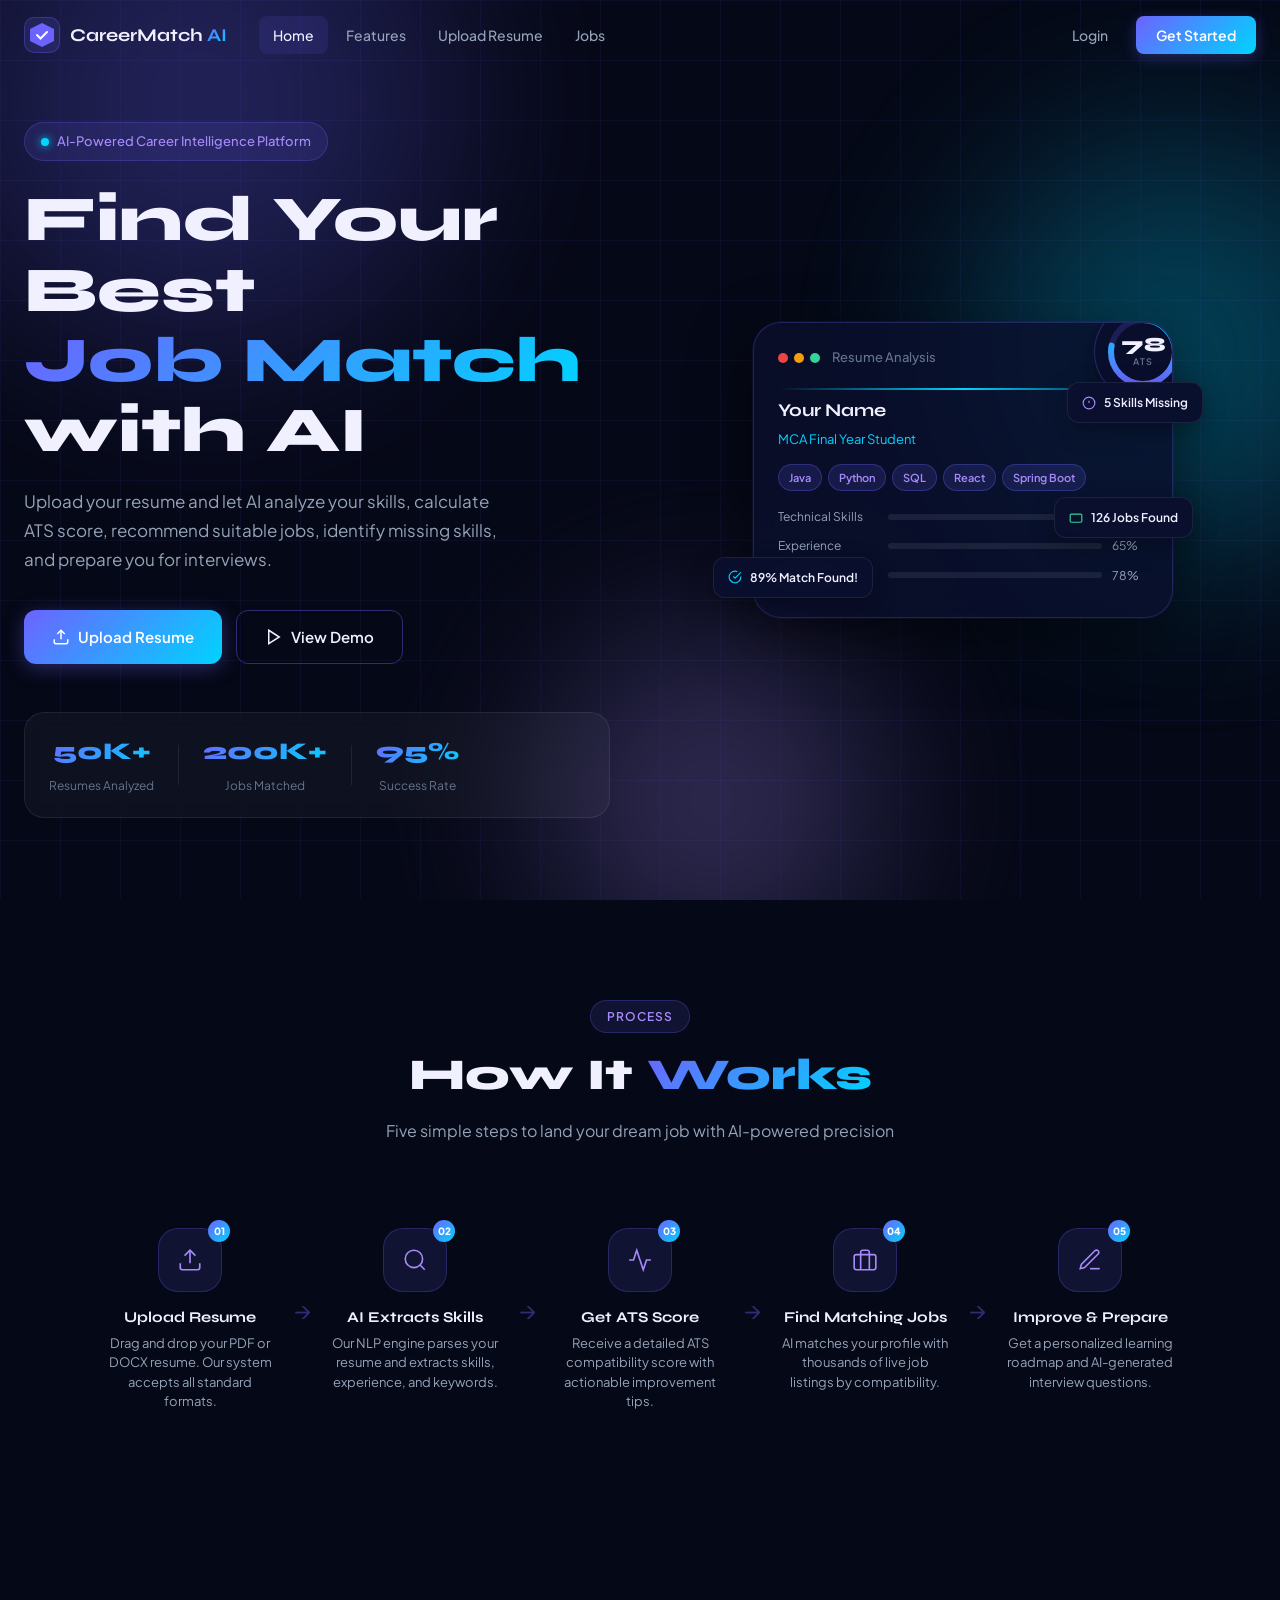
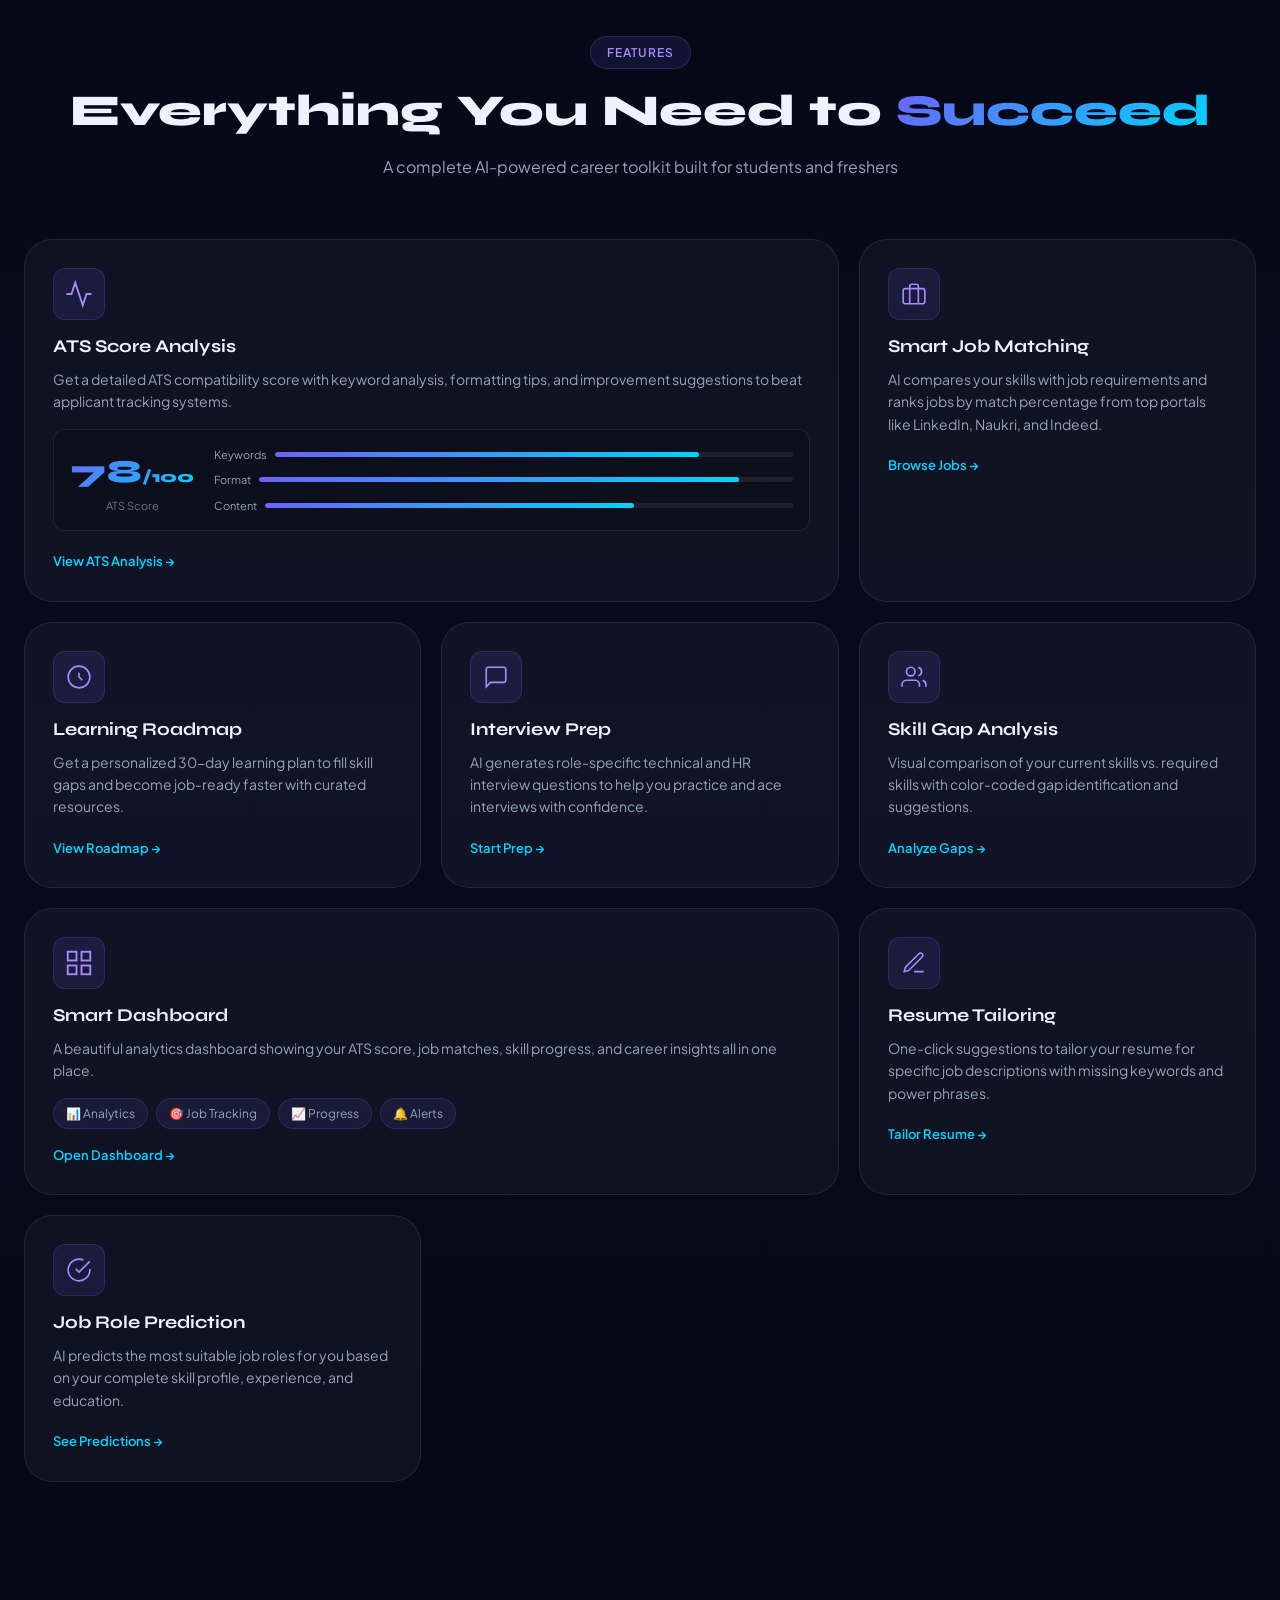
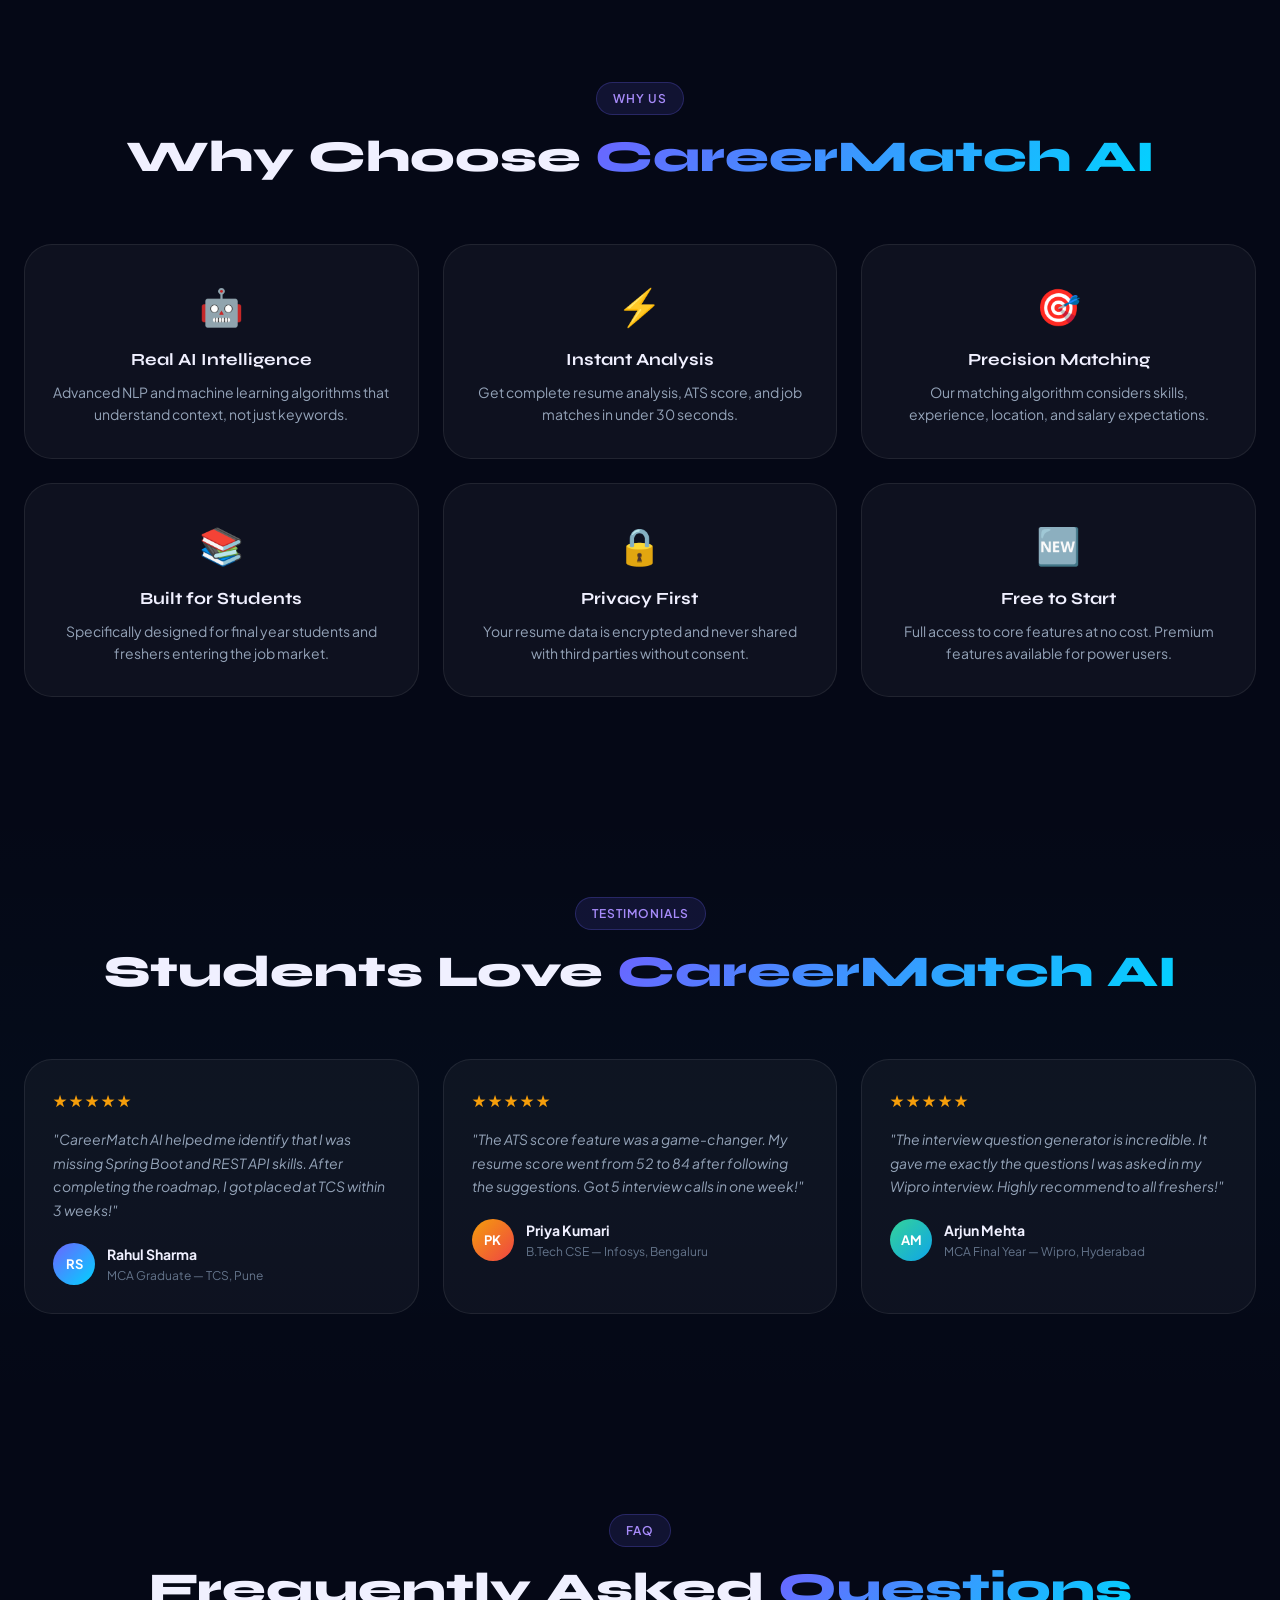
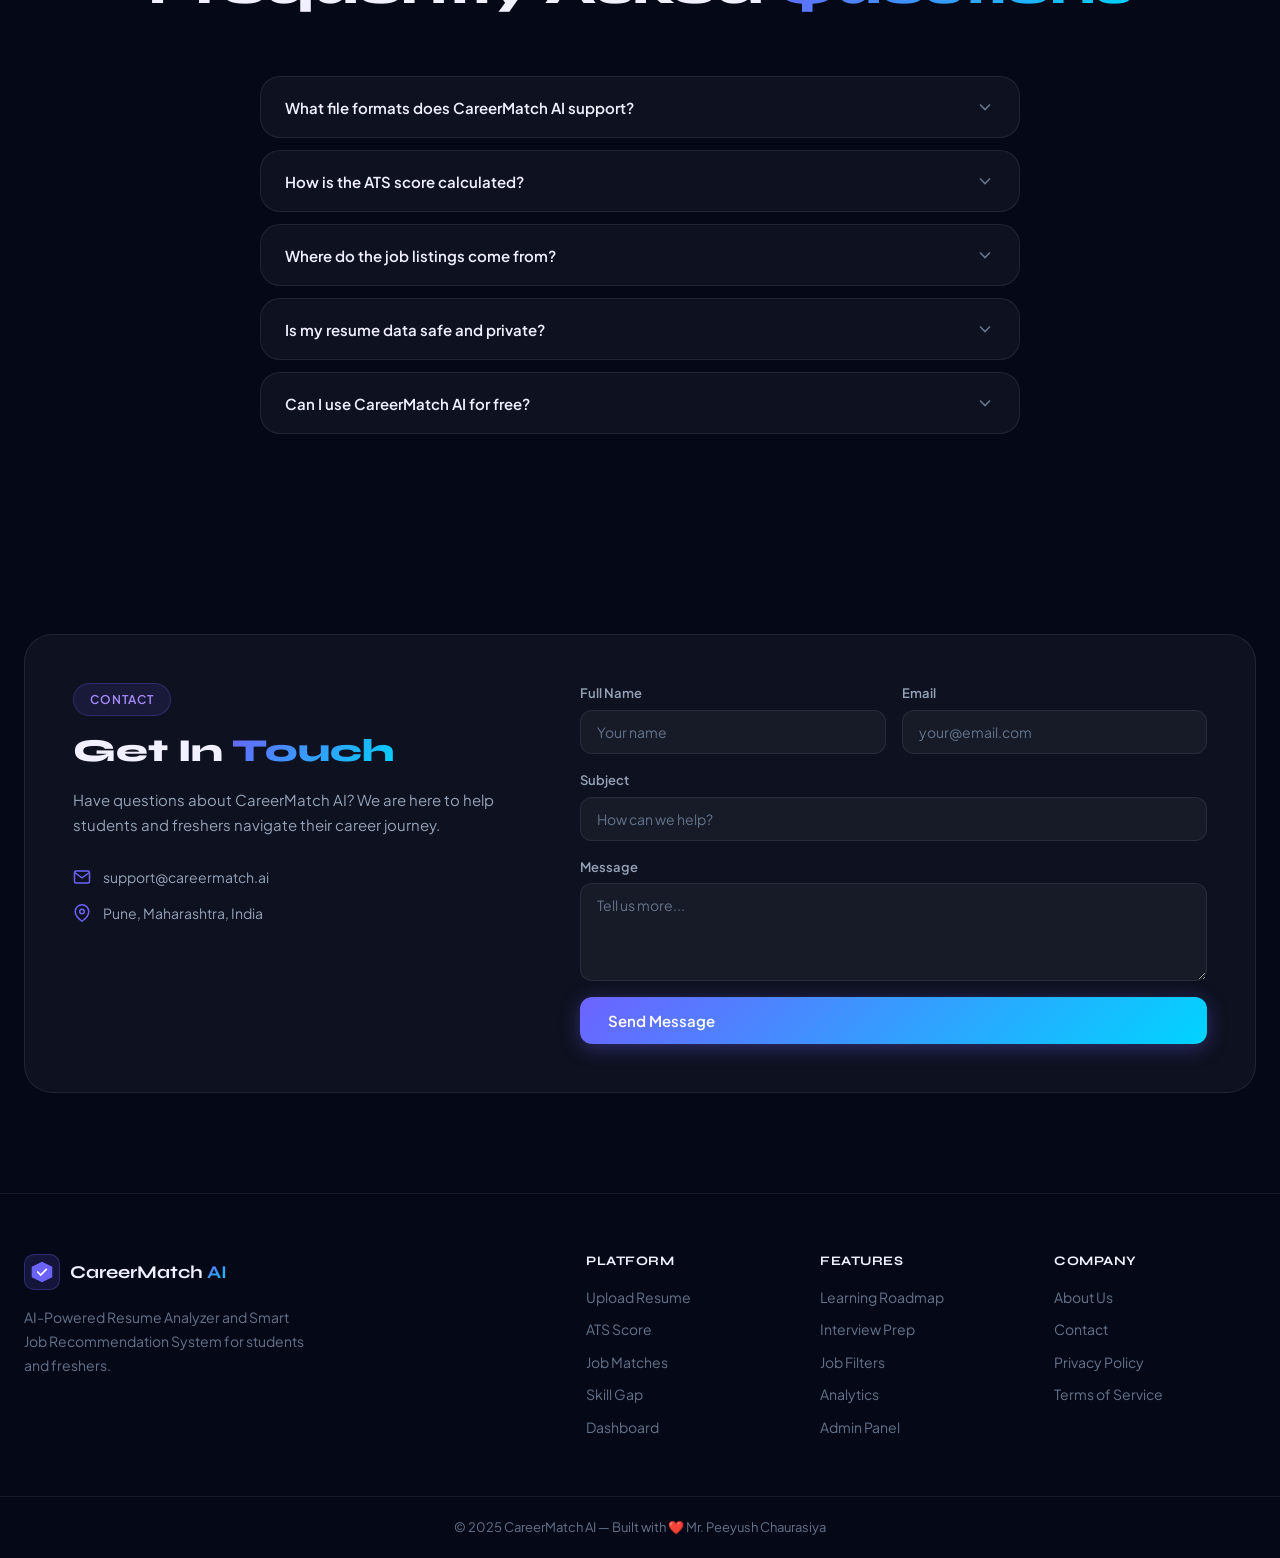
<file: index.html>
<!DOCTYPE html>
<html lang="en">

<head>
  <meta charset="UTF-8" />
  <meta name="viewport" content="width=device-width, initial-scale=1.0" />
  <title>CareerMatch AI — AI-Powered Resume Analyzer &amp; Job Recommender</title>
  <link rel="preconnect" href="https://fonts.googleapis.com" />
  <link
    href="https://fonts.googleapis.com/css2?family=Syne:wght@400;600;700;800&family=Plus+Jakarta+Sans:wght@300;400;500;600;700&display=swap"
    rel="stylesheet" />
  <link rel="stylesheet" href="styles.css" />
</head>

<body>
  <nav class="navbar" id="navbar">
    <div class="nav-container">
      <a href="index.html" class="nav-logo">
        <div class="logo-icon"><svg width="28" height="28" viewBox="0 0 28 28" fill="none">
            <path d="M14 2L26 8V20L14 26L2 20V8L14 2Z" fill="url(#lg1)" />
            <path d="M9 14L12.5 17.5L19 11" stroke="white" stroke-width="2" stroke-linecap="round" />
            <defs>
              <linearGradient id="lg1" x1="2" y1="2" x2="26" y2="26">
                <stop stop-color="#6C63FF" />
                <stop offset="1" stop-color="#00D4FF" />
              </linearGradient>
            </defs>
          </svg></div>
        <span class="logo-text">CareerMatch <span class="logo-ai">AI</span></span>
      </a>
      <ul class="nav-links" id="navLinks">
        <li><a href="index.html" class="nav-link active">Home</a></li>
        <li><a href="#features" class="nav-link">Features</a></li>
        <li><a href="resume-upload.html" class="nav-link">Upload Resume</a></li>
        <li><a href="jobs.html" class="nav-link">Jobs</a></li>
        <li><a href="dashboard.html" class="nav-link">Dashboard</a></li>
      </ul>
      <div class="nav-actions">
        <a href="auth.html" class="btn-ghost">Login</a>
        <a href="auth.html" class="btn-primary-sm">Get Started</a>
      </div>
      <button class="hamburger" id="hamburger" aria-label="Menu"><span></span><span></span><span></span></button>
    </div>
  </nav>

  <section class="hero">
    <div class="hero-bg">
      <div class="orb orb-1"></div>
      <div class="orb orb-2"></div>
      <div class="orb orb-3"></div>
      <div class="grid-overlay"></div>
    </div>
    <div class="hero-container">
      <div class="hero-content">
        <div class="hero-badge"><span class="badge-dot"></span>AI-Powered Career Intelligence Platform</div>
        <h1 class="hero-title">Find Your Best<br /><span class="gradient-text">Job Match</span><br />with AI</h1>
        <p class="hero-subtitle">Upload your resume and let AI analyze your skills, calculate ATS score, recommend
          suitable jobs, identify missing skills, and prepare you for interviews.</p>
        <div class="hero-actions">
          <a href="resume-upload.html" class="btn-primary">
            <svg width="18" height="18" viewBox="0 0 24 24" fill="none" stroke="currentColor" stroke-width="2">
              <path d="M21 15v4a2 2 0 01-2 2H5a2 2 0 01-2-2v-4" />
              <polyline points="17 8 12 3 7 8" />
              <line x1="12" y1="3" x2="12" y2="15" />
            </svg>
            Upload Resume
          </a>
          <a href="dashboard.html" class="btn-outline">
            <svg width="18" height="18" viewBox="0 0 24 24" fill="none" stroke="currentColor" stroke-width="2">
              <polygon points="5 3 19 12 5 21 5 3" />
            </svg>
            View Demo
          </a>
        </div>
        <div class="hero-stats">
          <div class="stat-item"><span class="stat-num">50K+</span><span class="stat-label">Resumes Analyzed</span>
          </div>
          <div class="stat-divider"></div>
          <div class="stat-item"><span class="stat-num">200K+</span><span class="stat-label">Jobs Matched</span></div>
          <div class="stat-divider"></div>
          <div class="stat-item"><span class="stat-num">95%</span><span class="stat-label">Success Rate</span></div>
        </div>
      </div>
      <div class="hero-visual">
        <div class="resume-scanner">
          <div class="scanner-card">
            <div class="scanner-header">
              <div class="scanner-dots"><span></span><span></span><span></span></div>
              <span class="scanner-title">Resume Analysis</span>
            </div>
            <div class="scanner-body">
              <div class="scan-line"></div>
              <div class="resume-preview">
                <div class="rp-name">Your Name</div>
                <div class="rp-role">MCA Final Year Student</div>
                <div class="rp-skills">
                  <span class="skill-chip">Java</span><span class="skill-chip">Python</span><span
                    class="skill-chip">SQL</span><span class="skill-chip">React</span><span class="skill-chip">Spring
                    Boot</span>
                </div>
                <div class="rp-bars">
                  <div class="rp-bar-row"><span>Technical Skills</span>
                    <div class="rp-bar">
                      <div class="rp-fill" style="width:82%"></div>
                    </div><span>82%</span>
                  </div>
                  <div class="rp-bar-row"><span>Experience</span>
                    <div class="rp-bar">
                      <div class="rp-fill" style="width:65%"></div>
                    </div><span>65%</span>
                  </div>
                  <div class="rp-bar-row"><span>Keywords</span>
                    <div class="rp-bar">
                      <div class="rp-fill" style="width:78%"></div>
                    </div><span>78%</span>
                  </div>
                </div>
              </div>
            </div>
            <div class="ats-badge">
              <div class="ats-ring">
                <svg viewBox="0 0 80 80">
                  <circle cx="40" cy="40" r="32" fill="none" stroke="rgba(108,99,255,0.2)" stroke-width="6" />
                  <circle cx="40" cy="40" r="32" fill="none" stroke="url(#ag)" stroke-width="6" stroke-dasharray="201"
                    stroke-dashoffset="44" stroke-linecap="round" transform="rotate(-90 40 40)" />
                  <defs>
                    <linearGradient id="ag" x1="0%" y1="0%" x2="100%" y2="0%">
                      <stop offset="0%" stop-color="#6C63FF" />
                      <stop offset="100%" stop-color="#00D4FF" />
                    </linearGradient>
                  </defs>
                </svg>
                <div class="ats-score-text"><span class="ats-num">78</span><span class="ats-label">ATS</span></div>
              </div>
            </div>
          </div>
          <div class="floating-card fc-1"><svg width="14" height="14" viewBox="0 0 24 24" fill="none" stroke="#00D4FF"
              stroke-width="2">
              <path d="M22 11.08V12a10 10 0 11-5.93-9.14" />
              <polyline points="22 4 12 14.01 9 11.01" />
            </svg><span>89% Match Found!</span></div>
          <div class="floating-card fc-2"><svg width="14" height="14" viewBox="0 0 24 24" fill="none" stroke="#A78BFA"
              stroke-width="2">
              <circle cx="12" cy="12" r="10" />
              <line x1="12" y1="8" x2="12" y2="12" />
            </svg><span>5 Skills Missing</span></div>
          <div class="floating-card fc-3"><svg width="14" height="14" viewBox="0 0 24 24" fill="none" stroke="#34D399"
              stroke-width="2">
              <rect x="2" y="7" width="20" height="14" rx="2" />
            </svg><span>126 Jobs Found</span></div>
        </div>
      </div>
    </div>
  </section>

  <section class="how-it-works" id="how-it-works">
    <div class="section-container">
      <div class="section-header">
        <div class="section-badge">Process</div>
        <h2 class="section-title">How It <span class="gradient-text">Works</span></h2>
        <p class="section-subtitle">Five simple steps to land your dream job with AI-powered precision</p>
      </div>
      <div class="steps-flow">
        <div class="step-item">
          <div class="step-icon-wrap">
            <div class="step-icon"><svg width="26" height="26" viewBox="0 0 24 24" fill="none" stroke="currentColor"
                stroke-width="1.5">
                <path d="M21 15v4a2 2 0 01-2 2H5a2 2 0 01-2-2v-4" />
                <polyline points="17 8 12 3 7 8" />
                <line x1="12" y1="3" x2="12" y2="15" />
              </svg></div>
            <div class="step-num">01</div>
          </div>
          <h3>Upload Resume</h3>
          <p>Drag and drop your PDF or DOCX resume. Our system accepts all standard formats.</p>
        </div>
        <div class="step-arrow">&#8594;</div>
        <div class="step-item">
          <div class="step-icon-wrap">
            <div class="step-icon"><svg width="26" height="26" viewBox="0 0 24 24" fill="none" stroke="currentColor"
                stroke-width="1.5">
                <circle cx="11" cy="11" r="8" />
                <line x1="21" y1="21" x2="16.65" y2="16.65" />
              </svg></div>
            <div class="step-num">02</div>
          </div>
          <h3>AI Extracts Skills</h3>
          <p>Our NLP engine parses your resume and extracts skills, experience, and keywords.</p>
        </div>
        <div class="step-arrow">&#8594;</div>
        <div class="step-item">
          <div class="step-icon-wrap">
            <div class="step-icon"><svg width="26" height="26" viewBox="0 0 24 24" fill="none" stroke="currentColor"
                stroke-width="1.5">
                <polyline points="22 12 18 12 15 21 9 3 6 12 2 12" />
              </svg></div>
            <div class="step-num">03</div>
          </div>
          <h3>Get ATS Score</h3>
          <p>Receive a detailed ATS compatibility score with actionable improvement tips.</p>
        </div>
        <div class="step-arrow">&#8594;</div>
        <div class="step-item">
          <div class="step-icon-wrap">
            <div class="step-icon"><svg width="26" height="26" viewBox="0 0 24 24" fill="none" stroke="currentColor"
                stroke-width="1.5">
                <rect x="2" y="7" width="20" height="14" rx="2" />
                <path d="M16 21V5a2 2 0 00-2-2h-4a2 2 0 00-2 2v16" />
              </svg></div>
            <div class="step-num">04</div>
          </div>
          <h3>Find Matching Jobs</h3>
          <p>AI matches your profile with thousands of live job listings by compatibility.</p>
        </div>
        <div class="step-arrow">&#8594;</div>
        <div class="step-item">
          <div class="step-icon-wrap">
            <div class="step-icon"><svg width="26" height="26" viewBox="0 0 24 24" fill="none" stroke="currentColor"
                stroke-width="1.5">
                <path d="M12 20h9" />
                <path d="M16.5 3.5a2.121 2.121 0 013 3L7 19l-4 1 1-4L16.5 3.5z" />
              </svg></div>
            <div class="step-num">05</div>
          </div>
          <h3>Improve &amp; Prepare</h3>
          <p>Get a personalized learning roadmap and AI-generated interview questions.</p>
        </div>
      </div>
    </div>
  </section>

  <section class="features" id="features">
    <div class="section-container">
      <div class="section-header">
        <div class="section-badge">Features</div>
        <h2 class="section-title">Everything You Need to <span class="gradient-text">Succeed</span></h2>
        <p class="section-subtitle">A complete AI-powered career toolkit built for students and freshers</p>
      </div>
      <div class="features-grid">
        <div class="feature-card feature-large">
          <div class="feature-icon-wrap"><svg width="30" height="30" viewBox="0 0 24 24" fill="none"
              stroke="currentColor" stroke-width="1.5">
              <polyline points="22 12 18 12 15 21 9 3 6 12 2 12" />
            </svg></div>
          <h3>ATS Score Analysis</h3>
          <p>Get a detailed ATS compatibility score with keyword analysis, formatting tips, and improvement suggestions
            to beat applicant tracking systems.</p>
          <div class="feature-preview">
            <div class="mini-ats">
              <div class="mini-score">78<span>/100</span></div>
              <div class="mini-label">ATS Score</div>
            </div>
            <div class="mini-bars">
              <div class="mini-bar-row"><span>Keywords</span>
                <div class="mini-bar">
                  <div style="width:82%"></div>
                </div>
              </div>
              <div class="mini-bar-row"><span>Format</span>
                <div class="mini-bar">
                  <div style="width:90%"></div>
                </div>
              </div>
              <div class="mini-bar-row"><span>Content</span>
                <div class="mini-bar">
                  <div style="width:70%"></div>
                </div>
              </div>
            </div>
          </div>
          <a href="ats-score.html" class="feature-link">View ATS Analysis &#8594;</a>
        </div>
        <div class="feature-card">
          <div class="feature-icon-wrap"><svg width="26" height="26" viewBox="0 0 24 24" fill="none"
              stroke="currentColor" stroke-width="1.5">
              <rect x="2" y="7" width="20" height="14" rx="2" />
              <path d="M16 21V5a2 2 0 00-2-2h-4a2 2 0 00-2 2v16" />
            </svg></div>
          <h3>Smart Job Matching</h3>
          <p>AI compares your skills with job requirements and ranks jobs by match percentage from top portals like
            LinkedIn, Naukri, and Indeed.</p>
          <a href="jobs.html" class="feature-link">Browse Jobs &#8594;</a>
        </div>
        <div class="feature-card">
          <div class="feature-icon-wrap"><svg width="26" height="26" viewBox="0 0 24 24" fill="none"
              stroke="currentColor" stroke-width="1.5">
              <circle cx="12" cy="12" r="10" />
              <path d="M12 8v4l3 3" />
            </svg></div>
          <h3>Learning Roadmap</h3>
          <p>Get a personalized 30-day learning plan to fill skill gaps and become job-ready faster with curated
            resources.</p>
          <a href="skill-gap.html" class="feature-link">View Roadmap &#8594;</a>
        </div>
        <div class="feature-card">
          <div class="feature-icon-wrap"><svg width="26" height="26" viewBox="0 0 24 24" fill="none"
              stroke="currentColor" stroke-width="1.5">
              <path d="M21 15a2 2 0 01-2 2H7l-4 4V5a2 2 0 012-2h14a2 2 0 012 2z" />
            </svg></div>
          <h3>Interview Prep</h3>
          <p>AI generates role-specific technical and HR interview questions to help you practice and ace interviews
            with confidence.</p>
          <a href="skill-gap.html" class="feature-link">Start Prep &#8594;</a>
        </div>
        <div class="feature-card">
          <div class="feature-icon-wrap"><svg width="26" height="26" viewBox="0 0 24 24" fill="none"
              stroke="currentColor" stroke-width="1.5">
              <path d="M17 21v-2a4 4 0 00-4-4H5a4 4 0 00-4 4v2" />
              <circle cx="9" cy="7" r="4" />
              <path d="M23 21v-2a4 4 0 00-3-3.87" />
              <path d="M16 3.13a4 4 0 010 7.75" />
            </svg></div>
          <h3>Skill Gap Analysis</h3>
          <p>Visual comparison of your current skills vs. required skills with color-coded gap identification and
            suggestions.</p>
          <a href="skill-gap.html" class="feature-link">Analyze Gaps &#8594;</a>
        </div>
        <div class="feature-card feature-large">
          <div class="feature-icon-wrap"><svg width="30" height="30" viewBox="0 0 24 24" fill="none"
              stroke="currentColor" stroke-width="1.5">
              <rect x="3" y="3" width="7" height="7" />
              <rect x="14" y="3" width="7" height="7" />
              <rect x="14" y="14" width="7" height="7" />
              <rect x="3" y="14" width="7" height="7" />
            </svg></div>
          <h3>Smart Dashboard</h3>
          <p>A beautiful analytics dashboard showing your ATS score, job matches, skill progress, and career insights
            all in one place.</p>
          <div class="feature-chips"><span>&#128202; Analytics</span><span>&#127919; Job Tracking</span><span>&#128200;
              Progress</span><span>&#128276; Alerts</span></div>
          <a href="dashboard.html" class="feature-link">Open Dashboard &#8594;</a>
        </div>
        <div class="feature-card">
          <div class="feature-icon-wrap"><svg width="26" height="26" viewBox="0 0 24 24" fill="none"
              stroke="currentColor" stroke-width="1.5">
              <path d="M12 20h9" />
              <path d="M16.5 3.5a2.121 2.121 0 013 3L7 19l-4 1 1-4L16.5 3.5z" />
            </svg></div>
          <h3>Resume Tailoring</h3>
          <p>One-click suggestions to tailor your resume for specific job descriptions with missing keywords and power
            phrases.</p>
          <a href="resume-upload.html" class="feature-link">Tailor Resume &#8594;</a>
        </div>
        <div class="feature-card">
          <div class="feature-icon-wrap"><svg width="26" height="26" viewBox="0 0 24 24" fill="none"
              stroke="currentColor" stroke-width="1.5">
              <path d="M22 11.08V12a10 10 0 11-5.93-9.14" />
              <polyline points="22 4 12 14.01 9 11.01" />
            </svg></div>
          <h3>Job Role Prediction</h3>
          <p>AI predicts the most suitable job roles for you based on your complete skill profile, experience, and
            education.</p>
          <a href="dashboard.html" class="feature-link">See Predictions &#8594;</a>
        </div>
      </div>
    </div>
  </section>

  <section class="why-choose">
    <div class="section-container">
      <div class="section-header">
        <div class="section-badge">Why Us</div>
        <h2 class="section-title">Why Choose <span class="gradient-text">CareerMatch AI</span></h2>
      </div>
      <div class="why-grid">
        <div class="why-card">
          <div class="why-icon">&#129302;</div>
          <h3>Real AI Intelligence</h3>
          <p>Advanced NLP and machine learning algorithms that understand context, not just keywords.</p>
        </div>
        <div class="why-card">
          <div class="why-icon">&#9889;</div>
          <h3>Instant Analysis</h3>
          <p>Get complete resume analysis, ATS score, and job matches in under 30 seconds.</p>
        </div>
        <div class="why-card">
          <div class="why-icon">&#127919;</div>
          <h3>Precision Matching</h3>
          <p>Our matching algorithm considers skills, experience, location, and salary expectations.</p>
        </div>
        <div class="why-card">
          <div class="why-icon">&#128218;</div>
          <h3>Built for Students</h3>
          <p>Specifically designed for final year students and freshers entering the job market.</p>
        </div>
        <div class="why-card">
          <div class="why-icon">&#128274;</div>
          <h3>Privacy First</h3>
          <p>Your resume data is encrypted and never shared with third parties without consent.</p>
        </div>
        <div class="why-card">
          <div class="why-icon">&#127381;</div>
          <h3>Free to Start</h3>
          <p>Full access to core features at no cost. Premium features available for power users.</p>
        </div>
      </div>
    </div>
  </section>

  <section class="testimonials">
    <div class="section-container">
      <div class="section-header">
        <div class="section-badge">Testimonials</div>
        <h2 class="section-title">Students Love <span class="gradient-text">CareerMatch AI</span></h2>
      </div>
      <div class="testimonials-grid">
        <div class="testimonial-card">
          <div class="tcard-stars">&#9733;&#9733;&#9733;&#9733;&#9733;</div>
          <p>"CareerMatch AI helped me identify that I was missing Spring Boot and REST API skills. After completing the
            roadmap, I got placed at TCS within 3 weeks!"</p>
          <div class="tcard-author">
            <div class="tcard-avatar" style="background:linear-gradient(135deg,#6C63FF,#00D4FF)">RS</div>
            <div>
              <div class="tcard-name">Rahul Sharma</div>
              <div class="tcard-role">MCA Graduate &mdash; TCS, Pune</div>
            </div>
          </div>
        </div>
        <div class="testimonial-card">
          <div class="tcard-stars">&#9733;&#9733;&#9733;&#9733;&#9733;</div>
          <p>"The ATS score feature was a game-changer. My resume score went from 52 to 84 after following the
            suggestions. Got 5 interview calls in one week!"</p>
          <div class="tcard-author">
            <div class="tcard-avatar" style="background:linear-gradient(135deg,#F59E0B,#EF4444)">PK</div>
            <div>
              <div class="tcard-name">Priya Kumari</div>
              <div class="tcard-role">B.Tech CSE &mdash; Infosys, Bengaluru</div>
            </div>
          </div>
        </div>
        <div class="testimonial-card">
          <div class="tcard-stars">&#9733;&#9733;&#9733;&#9733;&#9733;</div>
          <p>"The interview question generator is incredible. It gave me exactly the questions I was asked in my Wipro
            interview. Highly recommend to all freshers!"</p>
          <div class="tcard-author">
            <div class="tcard-avatar" style="background:linear-gradient(135deg,#34D399,#0EA5E9)">AM</div>
            <div>
              <div class="tcard-name">Arjun Mehta</div>
              <div class="tcard-role">MCA Final Year &mdash; Wipro, Hyderabad</div>
            </div>
          </div>
        </div>
      </div>
    </div>
  </section>

  <section class="faq">
    <div class="section-container">
      <div class="section-header">
        <div class="section-badge">FAQ</div>
        <h2 class="section-title">Frequently Asked <span class="gradient-text">Questions</span></h2>
      </div>
      <div class="faq-list">
        <div class="faq-item"><button class="faq-question" onclick="toggleFaq(this)">What file formats does CareerMatch
            AI support?<svg width="20" height="20" viewBox="0 0 24 24" fill="none" stroke="currentColor"
              stroke-width="2">
              <polyline points="6 9 12 15 18 9" />
            </svg></button>
          <div class="faq-answer">
            <p>CareerMatch AI supports PDF and DOCX (Microsoft Word) resume formats. We recommend PDF for best parsing
              accuracy. Maximum file size is 5MB.</p>
          </div>
        </div>
        <div class="faq-item"><button class="faq-question" onclick="toggleFaq(this)">How is the ATS score
            calculated?<svg width="20" height="20" viewBox="0 0 24 24" fill="none" stroke="currentColor"
              stroke-width="2">
              <polyline points="6 9 12 15 18 9" />
            </svg></button>
          <div class="faq-answer">
            <p>The ATS score is calculated based on keyword density, formatting compatibility, section completeness,
              action verbs usage, quantifiable achievements, and overall readability by automated systems.</p>
          </div>
        </div>
        <div class="faq-item"><button class="faq-question" onclick="toggleFaq(this)">Where do the job listings come
            from?<svg width="20" height="20" viewBox="0 0 24 24" fill="none" stroke="currentColor" stroke-width="2">
              <polyline points="6 9 12 15 18 9" />
            </svg></button>
          <div class="faq-answer">
            <p>Jobs are aggregated from LinkedIn, Indeed, Naukri, Glassdoor, and company career pages. Our database is
              updated daily with fresh listings from top Indian and global companies.</p>
          </div>
        </div>
        <div class="faq-item"><button class="faq-question" onclick="toggleFaq(this)">Is my resume data safe and
            private?<svg width="20" height="20" viewBox="0 0 24 24" fill="none" stroke="currentColor" stroke-width="2">
              <polyline points="6 9 12 15 18 9" />
            </svg></button>
          <div class="faq-answer">
            <p>All resume data is encrypted using AES-256 encryption. We never share your personal information with
              employers or third parties without your explicit consent.</p>
          </div>
        </div>
        <div class="faq-item"><button class="faq-question" onclick="toggleFaq(this)">Can I use CareerMatch AI for
            free?<svg width="20" height="20" viewBox="0 0 24 24" fill="none" stroke="currentColor" stroke-width="2">
              <polyline points="6 9 12 15 18 9" />
            </svg></button>
          <div class="faq-answer">
            <p>Yes! Core features including resume upload, ATS scoring, skill extraction, and basic job matching are
              completely free. Premium features require a subscription.</p>
          </div>
        </div>
      </div>
    </div>
  </section>

  <section class="contact" id="contact">
    <div class="section-container">
      <div class="contact-wrapper">
        <div class="contact-info">
          <div class="section-badge">Contact</div>
          <h2 class="section-title">Get In <span class="gradient-text">Touch</span></h2>
          <p>Have questions about CareerMatch AI? We are here to help students and freshers navigate their career
            journey.</p>
          <div class="contact-details">
            <div class="contact-item"><svg width="18" height="18" viewBox="0 0 24 24" fill="none" stroke="currentColor"
                stroke-width="2">
                <path d="M4 4h16c1.1 0 2 .9 2 2v12c0 1.1-.9 2-2 2H4c-1.1 0-2-.9-2-2V6c0-1.1.9-2 2-2z" />
                <polyline points="22,6 12,13 2,6" />
              </svg><span>support@careermatch.ai</span></div>
            <div class="contact-item"><svg width="18" height="18" viewBox="0 0 24 24" fill="none" stroke="currentColor"
                stroke-width="2">
                <path d="M21 10c0 7-9 13-9 13s-9-6-9-13a9 9 0 0118 0z" />
                <circle cx="12" cy="10" r="3" />
              </svg><span>Pune, Maharashtra, India</span></div>
          </div>
        </div>
        <form class="contact-form" onsubmit="handleContact(event)">
          <div class="form-row">
            <div class="form-group"><label>Full Name</label><input type="text" placeholder="Your name" required /></div>
            <div class="form-group"><label>Email</label><input type="email" placeholder="your@email.com" required />
            </div>
          </div>
          <div class="form-group"><label>Subject</label><input type="text" placeholder="How can we help?" required />
          </div>
          <div class="form-group"><label>Message</label><textarea rows="4" placeholder="Tell us more..."
              required></textarea></div>
          <button type="submit" class="btn-primary" style="width:100%">Send Message</button>
        </form>
      </div>
    </div>
  </section>

  <footer class="footer">
    <div class="footer-container">
      <div class="footer-brand">
        <a href="index.html" class="nav-logo">
          <div class="logo-icon"><svg width="24" height="24" viewBox="0 0 28 28" fill="none">
              <path d="M14 2L26 8V20L14 26L2 20V8L14 2Z" fill="url(#flg)" />
              <path d="M9 14L12.5 17.5L19 11" stroke="white" stroke-width="2" stroke-linecap="round" />
              <defs>
                <linearGradient id="flg" x1="2" y1="2" x2="26" y2="26">
                  <stop stop-color="#6C63FF" />
                  <stop offset="1" stop-color="#00D4FF" />
                </linearGradient>
              </defs>
            </svg></div><span class="logo-text">CareerMatch <span class="logo-ai">AI</span></span>
        </a>
        <p>AI-Powered Resume Analyzer and Smart Job Recommendation System for students and freshers.</p>
      </div>
      <div class="footer-links">
        <div class="footer-col">
          <h4>Platform</h4><a href="resume-upload.html">Upload Resume</a><a href="ats-score.html">ATS Score</a><a
            href="jobs.html">Job Matches</a><a href="skill-gap.html">Skill Gap</a><a href="dashboard.html">Dashboard</a>
        </div>
        <div class="footer-col">
          <h4>Features</h4><a href="skill-gap.html">Learning Roadmap</a><a href="skill-gap.html">Interview Prep</a><a
            href="jobs.html">Job Filters</a><a href="dashboard.html">Analytics</a><a href="admin.html">Admin Panel</a>
        </div>
        <div class="footer-col">
          <h4>Company</h4><a href="#">About Us</a><a href="#contact">Contact</a><a href="#">Privacy Policy</a><a
            href="#">Terms of Service</a>
        </div>
      </div>
    </div>
    <div class="footer-bottom">
      <p>&#169; 2025 CareerMatch AI &mdash; Built with &#10084;&#65039; Mr. Peeyush Chaurasiya </p>
    </div>
  </footer>
  <div class="toast" id="toast"></div>
  <script src="script.js"></script>
</body>

</html>
</file>
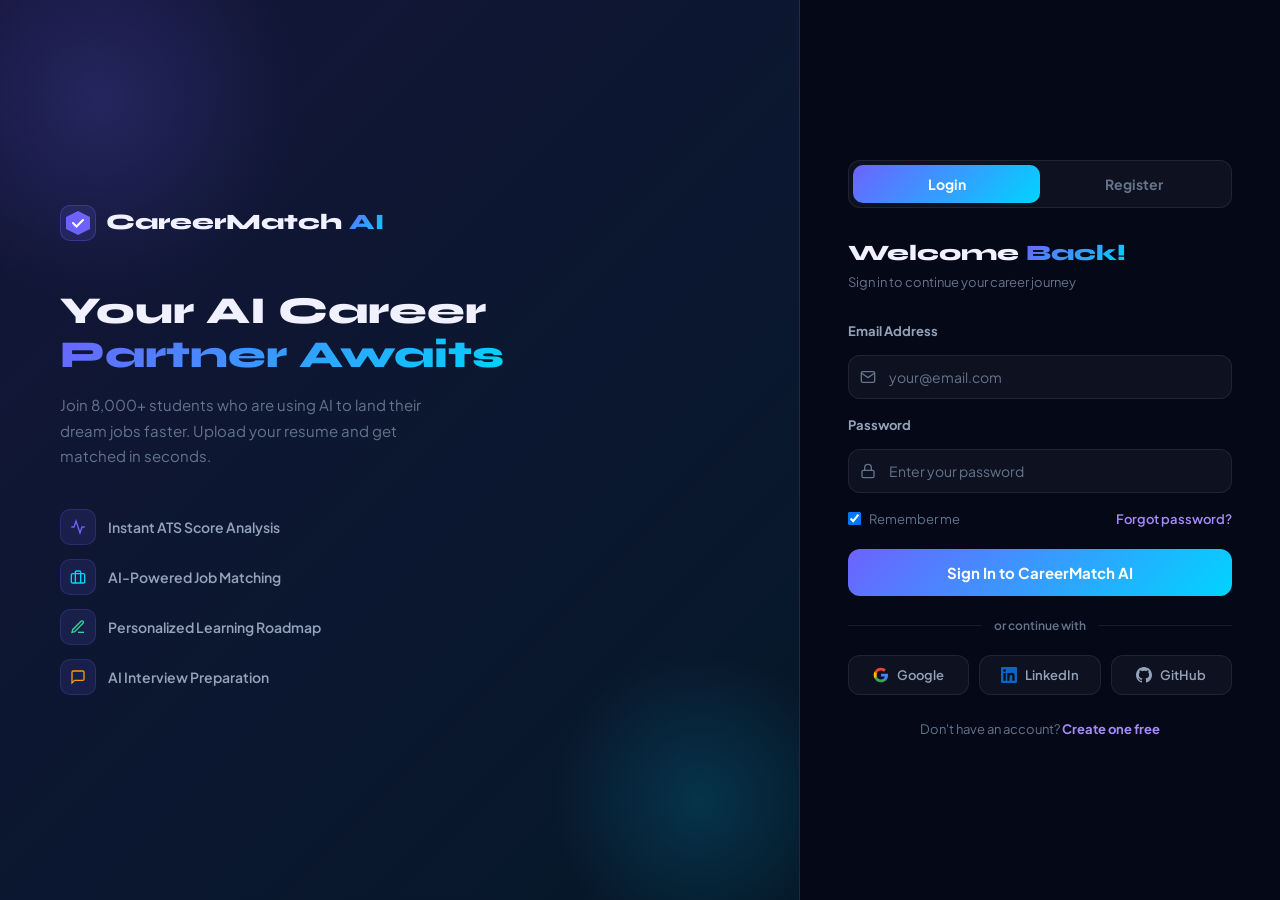
<file: admin.html>
<!DOCTYPE html>
<html lang="en">
<head>
<meta charset="UTF-8"/>
<meta name="viewport" content="width=device-width, initial-scale=1.0"/>
<title>Admin Dashboard — CareerMatch AI</title>
<link rel="preconnect" href="https://fonts.googleapis.com"/>
<link href="https://fonts.googleapis.com/css2?family=Syne:wght@400;600;700;800&family=Plus+Jakarta+Sans:wght@300;400;500;600;700&display=swap" rel="stylesheet"/>
<link rel="stylesheet" href="styles.css"/>
<style>
.admin-layout { display: flex; min-height: 100vh; background: var(--bg-primary); }
.admin-sidebar { width: 240px; background: var(--bg-card); border-right: 1px solid var(--border); padding: 24px 0; position: fixed; top: 0; left: 0; height: 100vh; display: flex; flex-direction: column; z-index: 100; }
.admin-logo { padding: 0 20px 24px; border-bottom: 1px solid var(--border); margin-bottom: 16px; }
.admin-logo .logo-text { font-family: var(--font-display); font-size: 18px; font-weight: 800; }
.admin-logo .admin-badge { display: inline-block; padding: 2px 8px; background: rgba(239,68,68,0.12); border: 1px solid rgba(239,68,68,0.25); border-radius: 100px; font-size: 10px; font-weight: 700; color: var(--accent-red); margin-left: 6px; }
.sidebar-nav { flex: 1; padding: 0 12px; }
.sidebar-section { font-size: 10px; font-weight: 700; color: var(--text-muted); text-transform: uppercase; letter-spacing: 0.8px; padding: 0 8px; margin: 16px 0 6px; }
.sidebar-link { display: flex; align-items: center; gap: 10px; padding: 10px 12px; border-radius: var(--radius-md); font-size: 13px; font-weight: 600; color: var(--text-muted); cursor: pointer; transition: all 0.2s; margin-bottom: 2px; text-decoration: none; }
.sidebar-link:hover { background: rgba(255,255,255,0.04); color: var(--text-primary); }
.sidebar-link.active { background: rgba(108,99,255,0.12); color: var(--accent-violet); }
.sidebar-link .badge { margin-left: auto; padding: 2px 7px; background: rgba(239,68,68,0.15); border-radius: 100px; font-size: 10px; font-weight: 700; color: var(--accent-red); }
.sidebar-footer { padding: 16px 20px; border-top: 1px solid var(--border); }
.admin-user { display: flex; align-items: center; gap: 10px; }
.admin-avatar { width: 32px; height: 32px; border-radius: 50%; background: var(--gradient-main); display: flex; align-items: center; justify-content: center; font-size: 12px; font-weight: 800; color: white; }
.admin-user-info { flex: 1; }
.admin-user-name { font-size: 13px; font-weight: 700; }
.admin-user-role { font-size: 11px; color: var(--text-muted); }
.admin-main { margin-left: 240px; flex: 1; padding: 32px; }
.admin-topbar { display: flex; align-items: center; justify-content: space-between; margin-bottom: 28px; flex-wrap: wrap; gap: 12px; }
.admin-topbar h1 { font-size: 22px; font-weight: 800; }
.admin-topbar p { font-size: 13px; color: var(--text-muted); }
.topbar-actions { display: flex; gap: 10px; align-items: center; }
.date-badge { padding: 7px 14px; background: var(--bg-card); border: 1px solid var(--border); border-radius: var(--radius-md); font-size: 12px; color: var(--text-muted); }
.stats-row { display: grid; grid-template-columns: repeat(4,1fr); gap: 16px; margin-bottom: 24px; }
.stat-card { background: var(--bg-card); border: 1px solid var(--border); border-radius: var(--radius-xl); padding: 20px; }
.stat-card-top { display: flex; align-items: flex-start; justify-content: space-between; margin-bottom: 12px; }
.stat-icon { width: 40px; height: 40px; border-radius: 10px; display: flex; align-items: center; justify-content: center; }
.stat-change { font-size: 11px; font-weight: 700; padding: 3px 8px; border-radius: 100px; }
.stat-change.up { background: rgba(52,211,153,0.12); color: var(--accent-green); }
.stat-change.down { background: rgba(239,68,68,0.12); color: var(--accent-red); }
.stat-num { font-family: var(--font-display); font-size: 28px; font-weight: 800; line-height: 1; margin-bottom: 4px; }
.stat-label { font-size: 12px; color: var(--text-muted); }
.admin-grid { display: grid; grid-template-columns: 1fr 1fr; gap: 20px; margin-bottom: 20px; }
.admin-panel { background: var(--bg-card); border: 1px solid var(--border); border-radius: var(--radius-xl); padding: 22px; }
.admin-panel h3 { font-size: 15px; font-weight: 700; margin-bottom: 18px; display: flex; align-items: center; justify-content: space-between; }
.panel-action { font-size: 12px; color: var(--accent-violet); cursor: pointer; font-weight: 600; }
.chart-bars { display: flex; align-items: flex-end; gap: 8px; height: 120px; }
.chart-bar-wrap { flex: 1; display: flex; flex-direction: column; align-items: center; gap: 6px; height: 100%; justify-content: flex-end; }
.chart-bar { width: 100%; border-radius: 4px 4px 0 0; transition: all 0.3s; cursor: pointer; }
.chart-bar:hover { opacity: 0.8; }
.chart-label { font-size: 10px; color: var(--text-muted); }
.chart-val { font-size: 10px; font-weight: 700; color: var(--text-secondary); }
.donut-wrap { display: flex; align-items: center; gap: 20px; }
.donut-svg { flex-shrink: 0; }
.donut-legend { display: flex; flex-direction: column; gap: 10px; }
.legend-item { display: flex; align-items: center; gap: 8px; font-size: 12px; }
.legend-dot { width: 10px; height: 10px; border-radius: 50%; flex-shrink: 0; }
.legend-label { color: var(--text-muted); }
.legend-val { margin-left: auto; font-weight: 700; font-size: 13px; }
.users-table { width: 100%; border-collapse: collapse; }
.users-table th { font-size: 11px; font-weight: 700; color: var(--text-muted); text-transform: uppercase; letter-spacing: 0.5px; padding: 8px 12px; text-align: left; border-bottom: 1px solid var(--border); }
.users-table td { padding: 11px 12px; font-size: 13px; border-bottom: 1px solid rgba(255,255,255,0.04); }
.users-table tr:last-child td { border-bottom: none; }
.users-table tr:hover td { background: rgba(255,255,255,0.02); }
.user-cell { display: flex; align-items: center; gap: 10px; }
.user-av { width: 28px; height: 28px; border-radius: 50%; display: flex; align-items: center; justify-content: center; font-size: 11px; font-weight: 800; color: white; flex-shrink: 0; }
.user-name { font-weight: 600; }
.user-email { font-size: 11px; color: var(--text-muted); }
.status-pill { padding: 3px 10px; border-radius: 100px; font-size: 11px; font-weight: 700; }
.status-pill.active { background: rgba(52,211,153,0.12); color: var(--accent-green); }
.status-pill.pending { background: rgba(245,158,11,0.12); color: var(--accent-amber); }
.status-pill.inactive { background: rgba(255,255,255,0.06); color: var(--text-muted); }
.activity-list { display: flex; flex-direction: column; gap: 12px; }
.activity-item { display: flex; gap: 12px; align-items: flex-start; }
.activity-icon { width: 32px; height: 32px; border-radius: 8px; display: flex; align-items: center; justify-content: center; font-size: 14px; flex-shrink: 0; }
.activity-content { flex: 1; }
.activity-text { font-size: 13px; font-weight: 600; margin-bottom: 2px; }
.activity-time { font-size: 11px; color: var(--text-muted); }
.system-health { display: grid; grid-template-columns: 1fr 1fr; gap: 12px; }
.health-item { padding: 14px; background: rgba(255,255,255,0.02); border: 1px solid var(--border); border-radius: var(--radius-md); }
.health-label { font-size: 12px; color: var(--text-muted); margin-bottom: 6px; display: flex; justify-content: space-between; }
.health-bar { height: 6px; background: rgba(255,255,255,0.06); border-radius: 3px; overflow: hidden; }
.health-fill { height: 100%; border-radius: 3px; }
.full-panel { grid-column: 1 / -1; }
@media (max-width: 1024px) { .admin-sidebar { display: none; } .admin-main { margin-left: 0; } .stats-row { grid-template-columns: repeat(2,1fr); } .admin-grid { grid-template-columns: 1fr; } }
</style>
</head>
<body>
<div class="admin-layout">
  <!-- SIDEBAR -->
  <aside class="admin-sidebar">
    <div class="admin-logo">
      <div class="logo-text">CareerMatch <span class="logo-ai">AI</span><span class="admin-badge">ADMIN</span></div>
    </div>
    <nav class="sidebar-nav">
      <div class="sidebar-section">Overview</div>
      <a class="sidebar-link active" onclick="showToast('📊 Dashboard loaded')">
        <svg width="16" height="16" viewBox="0 0 24 24" fill="none" stroke="currentColor" stroke-width="2"><rect x="3" y="3" width="7" height="7"/><rect x="14" y="3" width="7" height="7"/><rect x="14" y="14" width="7" height="7"/><rect x="3" y="14" width="7" height="7"/></svg>
        Dashboard
      </a>
      <a class="sidebar-link" onclick="showToast('📈 Loading analytics...')">
        <svg width="16" height="16" viewBox="0 0 24 24" fill="none" stroke="currentColor" stroke-width="2"><polyline points="22 12 18 12 15 21 9 3 6 12 2 12"/></svg>
        Analytics
      </a>

      <div class="sidebar-section">Management</div>
      <a class="sidebar-link" onclick="showToast('👥 Loading users...')">
        <svg width="16" height="16" viewBox="0 0 24 24" fill="none" stroke="currentColor" stroke-width="2"><path d="M17 21v-2a4 4 0 00-4-4H5a4 4 0 00-4 4v2"/><circle cx="9" cy="7" r="4"/><path d="M23 21v-2a4 4 0 00-3-3.87"/><path d="M16 3.13a4 4 0 010 7.75"/></svg>
        Users
        <span class="badge">3</span>
      </a>
      <a class="sidebar-link" onclick="showToast('💼 Loading jobs...')">
        <svg width="16" height="16" viewBox="0 0 24 24" fill="none" stroke="currentColor" stroke-width="2"><rect x="2" y="7" width="20" height="14" rx="2"/><path d="M16 21V5a2 2 0 00-2-2h-4a2 2 0 00-2 2v16"/></svg>
        Job Listings
      </a>
      <a class="sidebar-link" onclick="showToast('📄 Loading resumes...')">
        <svg width="16" height="16" viewBox="0 0 24 24" fill="none" stroke="currentColor" stroke-width="2"><path d="M14 2H6a2 2 0 00-2 2v16a2 2 0 002 2h12a2 2 0 002-2V8z"/><polyline points="14 2 14 8 20 8"/></svg>
        Resumes
      </a>
      <a href="resume-templates.html" class="sidebar-link">
        <svg width="16" height="16" viewBox="0 0 24 24" fill="none" stroke="currentColor" stroke-width="2"><path d="M14 2H6a2 2 0 00-2 2v16a2 2 0 002 2h12a2 2 0 002-2V8z"/><polyline points="14 2 14 8 20 8"/><line x1="16" y1="13" x2="8" y2="13"/><line x1="16" y1="17" x2="8" y2="17"/><line x1="10" y1="9" x2="8" y2="9"/></svg>
        Resume Templates
      </a>
      <a class="sidebar-link" onclick="showToast('🏫 Loading colleges...')">
        <svg width="16" height="16" viewBox="0 0 24 24" fill="none" stroke="currentColor" stroke-width="2"><path d="M3 9l9-7 9 7v11a2 2 0 01-2 2H5a2 2 0 01-2-2z"/><polyline points="9 22 9 12 15 12 15 22"/></svg>
        Colleges
      </a>

      <div class="sidebar-section">System</div>
      <a class="sidebar-link" onclick="showToast('⚙️ Loading settings...')">
        <svg width="16" height="16" viewBox="0 0 24 24" fill="none" stroke="currentColor" stroke-width="2"><circle cx="12" cy="12" r="3"/><path d="M19.07 4.93l-1.41 1.41M4.93 4.93l1.41 1.41M12 2v2M12 20v2M20 12h2M2 12h2M19.07 19.07l-1.41-1.41M4.93 19.07l1.41-1.41"/></svg>
        Settings
      </a>
      <a href="index.html" class="sidebar-link">
        <svg width="16" height="16" viewBox="0 0 24 24" fill="none" stroke="currentColor" stroke-width="2"><path d="M9 21H5a2 2 0 01-2-2V5a2 2 0 012-2h4"/><polyline points="16 17 21 12 16 7"/><line x1="21" y1="12" x2="9" y2="12"/></svg>
        Back to Site
      </a>
    </nav>
    <div class="sidebar-footer">
      <div class="admin-user">
        <div class="admin-avatar">AD</div>
        <div class="admin-user-info">
          <div class="admin-user-name">Admin User</div>
          <div class="admin-user-role">Super Admin</div>
        </div>
      </div>
    </div>
  </aside>

  <!-- MAIN CONTENT -->
  <main class="admin-main">
    <div class="admin-topbar">
      <div>
        <h1>Admin <span class="gradient-text">Dashboard</span></h1>
        <p>Platform overview · Last updated: Today, 10:45 AM</p>
      </div>
      <div class="topbar-actions">
        <span class="date-badge">📅 May 22, 2026</span>
        <button class="btn-primary" style="font-size:13px;padding:9px 18px" onclick="showToast('📊 Generating report...')">Export Report</button>
      </div>
    </div>

    <!-- STATS ROW -->
    <div class="stats-row">
      <div class="stat-card">
        <div class="stat-card-top">
          <div class="stat-icon" style="background:rgba(108,99,255,0.12)"><svg width="18" height="18" viewBox="0 0 24 24" fill="none" stroke="#6C63FF" stroke-width="2"><path d="M17 21v-2a4 4 0 00-4-4H5a4 4 0 00-4 4v2"/><circle cx="9" cy="7" r="4"/><path d="M23 21v-2a4 4 0 00-3-3.87"/><path d="M16 3.13a4 4 0 010 7.75"/></svg></div>
          <span class="stat-change up">↑ 12%</span>
        </div>
        <div class="stat-num" style="background:var(--gradient-main);-webkit-background-clip:text;background-clip:text;-webkit-text-fill-color:transparent">8,432</div>
        <div class="stat-label">Total Students</div>
      </div>
      <div class="stat-card">
        <div class="stat-card-top">
          <div class="stat-icon" style="background:rgba(52,211,153,0.12)"><svg width="18" height="18" viewBox="0 0 24 24" fill="none" stroke="#34D399" stroke-width="2"><rect x="2" y="7" width="20" height="14" rx="2"/><path d="M16 21V5a2 2 0 00-2-2h-4a2 2 0 00-2 2v16"/></svg></div>
          <span class="stat-change up">↑ 8%</span>
        </div>
        <div class="stat-num" style="color:var(--accent-green)">1,247</div>
        <div class="stat-label">Active Job Listings</div>
      </div>
      <div class="stat-card">
        <div class="stat-card-top">
          <div class="stat-icon" style="background:rgba(0,212,255,0.12)"><svg width="18" height="18" viewBox="0 0 24 24" fill="none" stroke="#00D4FF" stroke-width="2"><path d="M14 2H6a2 2 0 00-2 2v16a2 2 0 002 2h12a2 2 0 002-2V8z"/><polyline points="14 2 14 8 20 8"/></svg></div>
          <span class="stat-change up">↑ 23%</span>
        </div>
        <div class="stat-num" style="color:var(--accent-cyan)">3,891</div>
        <div class="stat-label">Resumes Analyzed</div>
      </div>
      <div class="stat-card">
        <div class="stat-card-top">
          <div class="stat-icon" style="background:rgba(245,158,11,0.12)"><svg width="18" height="18" viewBox="0 0 24 24" fill="none" stroke="#F59E0B" stroke-width="2"><polyline points="22 12 18 12 15 21 9 3 6 12 2 12"/></svg></div>
          <span class="stat-change up">↑ 31%</span>
        </div>
        <div class="stat-num" style="color:var(--accent-amber)">642</div>
        <div class="stat-label">Placements This Month</div>
      </div>
    </div>

    <!-- CHARTS ROW -->
    <div class="admin-grid">
      <!-- BAR CHART: Monthly Registrations -->
      <div class="admin-panel">
        <h3>Monthly Registrations <span class="panel-action" onclick="showToast('📈 Viewing full chart...')">View All</span></h3>
        <div class="chart-bars">
          <div class="chart-bar-wrap"><div class="chart-val">420</div><div class="chart-bar" style="height:42%;background:linear-gradient(to top,#6C63FF,#A78BFA)" title="420"></div><div class="chart-label">Dec</div></div>
          <div class="chart-bar-wrap"><div class="chart-val">510</div><div class="chart-bar" style="height:51%;background:linear-gradient(to top,#6C63FF,#A78BFA)"></div><div class="chart-label">Jan</div></div>
          <div class="chart-bar-wrap"><div class="chart-val">480</div><div class="chart-bar" style="height:48%;background:linear-gradient(to top,#6C63FF,#A78BFA)"></div><div class="chart-label">Feb</div></div>
          <div class="chart-bar-wrap"><div class="chart-val">620</div><div class="chart-bar" style="height:62%;background:linear-gradient(to top,#6C63FF,#A78BFA)"></div><div class="chart-label">Mar</div></div>
          <div class="chart-bar-wrap"><div class="chart-val">750</div><div class="chart-bar" style="height:75%;background:linear-gradient(to top,#6C63FF,#A78BFA)"></div><div class="chart-label">Apr</div></div>
          <div class="chart-bar-wrap"><div class="chart-val">890</div><div class="chart-bar" style="height:89%;background:linear-gradient(to top,#00D4FF,#6C63FF)"></div><div class="chart-label">May</div></div>
        </div>
      </div>

      <!-- DONUT: Placement by Domain -->
      <div class="admin-panel">
        <h3>Placements by Domain <span class="panel-action" onclick="showToast('📊 Viewing breakdown...')">Details</span></h3>
        <div class="donut-wrap">
          <svg class="donut-svg" width="110" height="110" viewBox="0 0 110 110">
            <circle cx="55" cy="55" r="40" fill="none" stroke="rgba(108,99,255,0.15)" stroke-width="18"/>
            <!-- Java: 38% -->
            <circle cx="55" cy="55" r="40" fill="none" stroke="#6C63FF" stroke-width="18" stroke-dasharray="95.3 156.7" stroke-dashoffset="0" transform="rotate(-90 55 55)"/>
            <!-- Python: 24% -->
            <circle cx="55" cy="55" r="40" fill="none" stroke="#00D4FF" stroke-width="18" stroke-dasharray="60.3 191.7" stroke-dashoffset="-95.3" transform="rotate(-90 55 55)"/>
            <!-- Web: 20% -->
            <circle cx="55" cy="55" r="40" fill="none" stroke="#34D399" stroke-width="18" stroke-dasharray="50.3 201.7" stroke-dashoffset="-155.6" transform="rotate(-90 55 55)"/>
            <!-- Data: 18% -->
            <circle cx="55" cy="55" r="40" fill="none" stroke="#F59E0B" stroke-width="18" stroke-dasharray="45.2 206.8" stroke-dashoffset="-205.9" transform="rotate(-90 55 55)"/>
            <text x="55" y="51" text-anchor="middle" fill="white" font-size="14" font-weight="800" font-family="Syne">642</text>
            <text x="55" y="64" text-anchor="middle" fill="#64748B" font-size="9">placed</text>
          </svg>
          <div class="donut-legend">
            <div class="legend-item"><div class="legend-dot" style="background:#6C63FF"></div><span class="legend-label">Java Dev</span><span class="legend-val">38%</span></div>
            <div class="legend-item"><div class="legend-dot" style="background:#00D4FF"></div><span class="legend-label">Python Dev</span><span class="legend-val">24%</span></div>
            <div class="legend-item"><div class="legend-dot" style="background:#34D399"></div><span class="legend-label">Web Dev</span><span class="legend-val">20%</span></div>
            <div class="legend-item"><div class="legend-dot" style="background:#F59E0B"></div><span class="legend-label">Data Analyst</span><span class="legend-val">18%</span></div>
          </div>
        </div>
      </div>

      <!-- RECENT USERS TABLE -->
      <div class="admin-panel full-panel">
        <h3>Recent Student Registrations <span class="panel-action" onclick="showToast('👥 Loading all users...')">View All Users</span></h3>
        <table class="users-table">
          <thead><tr><th>Student</th><th>College</th><th>Branch</th><th>ATS Score</th><th>Status</th><th>Joined</th></tr></thead>
          <tbody>
            <tr>
              <td><div class="user-cell"><div class="user-av" style="background:linear-gradient(135deg,#6C63FF,#00D4FF)">RK</div><div><div class="user-name">Rahul Kumar</div><div class="user-email">rahul.k@example.com</div></div></div></td>
              <td>VIT Pune</td><td>CSE</td><td><span style="color:var(--accent-green);font-weight:700">78/100</span></td>
              <td><span class="status-pill active">Active</span></td><td>Today</td>
            </tr>
            <tr>
              <td><div class="user-cell"><div class="user-av" style="background:linear-gradient(135deg,#F59E0B,#EF4444)">PS</div><div><div class="user-name">Priya Sharma</div><div class="user-email">priya.s@example.com</div></div></div></td>
              <td>COEP Pune</td><td>IT</td><td><span style="color:var(--accent-amber);font-weight:700">65/100</span></td>
              <td><span class="status-pill active">Active</span></td><td>Yesterday</td>
            </tr>
            <tr>
              <td><div class="user-cell"><div class="user-av" style="background:linear-gradient(135deg,#34D399,#0EA5E9)">AM</div><div><div class="user-name">Arjun Mehta</div><div class="user-email">arjun.m@example.com</div></div></div></td>
              <td>PICT Pune</td><td>CSE</td><td><span style="color:var(--accent-green);font-weight:700">82/100</span></td>
              <td><span class="status-pill pending">Pending</span></td><td>2 days ago</td>
            </tr>
            <tr>
              <td><div class="user-cell"><div class="user-av" style="background:linear-gradient(135deg,#EC4899,#8B5CF6)">SJ</div><div><div class="user-name">Sneha Joshi</div><div class="user-email">sneha.j@example.com</div></div></div></td>
              <td>MIT Pune</td><td>ECE</td><td><span style="color:var(--accent-red);font-weight:700">54/100</span></td>
              <td><span class="status-pill inactive">Inactive</span></td><td>3 days ago</td>
            </tr>
            <tr>
              <td><div class="user-cell"><div class="user-av" style="background:linear-gradient(135deg,#0EA5E9,#6C63FF)">VP</div><div><div class="user-name">Vikram Patil</div><div class="user-email">vikram.p@example.com</div></div></div></td>
              <td>SPPU Pune</td><td>MCA</td><td><span style="color:var(--accent-green);font-weight:700">71/100</span></td>
              <td><span class="status-pill active">Active</span></td><td>4 days ago</td>
            </tr>
          </tbody>
        </table>
      </div>

      <!-- ACTIVITY FEED -->
      <div class="admin-panel">
        <h3>Recent Activity <span class="panel-action" onclick="showToast('📋 Loading full log...')">View Log</span></h3>
        <div class="activity-list">
          <div class="activity-item"><div class="activity-icon" style="background:rgba(52,211,153,0.12)">✅</div><div class="activity-content"><div class="activity-text">Rahul Kumar applied to TCS Java Developer</div><div class="activity-time">2 minutes ago</div></div></div>
          <div class="activity-item"><div class="activity-icon" style="background:rgba(108,99,255,0.12)">📄</div><div class="activity-content"><div class="activity-text">Priya Sharma uploaded new resume (v2)</div><div class="activity-time">15 minutes ago</div></div></div>
          <div class="activity-item"><div class="activity-icon" style="background:rgba(0,212,255,0.12)">🏢</div><div class="activity-content"><div class="activity-text">Infosys posted 5 new job listings</div><div class="activity-time">1 hour ago</div></div></div>
          <div class="activity-item"><div class="activity-icon" style="background:rgba(245,158,11,0.12)">🎓</div><div class="activity-content"><div class="activity-text">Arjun Mehta completed skill gap analysis</div><div class="activity-time">2 hours ago</div></div></div>
          <div class="activity-item"><div class="activity-icon" style="background:rgba(239,68,68,0.12)">⚠️</div><div class="activity-content"><div class="activity-text">3 new user reports flagged for review</div><div class="activity-time">3 hours ago</div></div></div>
          <div class="activity-item"><div class="activity-icon" style="background:rgba(52,211,153,0.12)">🎉</div><div class="activity-content"><div class="activity-text">Vikram Patil accepted offer at Wipro</div><div class="activity-time">5 hours ago</div></div></div>
        </div>
      </div>

      <!-- SYSTEM HEALTH -->
      <div class="admin-panel">
        <h3>System Health <span class="panel-action" onclick="showToast('🔧 Opening system monitor...')">Monitor</span></h3>
        <div class="system-health">
          <div class="health-item">
            <div class="health-label"><span>API Server</span><span style="color:var(--accent-green);font-weight:700">98%</span></div>
            <div class="health-bar"><div class="health-fill" style="width:98%;background:linear-gradient(135deg,#34D399,#0EA5E9)"></div></div>
          </div>
          <div class="health-item">
            <div class="health-label"><span>AI Engine</span><span style="color:var(--accent-green);font-weight:700">95%</span></div>
            <div class="health-bar"><div class="health-fill" style="width:95%;background:linear-gradient(135deg,#34D399,#0EA5E9)"></div></div>
          </div>
          <div class="health-item">
            <div class="health-label"><span>Database</span><span style="color:var(--accent-amber);font-weight:700">72%</span></div>
            <div class="health-bar"><div class="health-fill" style="width:72%;background:linear-gradient(135deg,#F59E0B,#EF4444)"></div></div>
          </div>
          <div class="health-item">
            <div class="health-label"><span>Storage</span><span style="color:var(--accent-amber);font-weight:700">68%</span></div>
            <div class="health-bar"><div class="health-fill" style="width:68%;background:linear-gradient(135deg,#F59E0B,#EF4444)"></div></div>
          </div>
          <div class="health-item">
            <div class="health-label"><span>CDN</span><span style="color:var(--accent-green);font-weight:700">100%</span></div>
            <div class="health-bar"><div class="health-fill" style="width:100%;background:linear-gradient(135deg,#34D399,#0EA5E9)"></div></div>
          </div>
          <div class="health-item">
            <div class="health-label"><span>Email Service</span><span style="color:var(--accent-green);font-weight:700">99%</span></div>
            <div class="health-bar"><div class="health-fill" style="width:99%;background:linear-gradient(135deg,#34D399,#0EA5E9)"></div></div>
          </div>
        </div>
      </div>
    </div>
  </main>
</div>

<div class="toast" id="toast"></div>
<script src="script.js"></script>
</body>
</html>
</file>
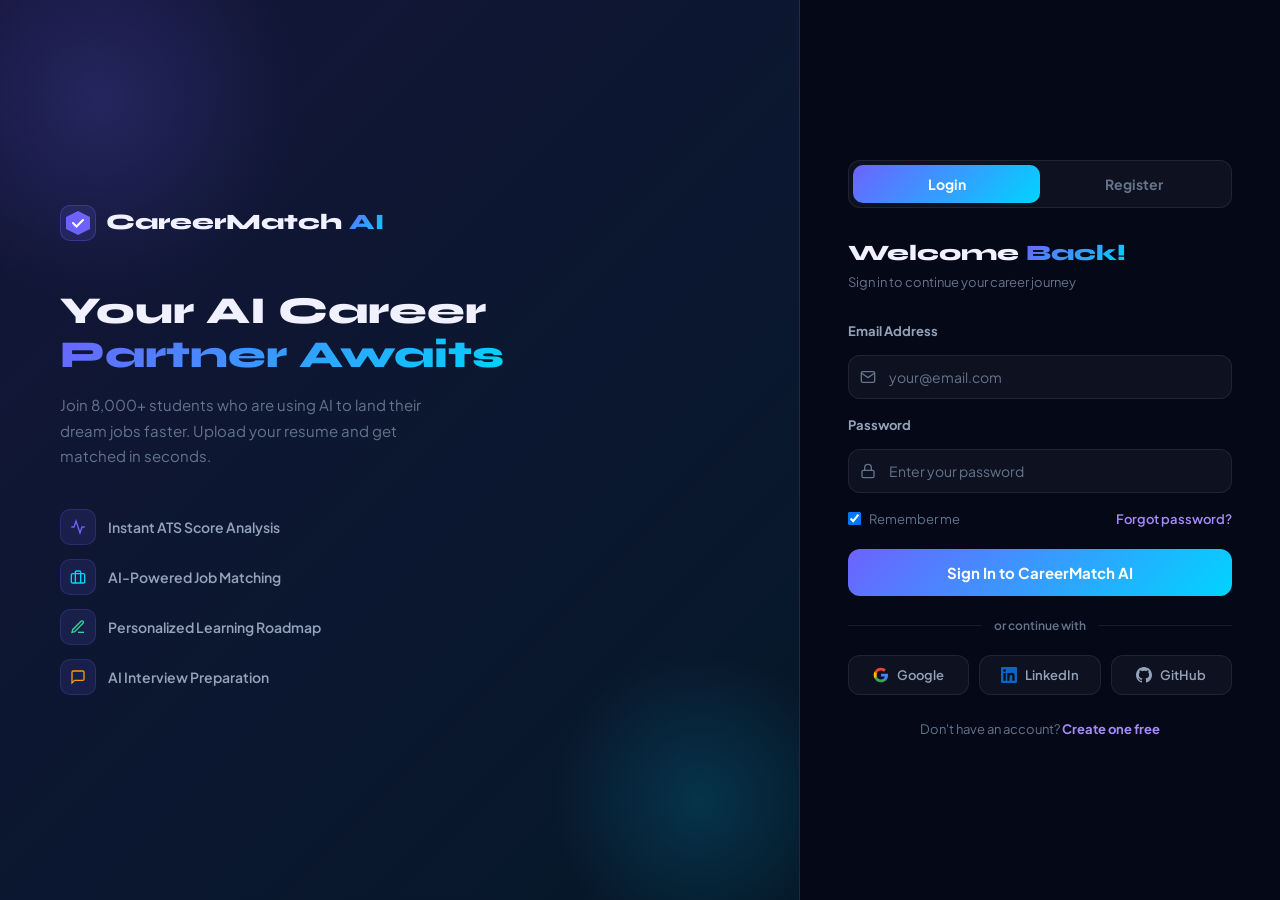
<file: ats-score.html>
<!DOCTYPE html>
<html lang="en">
<head>
<meta charset="UTF-8"/>
<meta name="viewport" content="width=device-width, initial-scale=1.0"/>
<title>ATS Score Analysis — CareerMatch AI</title>
<link rel="preconnect" href="https://fonts.googleapis.com"/>
<link href="https://fonts.googleapis.com/css2?family=Syne:wght@400;600;700;800&family=Plus+Jakarta+Sans:wght@300;400;500;600;700&display=swap" rel="stylesheet"/>
<link rel="stylesheet" href="styles.css"/>
<style>
.ats-page { min-height: 100vh; background: var(--bg-primary); padding-top: 80px; }
.ats-container { max-width: 1100px; margin: 0 auto; padding: 48px 24px; }
.ats-header { display: flex; align-items: center; justify-content: space-between; margin-bottom: 36px; flex-wrap: wrap; gap: 16px; }
.ats-header h1 { font-size: 28px; font-weight: 800; }
.ats-header p { font-size: 14px; color: var(--text-muted); margin-top: 4px; }
.ats-top-grid { display: grid; grid-template-columns: 320px 1fr; gap: 24px; margin-bottom: 24px; }
.score-hero { background: var(--bg-card); border: 1px solid var(--border); border-radius: var(--radius-xl); padding: 32px; display: flex; flex-direction: column; align-items: center; text-align: center; }
.big-circle { position: relative; width: 180px; height: 180px; margin: 0 auto 24px; }
.big-circle svg { width: 180px; height: 180px; }
.big-circle-center { position: absolute; inset: 0; display: flex; flex-direction: column; align-items: center; justify-content: center; }
.big-score { font-family: var(--font-display); font-size: 52px; font-weight: 800; background: var(--gradient-main); -webkit-background-clip: text; background-clip: text; -webkit-text-fill-color: transparent; line-height: 1; }
.big-score-label { font-size: 13px; color: var(--text-muted); margin-top: 2px; }
.score-grade { display: inline-flex; align-items: center; gap: 6px; padding: 6px 16px; background: rgba(52,211,153,0.12); border: 1px solid rgba(52,211,153,0.3); border-radius: 100px; font-size: 13px; font-weight: 700; color: var(--accent-green); margin-bottom: 16px; }
.score-desc { font-size: 13px; color: var(--text-muted); line-height: 1.6; margin-bottom: 20px; }
.score-actions { display: flex; gap: 10px; flex-wrap: wrap; justify-content: center; }
.breakdown-panel { background: var(--bg-card); border: 1px solid var(--border); border-radius: var(--radius-xl); padding: 28px; }
.breakdown-panel h3 { font-size: 16px; font-weight: 700; margin-bottom: 22px; }
.breakdown-items { display: flex; flex-direction: column; gap: 18px; }
.bi-header { display: flex; align-items: center; justify-content: space-between; margin-bottom: 8px; }
.bi-name { font-size: 14px; font-weight: 700; display: flex; align-items: center; gap: 8px; }
.bi-score { font-size: 14px; font-weight: 800; }
.bi-bar { height: 10px; background: rgba(255,255,255,0.06); border-radius: 5px; overflow: hidden; margin-bottom: 6px; }
.bi-fill { height: 100%; border-radius: 5px; transition: width 1s ease; }
.bi-desc { font-size: 12px; color: var(--text-muted); }
.ats-mid-grid { display: grid; grid-template-columns: 1fr 1fr; gap: 24px; margin-bottom: 24px; }
.panel { background: var(--bg-card); border: 1px solid var(--border); border-radius: var(--radius-xl); padding: 24px; }
.panel h3 { font-size: 15px; font-weight: 700; margin-bottom: 18px; display: flex; align-items: center; gap: 8px; }
.keyword-grid { display: flex; flex-wrap: wrap; gap: 8px; }
.kw-tag { padding: 5px 12px; border-radius: 100px; font-size: 12px; font-weight: 600; }
.kw-tag.found { background: rgba(52,211,153,0.1); border: 1px solid rgba(52,211,153,0.25); color: var(--accent-green); }
.kw-tag.missing { background: rgba(239,68,68,0.08); border: 1px solid rgba(239,68,68,0.2); color: var(--accent-red); }
.kw-tag.partial { background: rgba(245,158,11,0.1); border: 1px solid rgba(245,158,11,0.25); color: var(--accent-amber); }
.kw-legend { display: flex; gap: 14px; margin-top: 14px; font-size: 11px; }
.issue-list { display: flex; flex-direction: column; gap: 10px; }
.issue-item { display: flex; gap: 12px; padding: 12px 14px; border-radius: var(--radius-md); }
.issue-item.critical { background: rgba(239,68,68,0.07); border: 1px solid rgba(239,68,68,0.18); }
.issue-item.warning { background: rgba(245,158,11,0.07); border: 1px solid rgba(245,158,11,0.18); }
.issue-item.info { background: rgba(108,99,255,0.07); border: 1px solid rgba(108,99,255,0.18); }
.issue-dot { width: 8px; height: 8px; border-radius: 50%; flex-shrink: 0; margin-top: 5px; }
.issue-item.critical .issue-dot { background: var(--accent-red); }
.issue-item.warning .issue-dot { background: var(--accent-amber); }
.issue-item.info .issue-dot { background: var(--accent-violet); }
.issue-content h4 { font-size: 13px; font-weight: 700; margin-bottom: 3px; }
.issue-content p { font-size: 12px; color: var(--text-muted); line-height: 1.5; }
.comparison-section { background: var(--bg-card); border: 1px solid var(--border); border-radius: var(--radius-xl); padding: 28px; margin-bottom: 24px; }
.comparison-section h3 { font-size: 16px; font-weight: 700; margin-bottom: 20px; }
.job-selector { display: flex; gap: 10px; flex-wrap: wrap; margin-bottom: 20px; }
.job-sel-btn { padding: 8px 16px; background: rgba(255,255,255,0.04); border: 1px solid var(--border); border-radius: var(--radius-md); font-size: 12px; font-weight: 600; color: var(--text-muted); cursor: pointer; transition: all 0.2s; }
.job-sel-btn.active { background: rgba(108,99,255,0.12); border-color: rgba(108,99,255,0.3); color: var(--accent-violet); }
.comp-table { width: 100%; border-collapse: collapse; }
.comp-table th { font-size: 12px; font-weight: 700; color: var(--text-muted); text-transform: uppercase; letter-spacing: 0.5px; padding: 10px 14px; text-align: left; border-bottom: 1px solid var(--border); }
.comp-table td { padding: 12px 14px; font-size: 13px; border-bottom: 1px solid rgba(255,255,255,0.04); }
.comp-table tr:last-child td { border-bottom: none; }
.comp-table tr:hover td { background: rgba(255,255,255,0.02); }
.status-dot { display: inline-flex; align-items: center; gap: 6px; font-size: 12px; font-weight: 600; }
.status-dot::before { content: ''; width: 7px; height: 7px; border-radius: 50%; }
.status-dot.match::before { background: var(--accent-green); }
.status-dot.partial::before { background: var(--accent-amber); }
.status-dot.missing::before { background: var(--accent-red); }
.status-dot.match { color: var(--accent-green); }
.status-dot.partial { color: var(--accent-amber); }
.status-dot.missing { color: var(--accent-red); }
.improve-section { background: linear-gradient(135deg,rgba(108,99,255,0.08),rgba(0,212,255,0.05)); border: 1px solid rgba(108,99,255,0.2); border-radius: var(--radius-xl); padding: 28px; }
.improve-section h3 { font-size: 16px; font-weight: 700; margin-bottom: 20px; }
.improve-steps { display: grid; grid-template-columns: repeat(3,1fr); gap: 16px; }
.improve-step { padding: 18px; background: rgba(255,255,255,0.03); border: 1px solid rgba(255,255,255,0.06); border-radius: var(--radius-md); }
.step-num { width: 28px; height: 28px; border-radius: 50%; background: var(--gradient-main); display: flex; align-items: center; justify-content: center; font-size: 12px; font-weight: 800; color: white; margin-bottom: 10px; }
.improve-step h4 { font-size: 13px; font-weight: 700; margin-bottom: 6px; }
.improve-step p { font-size: 12px; color: var(--text-muted); line-height: 1.5; }
@media (max-width: 900px) { .ats-top-grid { grid-template-columns: 1fr; } .ats-mid-grid { grid-template-columns: 1fr; } .improve-steps { grid-template-columns: 1fr; } }
</style>
</head>
<body>
<nav class="navbar" id="navbar">
  <div class="nav-container">
    <a href="index.html" class="nav-logo"><div class="logo-icon"><svg width="28" height="28" viewBox="0 0 28 28" fill="none"><path d="M14 2L26 8V20L14 26L2 20V8L14 2Z" fill="url(#alg)"/><path d="M9 14L12.5 17.5L19 11" stroke="white" stroke-width="2" stroke-linecap="round"/><defs><linearGradient id="alg" x1="2" y1="2" x2="26" y2="26"><stop stop-color="#6C63FF"/><stop offset="1" stop-color="#00D4FF"/></linearGradient></defs></svg></div><span class="logo-text">CareerMatch <span class="logo-ai">AI</span></span></a>
    <ul class="nav-links" id="navLinks">
      <li><a href="index.html" class="nav-link">Home</a></li>
      <li><a href="resume-upload.html" class="nav-link">Upload Resume</a></li>
      <li><a href="jobs.html" class="nav-link">Jobs</a></li>
      <li><a href="dashboard.html" class="nav-link">Dashboard</a></li>
    </ul>
    <div class="nav-actions"><a href="auth.html" class="btn-ghost">Login</a><a href="auth.html" class="btn-primary-sm">Get Started</a></div>
    <button class="hamburger" id="hamburger"><span></span><span></span><span></span></button>
  </div>
</nav>

<div class="ats-page">
  <div class="ats-container">
    <div class="ats-header">
      <div>
        <h1>ATS Score <span class="gradient-text">Analysis</span></h1>
        <p>Detailed breakdown of your resume's ATS compatibility · Last analyzed: Today, 10:32 AM</p>
      </div>
      <a href="resume-upload.html" class="btn-outline">Re-analyze Resume</a>
    </div>

    <!-- TOP: SCORE + BREAKDOWN -->
    <div class="ats-top-grid">
      <div class="score-hero">
        <div class="big-circle">
          <svg viewBox="0 0 180 180">
            <circle cx="90" cy="90" r="75" fill="none" stroke="rgba(108,99,255,0.12)" stroke-width="12"/>
            <circle cx="90" cy="90" r="75" fill="none" stroke="url(#bigGrad)" stroke-width="12"
              stroke-dasharray="471" stroke-dashoffset="103" stroke-linecap="round" transform="rotate(-90 90 90)"/>
            <defs>
              <linearGradient id="bigGrad" x1="0%" y1="0%" x2="100%" y2="0%">
                <stop offset="0%" stop-color="#6C63FF"/>
                <stop offset="100%" stop-color="#00D4FF"/>
              </linearGradient>
            </defs>
          </svg>
          <div class="big-circle-center">
            <span class="big-score">78</span>
            <span class="big-score-label">/ 100</span>
          </div>
        </div>
        <div class="score-grade">&#9989; Good Score</div>
        <p class="score-desc">Your resume is well-optimized for ATS systems. A few targeted improvements can push your score above 90 and significantly increase interview callbacks.</p>
        <div class="score-actions">
          <a href="resume-upload.html" class="btn-primary" style="font-size:13px;padding:10px 20px">Improve Resume</a>
          <a href="jobs.html" class="btn-outline" style="font-size:13px;padding:10px 20px">View Jobs</a>
        </div>
      </div>

      <div class="breakdown-panel">
        <h3>Score Breakdown</h3>
        <div class="breakdown-items">
          <div class="breakdown-item">
            <div class="bi-header">
              <span class="bi-name"><svg width="14" height="14" viewBox="0 0 24 24" fill="none" stroke="#34D399" stroke-width="2"><path d="M22 11.08V12a10 10 0 11-5.93-9.14"/><polyline points="22 4 12 14.01 9 11.01"/></svg>Formatting & Structure</span>
              <span class="bi-score" style="color:var(--accent-green)">90/100</span>
            </div>
            <div class="bi-bar"><div class="bi-fill" style="width:90%;background:linear-gradient(135deg,#34D399,#0EA5E9)"></div></div>
            <div class="bi-desc">Clean layout, proper section headers, no tables or graphics that confuse ATS parsers.</div>
          </div>
          <div class="breakdown-item">
            <div class="bi-header">
              <span class="bi-name"><svg width="14" height="14" viewBox="0 0 24 24" fill="none" stroke="#34D399" stroke-width="2"><path d="M22 11.08V12a10 10 0 11-5.93-9.14"/><polyline points="22 4 12 14.01 9 11.01"/></svg>Keyword Density</span>
              <span class="bi-score" style="color:var(--accent-green)">82/100</span>
            </div>
            <div class="bi-bar"><div class="bi-fill" style="width:82%;background:linear-gradient(135deg,#34D399,#0EA5E9)"></div></div>
            <div class="bi-desc">Good keyword coverage. Missing some high-value terms like "Microservices" and "REST API".</div>
          </div>
          <div class="breakdown-item">
            <div class="bi-header">
              <span class="bi-name"><svg width="14" height="14" viewBox="0 0 24 24" fill="none" stroke="#F59E0B" stroke-width="2"><circle cx="12" cy="12" r="10"/><line x1="12" y1="8" x2="12" y2="12"/><line x1="12" y1="16" x2="12.01" y2="16"/></svg>Content Quality</span>
              <span class="bi-score" style="color:var(--accent-amber)">70/100</span>
            </div>
            <div class="bi-bar"><div class="bi-fill" style="width:70%;background:linear-gradient(135deg,#F59E0B,#EF4444)"></div></div>
            <div class="bi-desc">Descriptions are present but lack quantifiable achievements and impact metrics.</div>
          </div>
          <div class="breakdown-item">
            <div class="bi-header">
              <span class="bi-name"><svg width="14" height="14" viewBox="0 0 24 24" fill="none" stroke="#F59E0B" stroke-width="2"><circle cx="12" cy="12" r="10"/><line x1="12" y1="8" x2="12" y2="12"/><line x1="12" y1="16" x2="12.01" y2="16"/></svg>Action Verbs</span>
              <span class="bi-score" style="color:var(--accent-amber)">65/100</span>
            </div>
            <div class="bi-bar"><div class="bi-fill" style="width:65%;background:linear-gradient(135deg,#F59E0B,#EF4444)"></div></div>
            <div class="bi-desc">Some weak verbs detected ("worked on", "helped with"). Replace with power verbs.</div>
          </div>
          <div class="breakdown-item">
            <div class="bi-header">
              <span class="bi-name"><svg width="14" height="14" viewBox="0 0 24 24" fill="none" stroke="#EF4444" stroke-width="2"><circle cx="12" cy="12" r="10"/><line x1="15" y1="9" x2="9" y2="15"/><line x1="9" y1="9" x2="15" y2="15"/></svg>Quantified Achievements</span>
              <span class="bi-score" style="color:var(--accent-red)">55/100</span>
            </div>
            <div class="bi-bar"><div class="bi-fill" style="width:55%;background:linear-gradient(135deg,#EF4444,#DC2626)"></div></div>
            <div class="bi-desc">Only 2 of 8 bullet points contain numbers or metrics. Add percentages, counts, and impact.</div>
          </div>
        </div>
      </div>
    </div>

    <!-- MID: KEYWORDS + ISSUES -->
    <div class="ats-mid-grid">
      <div class="panel">
        <h3><svg width="15" height="15" viewBox="0 0 24 24" fill="none" stroke="#00D4FF" stroke-width="2"><circle cx="11" cy="11" r="8"/><line x1="21" y1="21" x2="16.65" y2="16.65"/></svg> Keyword Analysis</h3>
        <div class="keyword-grid">
          <span class="kw-tag found">Java ✓</span>
          <span class="kw-tag found">SQL ✓</span>
          <span class="kw-tag found">Python ✓</span>
          <span class="kw-tag found">Git ✓</span>
          <span class="kw-tag found">OOP ✓</span>
          <span class="kw-tag found">HTML/CSS ✓</span>
          <span class="kw-tag partial">React ~</span>
          <span class="kw-tag partial">JavaScript ~</span>
          <span class="kw-tag partial">MySQL ~</span>
          <span class="kw-tag missing">Spring Boot ✗</span>
          <span class="kw-tag missing">REST API ✗</span>
          <span class="kw-tag missing">Microservices ✗</span>
          <span class="kw-tag missing">Docker ✗</span>
          <span class="kw-tag missing">Agile ✗</span>
          <span class="kw-tag missing">CI/CD ✗</span>
        </div>
        <div class="kw-legend">
          <span style="color:var(--accent-green)">✓ Found (6)</span>
          <span style="color:var(--accent-amber)">~ Partial (3)</span>
          <span style="color:var(--accent-red)">✗ Missing (6)</span>
        </div>
      </div>

      <div class="panel">
        <h3><svg width="15" height="15" viewBox="0 0 24 24" fill="none" stroke="#F59E0B" stroke-width="2"><path d="M10.29 3.86L1.82 18a2 2 0 001.71 3h16.94a2 2 0 001.71-3L13.71 3.86a2 2 0 00-3.42 0z"/><line x1="12" y1="9" x2="12" y2="13"/><line x1="12" y1="17" x2="12.01" y2="17"/></svg> Issues Found</h3>
        <div class="issue-list">
          <div class="issue-item critical"><div class="issue-dot"></div><div class="issue-content"><h4>No quantified achievements</h4><p>Add numbers to at least 5 bullet points to improve ATS ranking and recruiter appeal.</p></div></div>
          <div class="issue-item critical"><div class="issue-dot"></div><div class="issue-content"><h4>Missing high-demand keywords</h4><p>Spring Boot, REST API, and Microservices appear in 80%+ of Java job descriptions.</p></div></div>
          <div class="issue-item warning"><div class="issue-dot"></div><div class="issue-content"><h4>Weak action verbs detected</h4><p>"Worked on", "Helped with" found in 3 bullet points. Replace with stronger verbs.</p></div></div>
          <div class="issue-item warning"><div class="issue-dot"></div><div class="issue-content"><h4>No LinkedIn URL in contact</h4><p>Adding your LinkedIn profile increases recruiter trust and callback rates by 40%.</p></div></div>
          <div class="issue-item info"><div class="issue-dot"></div><div class="issue-content"><h4>Consider adding a summary</h4><p>A 2-3 line professional summary at the top helps ATS systems categorize your profile.</p></div></div>
        </div>
      </div>
    </div>

    <!-- JOB COMPARISON -->
    <div class="comparison-section">
      <h3>Resume vs Job Requirements</h3>
      <div class="job-selector">
        <button class="job-sel-btn active" onclick="selectJob(this,'TCS Java Developer')">TCS Java Dev</button>
        <button class="job-sel-btn" onclick="selectJob(this,'Infosys Python Dev')">Infosys Python Dev</button>
        <button class="job-sel-btn" onclick="selectJob(this,'Wipro Web Dev')">Wipro Web Dev</button>
        <button class="job-sel-btn" onclick="selectJob(this,'HCL Backend Dev')">HCL Backend Dev</button>
      </div>
      <table class="comp-table">
        <thead><tr><th>Requirement</th><th>Job Needs</th><th>Your Level</th><th>Status</th></tr></thead>
        <tbody>
          <tr><td>Java Programming</td><td>Advanced</td><td>Advanced</td><td><span class="status-dot match">Match</span></td></tr>
          <tr><td>Spring Boot</td><td>Intermediate</td><td>Beginner</td><td><span class="status-dot partial">Partial</span></td></tr>
          <tr><td>SQL / Database</td><td>Intermediate</td><td>Advanced</td><td><span class="status-dot match">Match</span></td></tr>
          <tr><td>REST API Design</td><td>Intermediate</td><td>Not Listed</td><td><span class="status-dot missing">Missing</span></td></tr>
          <tr><td>Microservices</td><td>Basic</td><td>Not Listed</td><td><span class="status-dot missing">Missing</span></td></tr>
          <tr><td>Git / Version Control</td><td>Basic</td><td>Intermediate</td><td><span class="status-dot match">Match</span></td></tr>
          <tr><td>Docker / Containers</td><td>Basic</td><td>Not Listed</td><td><span class="status-dot missing">Missing</span></td></tr>
          <tr><td>Agile / Scrum</td><td>Basic</td><td>Not Listed</td><td><span class="status-dot missing">Missing</span></td></tr>
        </tbody>
      </table>
    </div>

    <!-- IMPROVEMENT STEPS -->
    <div class="improve-section">
      <h3>&#128640; How to Reach 90+ Score</h3>
      <div class="improve-steps">
        <div class="improve-step"><div class="step-num">1</div><h4>Add Missing Keywords</h4><p>Include "Spring Boot", "REST API", "Microservices", "Docker", and "Agile" in your skills section and project descriptions. This alone can add 8-10 points.</p></div>
        <div class="improve-step"><div class="step-num">2</div><h4>Quantify Achievements</h4><p>Add metrics to every bullet: "Developed REST API serving 500+ daily requests", "Reduced query time by 35% using indexing". Target: 5+ quantified bullets.</p></div>
        <div class="improve-step"><div class="step-num">3</div><h4>Upgrade Action Verbs</h4><p>Replace weak verbs with power verbs: "Worked on" → "Developed", "Helped with" → "Implemented", "Did" → "Architected". Adds 5-7 points.</p></div>
        <div class="improve-step"><div class="step-num">4</div><h4>Add Professional Summary</h4><p>Write a 2-3 line summary: "Java Developer with 2+ years experience in Spring Boot and REST APIs, seeking backend roles in product companies." Adds 3-5 points.</p></div>
        <div class="improve-step"><div class="step-num">5</div><h4>Add LinkedIn & GitHub</h4><p>Include your LinkedIn URL and GitHub profile in the contact section. Recruiters verify profiles and it signals professionalism. Adds 2-3 points.</p></div>
        <div class="improve-step"><div class="step-num">6</div><h4>Tailor Per Application</h4><p>Customize your resume for each job by mirroring the exact keywords from the job description. A tailored resume scores 15-20 points higher on average.</p></div>
      </div>
    </div>
  </div>
</div>

<div class="toast" id="toast"></div>
<script src="script.js"></script>
<script>
function selectJob(btn, jobName) {
  document.querySelectorAll('.job-sel-btn').forEach(b => b.classList.remove('active'));
  btn.classList.add('active');
  showToast('📊 Comparing resume against ' + jobName);
}
</script>
</body>
</html>
</file>
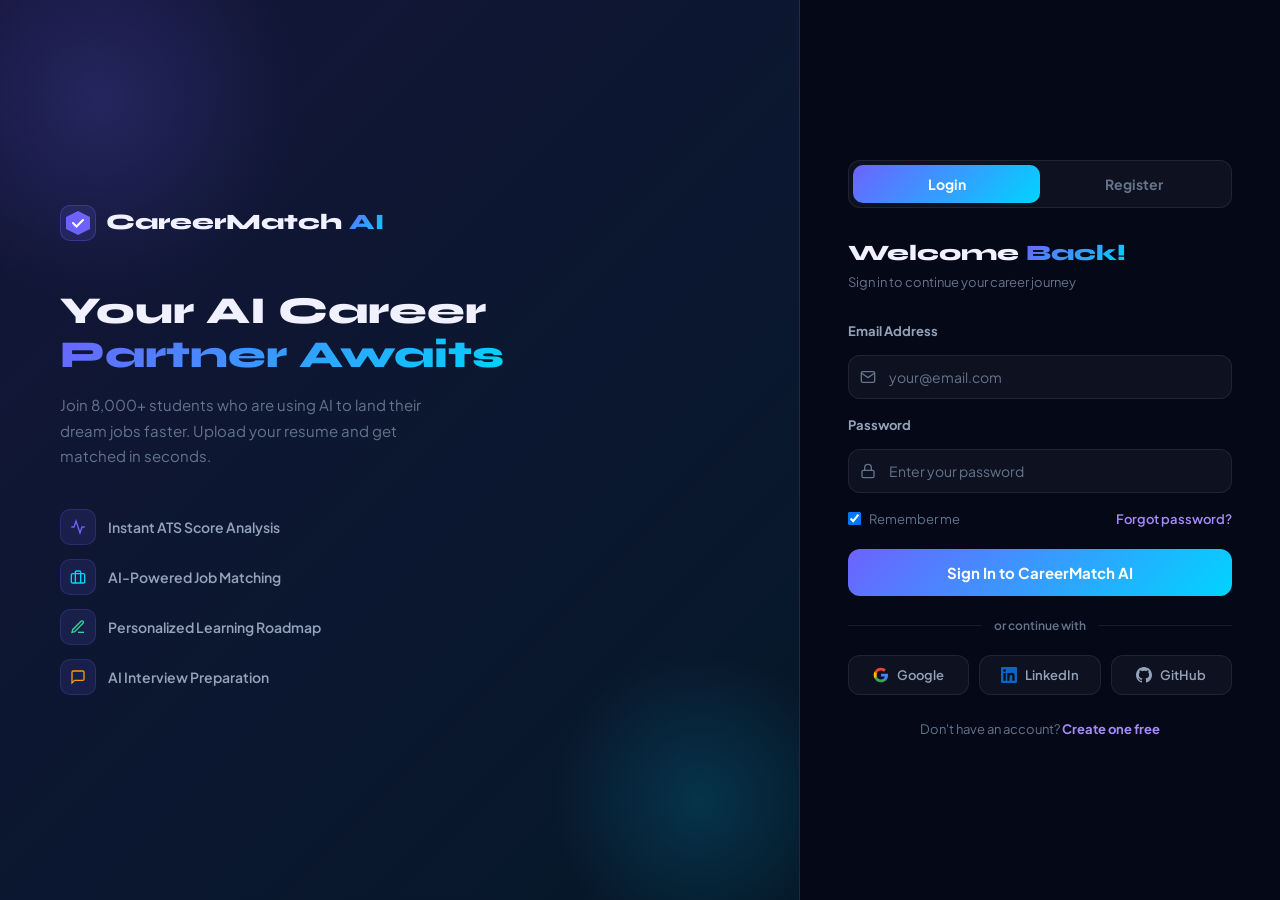
<file: auth.html>
<!DOCTYPE html>
<html lang="en">

<head>
  <meta charset="UTF-8" />
  <meta name="viewport" content="width=device-width, initial-scale=1.0" />
  <title>Login / Register — CareerMatch AI</title>
  <link rel="preconnect" href="https://fonts.googleapis.com" />
  <link
    href="https://fonts.googleapis.com/css2?family=Syne:wght@400;600;700;800&family=Plus+Jakarta+Sans:wght@300;400;500;600;700&display=swap"
    rel="stylesheet" />
  <link rel="stylesheet" href="styles.css" />
  <style>
    .auth-page {
      min-height: 100vh;
      background: var(--bg-primary);
      display: flex;
      align-items: stretch;
    }

    .auth-left {
      flex: 1;
      background: linear-gradient(135deg, rgba(108, 99, 255, 0.15), rgba(0, 212, 255, 0.08));
      border-right: 1px solid var(--border);
      display: flex;
      flex-direction: column;
      justify-content: center;
      padding: 60px;
      position: relative;
      overflow: hidden;
    }

    .auth-left-bg {
      position: absolute;
      inset: 0;
    }

    .auth-orb-1 {
      position: absolute;
      width: 400px;
      height: 400px;
      border-radius: 50%;
      background: radial-gradient(circle, rgba(108, 99, 255, 0.2), transparent 70%);
      top: -100px;
      left: -100px;
    }

    .auth-orb-2 {
      position: absolute;
      width: 300px;
      height: 300px;
      border-radius: 50%;
      background: radial-gradient(circle, rgba(0, 212, 255, 0.15), transparent 70%);
      bottom: -50px;
      right: -50px;
    }

    .auth-left-content {
      position: relative;
      z-index: 1;
    }

    .auth-brand {
      display: flex;
      align-items: center;
      gap: 10px;
      margin-bottom: 48px;
    }

    .auth-brand .logo-text {
      font-family: var(--font-display);
      font-size: 22px;
      font-weight: 800;
    }

    .auth-headline {
      font-family: var(--font-display);
      font-size: 38px;
      font-weight: 800;
      line-height: 1.15;
      margin-bottom: 16px;
    }

    .auth-subtext {
      font-size: 15px;
      color: var(--text-muted);
      line-height: 1.7;
      margin-bottom: 40px;
      max-width: 380px;
    }

    .auth-features {
      display: flex;
      flex-direction: column;
      gap: 14px;
    }

    .auth-feature {
      display: flex;
      align-items: center;
      gap: 12px;
    }

    .auth-feature-icon {
      width: 36px;
      height: 36px;
      border-radius: 10px;
      background: rgba(108, 99, 255, 0.12);
      border: 1px solid rgba(108, 99, 255, 0.2);
      display: flex;
      align-items: center;
      justify-content: center;
      flex-shrink: 0;
    }

    .auth-feature-text {
      font-size: 14px;
      font-weight: 600;
      color: var(--text-secondary);
    }

    .auth-right {
      width: 480px;
      display: flex;
      flex-direction: column;
      justify-content: center;
      padding: 60px 48px;
    }

    .auth-tabs {
      display: flex;
      gap: 0;
      background: rgba(255, 255, 255, 0.04);
      border: 1px solid var(--border);
      border-radius: var(--radius-md);
      padding: 4px;
      margin-bottom: 32px;
    }

    .auth-tab {
      flex: 1;
      padding: 10px;
      text-align: center;
      border-radius: calc(var(--radius-md) - 2px);
      font-size: 14px;
      font-weight: 700;
      color: var(--text-muted);
      cursor: pointer;
      transition: all 0.2s;
      border: none;
      background: none;
      font-family: var(--font-body);
    }

    .auth-tab.active {
      background: var(--gradient-main);
      color: white;
    }

    .auth-form {
      display: none;
    }

    .auth-form.active {
      display: block;
    }

    .auth-form h2 {
      font-size: 22px;
      font-weight: 800;
      margin-bottom: 6px;
    }

    .auth-form p {
      font-size: 13px;
      color: var(--text-muted);
      margin-bottom: 28px;
    }

    .form-group {
      margin-bottom: 16px;
    }

    .form-group label {
      display: block;
      font-size: 13px;
      font-weight: 700;
      margin-bottom: 7px;
      color: var(--text-secondary);
    }

    .form-group input,
    .form-group select {
      width: 100%;
      padding: 12px 14px;
      background: rgba(255, 255, 255, 0.04);
      border: 1px solid var(--border);
      border-radius: var(--radius-md);
      font-size: 14px;
      color: var(--text-primary);
      font-family: var(--font-body);
      transition: all 0.2s;
      box-sizing: border-box;
    }

    .form-group input:focus,
    .form-group select:focus {
      outline: none;
      border-color: rgba(108, 99, 255, 0.5);
      background: rgba(108, 99, 255, 0.05);
      box-shadow: 0 0 0 3px rgba(108, 99, 255, 0.1);
    }

    .form-group input::placeholder {
      color: var(--text-muted);
    }

    .form-group select {
      color: var(--text-muted);
    }

    .form-group select option {
      background: #1a1a2e;
      color: var(--text-primary);
    }

    .input-icon-wrap {
      position: relative;
    }

    .input-icon-wrap input {
      padding-left: 40px;
    }

    .input-icon {
      position: absolute;
      left: 12px;
      top: 50%;
      transform: translateY(-50%);
      color: var(--text-muted);
    }

    .form-row {
      display: grid;
      grid-template-columns: 1fr 1fr;
      gap: 12px;
    }

    .form-options {
      display: flex;
      align-items: center;
      justify-content: space-between;
      margin-bottom: 20px;
    }

    .remember-me {
      display: flex;
      align-items: center;
      gap: 8px;
      font-size: 13px;
      color: var(--text-muted);
      cursor: pointer;
    }

    .remember-me input {
      width: auto;
      margin: 0;
    }

    .forgot-link {
      font-size: 13px;
      color: var(--accent-violet);
      font-weight: 600;
      cursor: pointer;
    }

    .forgot-link:hover {
      text-decoration: underline;
    }

    .btn-auth {
      width: 100%;
      padding: 14px;
      background: var(--gradient-main);
      border: none;
      border-radius: var(--radius-md);
      font-size: 15px;
      font-weight: 700;
      color: white;
      cursor: pointer;
      font-family: var(--font-body);
      transition: all 0.2s;
      margin-bottom: 20px;
    }

    .btn-auth:hover {
      transform: translateY(-2px);
      box-shadow: 0 8px 24px rgba(108, 99, 255, 0.3);
    }

    .auth-divider {
      display: flex;
      align-items: center;
      gap: 12px;
      margin-bottom: 20px;
    }

    .auth-divider::before,
    .auth-divider::after {
      content: '';
      flex: 1;
      height: 1px;
      background: var(--border);
    }

    .auth-divider span {
      font-size: 12px;
      color: var(--text-muted);
      font-weight: 600;
    }

    .social-btns {
      display: flex;
      gap: 10px;
      margin-bottom: 24px;
    }

    .social-btn {
      flex: 1;
      padding: 11px;
      background: rgba(255, 255, 255, 0.04);
      border: 1px solid var(--border);
      border-radius: var(--radius-md);
      font-size: 13px;
      font-weight: 600;
      color: var(--text-secondary);
      cursor: pointer;
      font-family: var(--font-body);
      transition: all 0.2s;
      display: flex;
      align-items: center;
      justify-content: center;
      gap: 8px;
    }

    .social-btn:hover {
      background: rgba(255, 255, 255, 0.07);
      border-color: rgba(255, 255, 255, 0.15);
    }

    .auth-switch {
      text-align: center;
      font-size: 13px;
      color: var(--text-muted);
    }

    .auth-switch a {
      color: var(--accent-violet);
      font-weight: 700;
      cursor: pointer;
    }

    .auth-switch a:hover {
      text-decoration: underline;
    }

    .terms-text {
      font-size: 11px;
      color: var(--text-muted);
      text-align: center;
      margin-top: 16px;
      line-height: 1.6;
    }

    .terms-text a {
      color: var(--accent-violet);
    }

    .password-strength {
      margin-top: 6px;
    }

    .strength-bar {
      height: 4px;
      background: rgba(255, 255, 255, 0.06);
      border-radius: 2px;
      overflow: hidden;
      margin-bottom: 4px;
    }

    .strength-fill {
      height: 100%;
      border-radius: 2px;
      transition: all 0.3s;
    }

    .strength-text {
      font-size: 11px;
    }

    @media (max-width: 900px) {
      .auth-left {
        display: none;
      }

      .auth-right {
        width: 100%;
        padding: 40px 24px;
      }
    }

    /* Forgot Password Modal Styles */
    .forgot-modal {
      position: fixed;
      inset: 0;
      z-index: 1000;
      display: none;
      align-items: center;
      justify-content: center;
      padding: 20px;
      background: rgba(5, 8, 22, 0.85);
      backdrop-filter: blur(8px);
    }
    
    .forgot-modal.active {
      display: flex;
      animation: modalFadeIn 0.3s ease-out;
    }
    
    .forgot-modal-content {
      background: var(--bg-card);
      border: 1px solid var(--border);
      border-radius: var(--radius-xl);
      width: 100%;
      max-width: 440px;
      padding: 36px;
      position: relative;
      box-shadow: 0 20px 40px rgba(0, 0, 0, 0.4);
    }
    
    .forgot-modal-close {
      position: absolute;
      top: 20px;
      right: 20px;
      background: rgba(255, 255, 255, 0.04);
      border: 1px solid var(--border);
      border-radius: 50%;
      width: 32px;
      height: 32px;
      display: flex;
      align-items: center;
      justify-content: center;
      color: var(--text-muted);
      cursor: pointer;
      font-size: 18px;
      transition: all 0.2s;
      line-height: 1;
    }
    
    .forgot-modal-close:hover {
      background: rgba(255, 255, 255, 0.1);
      color: var(--text-primary);
    }
    
    .forgot-modal h3 {
      font-size: 20px;
      font-weight: 800;
      margin-bottom: 8px;
      font-family: var(--font-display);
    }
    
    .forgot-modal p {
      font-size: 13px;
      color: var(--text-muted);
      margin-bottom: 24px;
      line-height: 1.6;
    }
    
    .forgot-step {
      display: none;
    }
    
    .forgot-step.active {
      display: block;
      animation: stepSlideIn 0.3s ease-out;
    }
    
    @keyframes modalFadeIn {
      from { opacity: 0; }
      to { opacity: 1; }
    }
    
    @keyframes stepSlideIn {
      from { opacity: 0; transform: translateY(10px); }
      to { opacity: 1; transform: translateY(0); }
    }
  </style>
</head>

<body>
  <div class="auth-page">
    <!-- LEFT PANEL -->
    <div class="auth-left">
      <div class="auth-left-bg">
        <div class="auth-orb-1"></div>
        <div class="auth-orb-2"></div>
      </div>
      <div class="auth-left-content">
        <div class="auth-brand">
          <div class="logo-icon"><svg width="28" height="28" viewBox="0 0 28 28" fill="none">
              <path d="M14 2L26 8V20L14 26L2 20V8L14 2Z" fill="url(#authlg)" />
              <path d="M9 14L12.5 17.5L19 11" stroke="white" stroke-width="2" stroke-linecap="round" />
              <defs>
                <linearGradient id="authlg" x1="2" y1="2" x2="26" y2="26">
                  <stop stop-color="#6C63FF" />
                  <stop offset="1" stop-color="#00D4FF" />
                </linearGradient>
              </defs>
            </svg></div>
          <span class="logo-text">CareerMatch <span class="logo-ai">AI</span></span>
        </div>
        <h1 class="auth-headline">Your AI Career<br /><span class="gradient-text">Partner Awaits</span></h1>
        <p class="auth-subtext">Join 8,000+ students who are using AI to land their dream jobs faster. Upload your
          resume and get matched in seconds.</p>
        <div class="auth-features">
          <div class="auth-feature">
            <div class="auth-feature-icon"><svg width="16" height="16" viewBox="0 0 24 24" fill="none" stroke="#6C63FF"
                stroke-width="2">
                <polyline points="22 12 18 12 15 21 9 3 6 12 2 12" />
              </svg></div>
            <span class="auth-feature-text">Instant ATS Score Analysis</span>
          </div>
          <div class="auth-feature">
            <div class="auth-feature-icon"><svg width="16" height="16" viewBox="0 0 24 24" fill="none" stroke="#00D4FF"
                stroke-width="2">
                <rect x="2" y="7" width="20" height="14" rx="2" />
                <path d="M16 21V5a2 2 0 00-2-2h-4a2 2 0 00-2 2v16" />
              </svg></div>
            <span class="auth-feature-text">AI-Powered Job Matching</span>
          </div>
          <div class="auth-feature">
            <div class="auth-feature-icon"><svg width="16" height="16" viewBox="0 0 24 24" fill="none" stroke="#34D399"
                stroke-width="2">
                <path d="M12 20h9" />
                <path d="M16.5 3.5a2.121 2.121 0 013 3L7 19l-4 1 1-4L16.5 3.5z" />
              </svg></div>
            <span class="auth-feature-text">Personalized Learning Roadmap</span>
          </div>
          <div class="auth-feature">
            <div class="auth-feature-icon"><svg width="16" height="16" viewBox="0 0 24 24" fill="none" stroke="#F59E0B"
                stroke-width="2">
                <path d="M21 15a2 2 0 01-2 2H7l-4 4V5a2 2 0 012-2h14a2 2 0 012 2z" />
              </svg></div>
            <span class="auth-feature-text">AI Interview Preparation</span>
          </div>
        </div>
      </div>
    </div>

    <!-- RIGHT PANEL -->
    <div class="auth-right">
      <div class="auth-tabs">
        <button class="auth-tab active" id="loginTab" onclick="switchAuth('login')">Login</button>
        <button class="auth-tab" id="registerTab" onclick="switchAuth('register')">Register</button>
      </div>

      <!-- LOGIN FORM -->
      <div class="auth-form active" id="loginForm">
        <h2>Welcome <span class="gradient-text">Back!</span></h2>
        <p>Sign in to continue your career journey</p>

        <div class="form-group">
          <label>Email Address</label>
          <div class="input-icon-wrap">
            <svg class="input-icon" width="16" height="16" viewBox="0 0 24 24" fill="none" stroke="currentColor"
              stroke-width="2">
              <path d="M4 4h16c1.1 0 2 .9 2 2v12c0 1.1-.9 2-2 2H4c-1.1 0-2-.9-2-2V6c0-1.1.9-2 2-2z" />
              <polyline points="22,6 12,13 2,6" />
            </svg>
            <input type="email" placeholder="your@email.com" id="loginEmail" />
          </div>
        </div>
        <div class="form-group">
          <label>Password</label>
          <div class="input-icon-wrap">
            <svg class="input-icon" width="16" height="16" viewBox="0 0 24 24" fill="none" stroke="currentColor"
              stroke-width="2">
              <rect x="3" y="11" width="18" height="11" rx="2" ry="2" />
              <path d="M7 11V7a5 5 0 0110 0v4" />
            </svg>
            <input type="password" placeholder="Enter your password" id="loginPassword" />
          </div>
        </div>
        <div class="form-options">
          <label class="remember-me"><input type="checkbox" checked /> Remember me</label>
          <span class="forgot-link" onclick="openForgotModal()">Forgot
            password?</span>
        </div>
        <button class="btn-auth" onclick="handleLogin()">Sign In to CareerMatch AI</button>

        <div class="auth-divider"><span>or continue with</span></div>
        <div class="social-btns">
          <button class="social-btn" onclick="handleGoogleLogin()">
            <svg width="16" height="16" viewBox="0 0 24 24">
              <path
                d="M22.56 12.25c0-.78-.07-1.53-.2-2.25H12v4.26h5.92c-.26 1.37-1.04 2.53-2.21 3.31v2.77h3.57c2.08-1.92 3.28-4.74 3.28-8.09z"
                fill="#4285F4" />
              <path
                d="M12 23c2.97 0 5.46-.98 7.28-2.66l-3.57-2.77c-.98.66-2.23 1.06-3.71 1.06-2.86 0-5.29-1.93-6.16-4.53H2.18v2.84C3.99 20.53 7.7 23 12 23z"
                fill="#34A853" />
              <path
                d="M5.84 14.09c-.22-.66-.35-1.36-.35-2.09s.13-1.43.35-2.09V7.07H2.18C1.43 8.55 1 10.22 1 12s.43 3.45 1.18 4.93l2.85-2.22.81-.62z"
                fill="#FBBC05" />
              <path
                d="M12 5.38c1.62 0 3.06.56 4.21 1.64l3.15-3.15C17.45 2.09 14.97 1 12 1 7.7 1 3.99 3.47 2.18 7.07l3.66 2.84c.87-2.6 3.3-4.53 6.16-4.53z"
                fill="#EA4335" />
            </svg>
            Google
          </button>
          <button class="social-btn" onclick="showToast('🔗 Redirecting to LinkedIn...')">
            <svg width="16" height="16" viewBox="0 0 24 24" fill="#0A66C2">
              <path
                d="M20.447 20.452h-3.554v-5.569c0-1.328-.027-3.037-1.852-3.037-1.853 0-2.136 1.445-2.136 2.939v5.667H9.351V9h3.414v1.561h.046c.477-.9 1.637-1.85 3.37-1.85 3.601 0 4.267 2.37 4.267 5.455v6.286zM5.337 7.433a2.062 2.062 0 01-2.063-2.065 2.064 2.064 0 112.063 2.065zm1.782 13.019H3.555V9h3.564v11.452zM22.225 0H1.771C.792 0 0 .774 0 1.729v20.542C0 23.227.792 24 1.771 24h20.451C23.2 24 24 23.227 24 22.271V1.729C24 .774 23.2 0 22.222 0h.003z" />
            </svg>
            LinkedIn
          </button>
          <button class="social-btn" onclick="showToast('🔗 Redirecting to GitHub...')">
            <svg width="16" height="16" viewBox="0 0 24 24" fill="currentColor">
              <path
                d="M12 0C5.374 0 0 5.373 0 12c0 5.302 3.438 9.8 8.207 11.387.599.111.793-.261.793-.577v-2.234c-3.338.726-4.033-1.416-4.033-1.416-.546-1.387-1.333-1.756-1.333-1.756-1.089-.745.083-.729.083-.729 1.205.084 1.839 1.237 1.839 1.237 1.07 1.834 2.807 1.304 3.492.997.107-.775.418-1.305.762-1.604-2.665-.305-5.467-1.334-5.467-5.931 0-1.311.469-2.381 1.236-3.221-.124-.303-.535-1.524.117-3.176 0 0 1.008-.322 3.301 1.23A11.509 11.509 0 0112 5.803c1.02.005 2.047.138 3.006.404 2.291-1.552 3.297-1.23 3.297-1.23.653 1.653.242 2.874.118 3.176.77.84 1.235 1.911 1.235 3.221 0 4.609-2.807 5.624-5.479 5.921.43.372.823 1.102.823 2.222v3.293c0 .319.192.694.801.576C20.566 21.797 24 17.3 24 12c0-6.627-5.373-12-12-12z" />
            </svg>
            GitHub
          </button>
        </div>
        <div class="auth-switch">Don't have an account? <a onclick="switchAuth('register')">Create one free</a></div>
      </div>

      <!-- REGISTER FORM -->
      <div class="auth-form" id="registerForm">
        <h2>Create Your <span class="gradient-text">Account</span></h2>
        <p>Start your AI-powered career journey today — it's free!</p>

        <div class="form-row">
          <div class="form-group"><label>First Name</label><input type="text" placeholder="Rahul" id="regFirst" /></div>
          <div class="form-group"><label>Last Name</label><input type="text" placeholder="Sharma" id="regLast" /></div>
        </div>
        <div class="form-group">
          <label>Email Address</label>
          <div class="input-icon-wrap">
            <svg class="input-icon" width="16" height="16" viewBox="0 0 24 24" fill="none" stroke="currentColor"
              stroke-width="2">
              <path d="M4 4h16c1.1 0 2 .9 2 2v12c0 1.1-.9 2-2 2H4c-1.1 0-2-.9-2-2V6c0-1.1.9-2 2-2z" />
              <polyline points="22,6 12,13 2,6" />
            </svg>
            <input type="email" placeholder="your@email.com" id="regEmail" />
          </div>
        </div>
        <div class="form-group">
          <label>College / University</label>
          <input type="text" placeholder="e.g. VIT Pune, COEP, PICT" id="regCollege" />
        </div>
        <div class="form-row">
          <div class="form-group">
            <label>Branch / Course</label>
            <select id="regBranch">
              <option value="">Select branch</option>
              <option>MCA</option>
              <option>B.Tech CSE</option>
              <option>B.Tech IT</option>
              <option>B.Tech ECE</option>
              <option>BCA</option>
              <option>B.Sc CS</option>
              <option>MBA</option>
              <option>Other</option>
            </select>
          </div>
          <div class="form-group">
            <label>Graduation Year</label>
            <select id="regYear">
              <option value="">Select year</option>
              <option>2025</option>
              <option>2026</option>
              <option>2027</option>
              <option>2028</option>
            </select>
          </div>
        </div>
        <div class="form-group">
          <label>Password</label>
          <div class="input-icon-wrap">
            <svg class="input-icon" width="16" height="16" viewBox="0 0 24 24" fill="none" stroke="currentColor"
              stroke-width="2">
              <rect x="3" y="11" width="18" height="11" rx="2" ry="2" />
              <path d="M7 11V7a5 5 0 0110 0v4" />
            </svg>
            <input type="password" placeholder="Create a strong password" id="regPassword"
              oninput="checkStrength(this.value)" />
          </div>
          <div class="password-strength" id="strengthWrap" style="display:none">
            <div class="strength-bar">
              <div class="strength-fill" id="strengthFill"></div>
            </div>
            <span class="strength-text" id="strengthText"></span>
          </div>
        </div>
        <button class="btn-auth" onclick="handleRegister()">Create Free Account</button>

        <div class="auth-divider"><span>or sign up with</span></div>
        <div class="social-btns">
          <button class="social-btn" onclick="handleGoogleLogin()">
            <svg width="16" height="16" viewBox="0 0 24 24">
              <path
                d="M22.56 12.25c0-.78-.07-1.53-.2-2.25H12v4.26h5.92c-.26 1.37-1.04 2.53-2.21 3.31v2.77h3.57c2.08-1.92 3.28-4.74 3.28-8.09z"
                fill="#4285F4" />
              <path
                d="M12 23c2.97 0 5.46-.98 7.28-2.66l-3.57-2.77c-.98.66-2.23 1.06-3.71 1.06-2.86 0-5.29-1.93-6.16-4.53H2.18v2.84C3.99 20.53 7.7 23 12 23z"
                fill="#34A853" />
              <path
                d="M5.84 14.09c-.22-.66-.35-1.36-.35-2.09s.13-1.43.35-2.09V7.07H2.18C1.43 8.55 1 10.22 1 12s.43 3.45 1.18 4.93l2.85-2.22.81-.62z"
                fill="#FBBC05" />
              <path
                d="M12 5.38c1.62 0 3.06.56 4.21 1.64l3.15-3.15C17.45 2.09 14.97 1 12 1 7.7 1 3.99 3.47 2.18 7.07l3.66 2.84c.87-2.6 3.3-4.53 6.16-4.53z"
                fill="#EA4335" />
            </svg>
            Google
          </button>
          <button class="social-btn" onclick="showToast('🔗 Redirecting to LinkedIn...')">
            <svg width="16" height="16" viewBox="0 0 24 24" fill="#0A66C2">
              <path
                d="M20.447 20.452h-3.554v-5.569c0-1.328-.027-3.037-1.852-3.037-1.853 0-2.136 1.445-2.136 2.939v5.667H9.351V9h3.414v1.561h.046c.477-.9 1.637-1.85 3.37-1.85 3.601 0 4.267 2.37 4.267 5.455v6.286zM5.337 7.433a2.062 2.062 0 01-2.063-2.065 2.064 2.064 0 112.063 2.065zm1.782 13.019H3.555V9h3.564v11.452zM22.225 0H1.771C.792 0 0 .774 0 1.729v20.542C0 23.227.792 24 1.771 24h20.451C23.2 24 24 23.227 24 22.271V1.729C24 .774 23.2 0 22.222 0h.003z" />
            </svg>
            LinkedIn
          </button>
          <button class="social-btn" onclick="showToast('🔗 Redirecting to GitHub...')">
            <svg width="16" height="16" viewBox="0 0 24 24" fill="currentColor">
              <path
                d="M12 0C5.374 0 0 5.373 0 12c0 5.302 3.438 9.8 8.207 11.387.599.111.793-.261.793-.577v-2.234c-3.338.726-4.033-1.416-4.033-1.416-.546-1.387-1.333-1.756-1.333-1.756-1.089-.745.083-.729.083-.729 1.205.084 1.839 1.237 1.839 1.237 1.07 1.834 2.807 1.304 3.492.997.107-.775.418-1.305.762-1.604-2.665-.305-5.467-1.334-5.467-5.931 0-1.311.469-2.381 1.236-3.221-.124-.303-.535-1.524.117-3.176 0 0 1.008-.322 3.301 1.23A11.509 11.509 0 0112 5.803c1.02.005 2.047.138 3.006.404 2.291-1.552 3.297-1.23 3.297-1.23.653 1.653.242 2.874.118 3.176.77.84 1.235 1.911 1.235 3.221 0 4.609-2.807 5.624-5.479 5.921.43.372.823 1.102.823 2.222v3.293c0 .319.192.694.801.576C20.566 21.797 24 17.3 24 12c0-6.627-5.373-12-12-12z" />
            </svg>
            GitHub
          </button>
        </div>
        <div class="auth-switch">Already have an account? <a onclick="switchAuth('login')">Sign in</a></div>
        <div class="terms-text">By creating an account, you agree to our <a href="#">Terms of Service</a> and <a
            href="#">Privacy Policy</a>.</div>
      </div>
    </div>
  </div>

  <!-- FORGOT PASSWORD MODAL -->
  <div class="forgot-modal" id="forgotModal">
    <div class="forgot-modal-content">
      <button class="forgot-modal-close" onclick="closeForgotModal()">&times;</button>
      
      <!-- STEP 1: Enter Email -->
      <div class="forgot-step" id="forgotStep1">
        <h3>Reset <span class="gradient-text">Password</span></h3>
        <p>Enter your registered email address and we will generate a 6-digit verification code (OTP).</p>
        
        <div class="form-group">
          <label>Email Address</label>
          <div class="input-icon-wrap">
            <svg class="input-icon" width="16" height="16" viewBox="0 0 24 24" fill="none" stroke="currentColor" stroke-width="2">
              <path d="M4 4h16c1.1 0 2 .9 2 2v12c0 1.1-.9 2-2 2H4c-1.1 0-2-.9-2-2V6c0-1.1.9-2 2-2z" />
              <polyline points="22,6 12,13 2,6" />
            </svg>
            <input type="email" placeholder="your@email.com" id="forgotEmail" />
          </div>
        </div>
        
        <button class="btn-auth" onclick="sendOTP()" style="margin-bottom: 0;">Send Verification Code</button>
      </div>
      
      <!-- STEP 2: Verify OTP & New Password -->
      <div class="forgot-step" id="forgotStep2">
        <h3>Reset <span class="gradient-text">Password</span></h3>
        <p>A 6-digit OTP code has been generated. Check below or your console / toast notifications for testing.</p>
        
        <div class="form-group">
          <label>Verification Code (OTP)</label>
          <input type="text" placeholder="Enter 6-digit OTP" id="forgotOTP" maxlength="6" style="text-align: center; font-size: 16px; font-weight: 700; letter-spacing: 4px;" />
        </div>
        
        <div class="form-group">
          <label>New Password</label>
          <input type="password" placeholder="Min 6 characters" id="forgotNewPassword" />
        </div>
        
        <div class="form-group">
          <label>Confirm New Password</label>
          <input type="password" placeholder="Confirm your new password" id="forgotConfirmPassword" />
        </div>
        
        <button class="btn-auth" onclick="resetPassword()" style="margin-bottom: 0;">Update Password</button>
      </div>
    </div>
  </div>

  <div class="toast" id="toast"></div>
  <script src="script.js"></script>
  <script>
    function switchAuth(tab) {
      document.getElementById('loginTab').classList.toggle('active', tab === 'login');
      document.getElementById('registerTab').classList.toggle('active', tab === 'register');
      document.getElementById('loginForm').classList.toggle('active', tab === 'login');
      document.getElementById('registerForm').classList.toggle('active', tab === 'register');
    }

    async function handleLogin() {
      const email = document.getElementById('loginEmail').value.trim();
      const pass = document.getElementById('loginPassword').value;
      if (!email || !pass) { showToast('⚠️ Please fill in all fields'); return; }
      
      try {
        const res = await fetch('http://127.0.0.1:5000/api/login', {
          method: 'POST',
          headers: { 'Content-Type': 'application/json' },
          body: JSON.stringify({ email, password: pass })
        });
        const data = await res.json();
        if (res.ok && data.success) {
          showToast('🎉 Login successful! Redirecting...');
          localStorage.setItem('currentUser', JSON.stringify(data.user));
          setTimeout(() => {
            if (data.user.role === 'admin') {
              window.location.href = 'admin.html';
            } else {
              window.location.href = 'dashboard.html';
            }
          }, 1500);
        } else {
          showToast('❌ ' + (data.error || 'Invalid email or password'));
        }
      } catch (err) {
        showToast('❌ Backend server connection failed.');
        console.error(err);
      }
    }

    async function handleRegister() {
      const first = document.getElementById('regFirst').value.trim();
      const last = document.getElementById('regLast').value.trim();
      const email = document.getElementById('regEmail').value.trim();
      const college = document.getElementById('regCollege').value.trim();
      const branch = document.getElementById('regBranch').value;
      const gradYear = document.getElementById('regYear').value;
      const pass = document.getElementById('regPassword').value;
      
      if (!first || !email || !pass) { showToast('⚠️ Please fill in all required fields'); return; }
      
      const fullName = `${first} ${last}`.trim();
      
      try {
        const res = await fetch('http://127.0.0.1:5000/api/register', {
          method: 'POST',
          headers: { 'Content-Type': 'application/json' },
          body: JSON.stringify({ fullName, email, college, branch, gradYear, password: pass })
        });
        const data = await res.json();
        if (res.ok && data.success) {
          showToast('🎉 Account created! Welcome to CareerMatch AI!');
          localStorage.setItem('currentUser', JSON.stringify(data.user));
          setTimeout(() => { window.location.href = 'resume-upload.html'; }, 1500);
        } else {
          showToast('❌ ' + (data.error || 'Registration failed'));
        }
      } catch (err) {
        showToast('❌ Backend server connection failed.');
        console.error(err);
      }
    }

    function checkStrength(val) {
      const wrap = document.getElementById('strengthWrap');
      const fill = document.getElementById('strengthFill');
      const text = document.getElementById('strengthText');
      if (!val) { wrap.style.display = 'none'; return; }
      wrap.style.display = 'block';
      let score = 0;
      if (val.length >= 8) score++;
      if (/[A-Z]/.test(val)) score++;
      if (/[0-9]/.test(val)) score++;
      if (/[^A-Za-z0-9]/.test(val)) score++;
      const levels = [
        { w: '25%', c: '#EF4444', t: 'Weak' },
        { w: '50%', c: '#F59E0B', t: 'Fair' },
        { w: '75%', c: '#6C63FF', t: 'Good' },
        { w: '100%', c: '#34D399', t: 'Strong' }
      ];
      const l = levels[Math.max(0, score - 1)];
      fill.style.width = l.w;
      fill.style.background = l.c;
      text.textContent = l.t + ' password';
      text.style.color = l.c;
    }

    // Forgot Password Modal Functions
    function openForgotModal() {
      document.getElementById('forgotModal').classList.add('active');
      document.getElementById('forgotStep1').classList.add('active');
      document.getElementById('forgotStep2').classList.remove('active');
      document.getElementById('forgotEmail').value = '';
      document.getElementById('forgotOTP').value = '';
      document.getElementById('forgotNewPassword').value = '';
      document.getElementById('forgotConfirmPassword').value = '';
    }

    function closeForgotModal() {
      document.getElementById('forgotModal').classList.remove('active');
    }

    async function sendOTP() {
      const email = document.getElementById('forgotEmail').value.trim();
      if (!email) { showToast('⚠️ Please enter your email address'); return; }
      
      try {
        const res = await fetch('http://127.0.0.1:5000/api/forgot-password', {
          method: 'POST',
          headers: { 'Content-Type': 'application/json' },
          body: JSON.stringify({ email })
        });
        const data = await res.json();
        if (res.ok && data.success) {
          showToast(`✉️ Verification OTP code is: ${data.otp}`, 10000);
          alert(`[DEVELOPER/DEMO MODE]\nYour OTP is: ${data.otp}\n\nThis OTP is also printed in your backend console.`);
          document.getElementById('forgotStep1').classList.remove('active');
          document.getElementById('forgotStep2').classList.add('active');
        } else {
          showToast('❌ ' + (data.error || 'Account not found'));
        }
      } catch (err) {
        showToast('❌ Backend server connection failed.');
        console.error(err);
      }
    }

    async function resetPassword() {
      const email = document.getElementById('forgotEmail').value.trim();
      const otp = document.getElementById('forgotOTP').value.trim();
      const newPassword = document.getElementById('forgotNewPassword').value;
      const confirmNew = document.getElementById('forgotConfirmPassword').value;
      
      if (!otp || !newPassword || !confirmNew) { showToast('⚠️ Please fill in all fields'); return; }
      if (newPassword.length < 6) { showToast('⚠️ Password must be at least 6 characters'); return; }
      if (newPassword !== confirmNew) { showToast('❌ Passwords do not match'); return; }
      
      try {
        const res = await fetch('http://127.0.0.1:5000/api/reset-password', {
          method: 'POST',
          headers: { 'Content-Type': 'application/json' },
          body: JSON.stringify({ email, otp, newPassword })
        });
        const data = await res.json();
        if (res.ok && data.success) {
          showToast('🎉 Password reset successfully! Please login.');
          closeForgotModal();
          switchAuth('login');
        } else {
          showToast('❌ ' + (data.error || 'Password reset failed'));
        }
      } catch (err) {
        showToast('❌ Backend server connection failed.');
        console.error(err);
      }
    }

    async function handleGoogleLogin() {
      if (confirm('Continue with demo Google account?\n\nThis will automatically log you in using:\nName: Google User\nEmail: googleuser@gmail.com')) {
        try {
          const res = await fetch('http://127.0.0.1:5000/api/google-login', {
            method: 'POST',
            headers: { 'Content-Type': 'application/json' },
            body: JSON.stringify({ name: 'Google User', email: 'googleuser@gmail.com' })
          });
          const data = await res.json();
          if (res.ok && data.success) {
            showToast('🎉 Google login successful! Redirecting...');
            localStorage.setItem('currentUser', JSON.stringify(data.user));
            setTimeout(() => {
              window.location.href = 'dashboard.html';
            }, 1500);
          } else {
            showToast('❌ Google login failed: ' + (data.error || 'Unknown error'));
          }
        } catch (err) {
          showToast('❌ Backend server connection failed.');
          console.error(err);
        }
      }
    }
  </script>
</body>

</html>
</file>
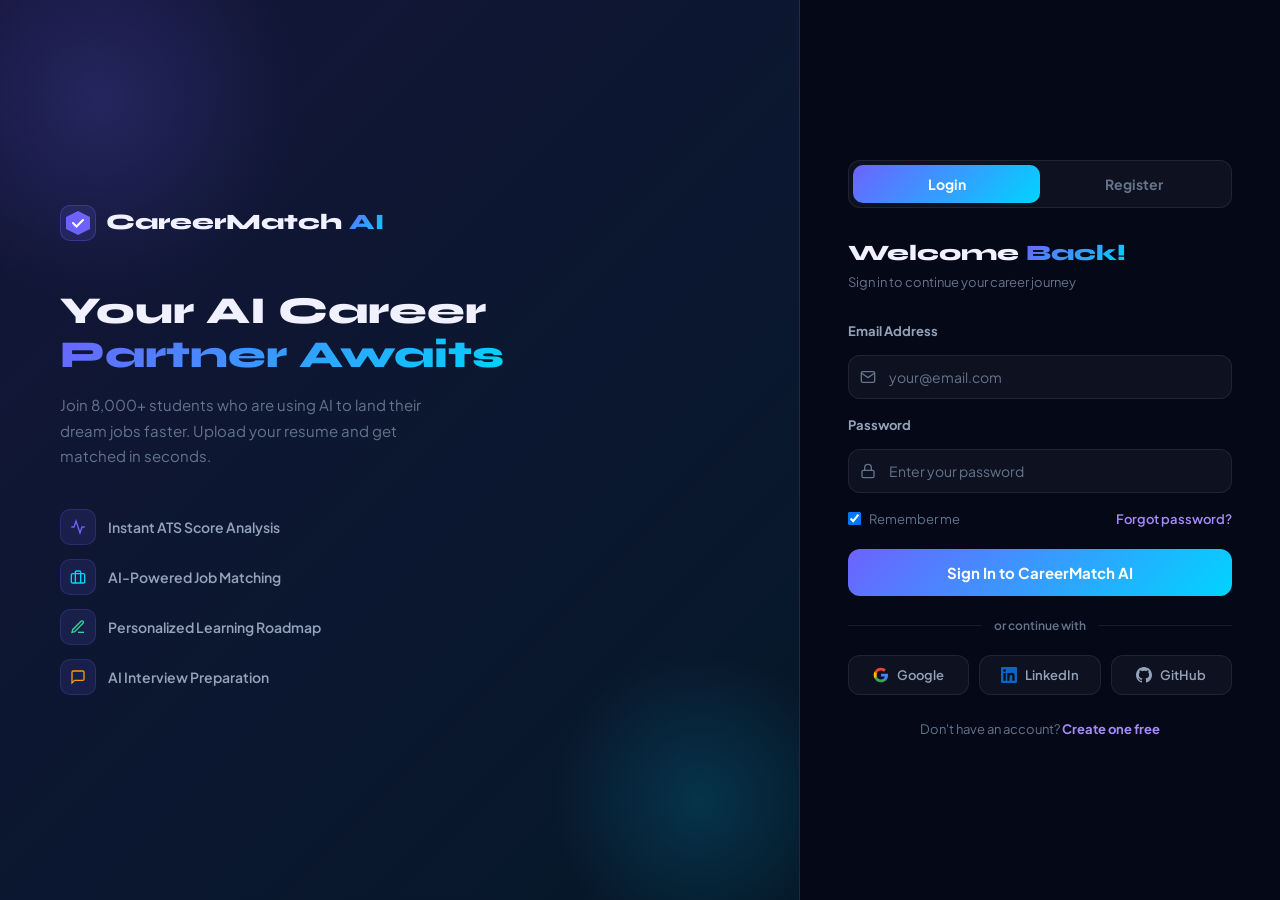
<file: dashboard.html>
<!DOCTYPE html>
<html lang="en">

<head>
  <meta charset="UTF-8" />
  <meta name="viewport" content="width=device-width, initial-scale=1.0" />
  <title>Student Dashboard — CareerMatch AI</title>
  <link rel="preconnect" href="https://fonts.googleapis.com" />
  <link
    href="https://fonts.googleapis.com/css2?family=Syne:wght@400;600;700;800&family=Plus+Jakarta+Sans:wght@300;400;500;600;700&display=swap"
    rel="stylesheet" />
  <link rel="stylesheet" href="styles.css" />
  <style>
    .dashboard-layout {
      display: grid;
      grid-template-columns: 260px 1fr;
      min-height: 100vh;
    }

    .dashboard-main {
      background: var(--bg-primary);
      padding: 32px;
      overflow-y: auto;
    }

    .topbar {
      display: flex;
      align-items: center;
      justify-content: space-between;
      margin-bottom: 32px;
    }

    .topbar-left h1 {
      font-size: 22px;
      font-weight: 800;
    }

    .topbar-left p {
      font-size: 13px;
      color: var(--text-muted);
      margin-top: 2px;
    }

    .topbar-right {
      display: flex;
      align-items: center;
      gap: 12px;
    }

    .topbar-btn {
      padding: 9px 18px;
      background: var(--bg-card);
      border: 1px solid var(--border);
      border-radius: var(--radius-md);
      font-size: 13px;
      font-weight: 600;
      color: var(--text-secondary);
      cursor: pointer;
      text-decoration: none;
      transition: all 0.2s;
    }

    .topbar-btn:hover {
      border-color: rgba(108, 99, 255, 0.3);
      color: var(--text-primary);
    }

    .user-avatar {
      width: 38px;
      height: 38px;
      border-radius: 50%;
      background: linear-gradient(135deg, #6C63FF, #00D4FF);
      display: flex;
      align-items: center;
      justify-content: center;
      font-size: 13px;
      font-weight: 700;
      color: white;
      cursor: pointer;
    }

    .stats-grid {
      display: grid;
      grid-template-columns: repeat(4, 1fr);
      gap: 18px;
      margin-bottom: 24px;
    }

    .stat-card {
      padding: 22px;
      background: var(--bg-card);
      border: 1px solid var(--border);
      border-radius: var(--radius-xl);
      transition: all 0.3s;
    }

    .stat-card:hover {
      background: var(--bg-card-hover);
      border-color: rgba(108, 99, 255, 0.2);
      transform: translateY(-2px);
    }

    .sc-header {
      display: flex;
      align-items: center;
      justify-content: space-between;
      margin-bottom: 14px;
    }

    .sc-icon {
      width: 42px;
      height: 42px;
      border-radius: var(--radius-md);
      display: flex;
      align-items: center;
      justify-content: center;
    }

    .sc-trend {
      font-size: 11px;
      font-weight: 700;
      padding: 3px 8px;
      border-radius: 100px;
    }

    .sc-trend.up {
      background: rgba(52, 211, 153, 0.15);
      color: var(--accent-green);
    }

    .sc-trend.down {
      background: rgba(239, 68, 68, 0.15);
      color: var(--accent-red);
    }

    .sc-num {
      font-family: var(--font-display);
      font-size: 26px;
      font-weight: 800;
      margin-bottom: 3px;
    }

    .sc-label {
      font-size: 12px;
      color: var(--text-muted);
    }

    .charts-row {
      display: grid;
      grid-template-columns: 1fr 1fr 1fr;
      gap: 20px;
      margin-bottom: 24px;
    }

    .chart-card {
      background: var(--bg-card);
      border: 1px solid var(--border);
      border-radius: var(--radius-xl);
      padding: 22px;
    }

    .chart-card h3 {
      font-size: 15px;
      font-weight: 700;
      margin-bottom: 16px;
    }

    .chart-card canvas {
      width: 100% !important;
    }

    .jobs-row {
      display: grid;
      grid-template-columns: 1.4fr 1fr;
      gap: 20px;
      margin-bottom: 24px;
    }

    .panel {
      background: var(--bg-card);
      border: 1px solid var(--border);
      border-radius: var(--radius-xl);
      padding: 22px;
    }

    .panel-header {
      display: flex;
      align-items: center;
      justify-content: space-between;
      margin-bottom: 18px;
    }

    .panel-header h3 {
      font-size: 15px;
      font-weight: 700;
    }

    .panel-link {
      font-size: 12px;
      color: var(--accent-cyan);
      text-decoration: none;
      font-weight: 600;
    }

    .mini-job {
      display: flex;
      align-items: center;
      gap: 12px;
      padding: 12px 0;
      border-bottom: 1px solid var(--border);
    }

    .mini-job:last-child {
      border-bottom: none;
    }

    .mj-logo {
      width: 38px;
      height: 38px;
      border-radius: 10px;
      display: flex;
      align-items: center;
      justify-content: center;
      font-size: 11px;
      font-weight: 800;
      color: white;
      flex-shrink: 0;
    }

    .mj-info {
      flex: 1;
    }

    .mj-title {
      font-size: 13px;
      font-weight: 700;
      margin-bottom: 2px;
    }

    .mj-company {
      font-size: 11px;
      color: var(--text-muted);
    }

    .mj-match {
      font-size: 12px;
      font-weight: 700;
    }

    .role-card {
      display: flex;
      align-items: center;
      gap: 12px;
      padding: 12px 0;
      border-bottom: 1px solid var(--border);
    }

    .role-card:last-child {
      border-bottom: none;
    }

    .role-icon {
      width: 36px;
      height: 36px;
      border-radius: 10px;
      background: rgba(108, 99, 255, 0.12);
      border: 1px solid rgba(108, 99, 255, 0.2);
      display: flex;
      align-items: center;
      justify-content: center;
      font-size: 16px;
      flex-shrink: 0;
    }

    .role-info {
      flex: 1;
    }

    .role-name {
      font-size: 13px;
      font-weight: 700;
      margin-bottom: 4px;
    }

    .role-bar-wrap {
      height: 5px;
      background: rgba(255, 255, 255, 0.06);
      border-radius: 3px;
      overflow: hidden;
    }

    .role-bar-fill {
      height: 100%;
      background: var(--gradient-main);
      border-radius: 3px;
    }

    .role-pct {
      font-size: 12px;
      font-weight: 700;
      color: var(--accent-violet);
    }

    .skills-row {
      display: grid;
      grid-template-columns: 1fr 1fr;
      gap: 20px;
      margin-bottom: 24px;
    }

    .skill-list {
      display: flex;
      flex-direction: column;
      gap: 12px;
    }

    .skill-row {
      display: flex;
      align-items: center;
      gap: 12px;
    }

    .skill-name {
      font-size: 13px;
      font-weight: 600;
      width: 90px;
      flex-shrink: 0;
    }

    .skill-bar-wrap {
      flex: 1;
      height: 8px;
      background: rgba(255, 255, 255, 0.06);
      border-radius: 4px;
      overflow: hidden;
    }

    .skill-bar-fill {
      height: 100%;
      border-radius: 4px;
    }

    .skill-pct {
      font-size: 12px;
      color: var(--text-muted);
      width: 36px;
      text-align: right;
    }

    .alert-toggle {
      display: flex;
      align-items: center;
      gap: 10px;
      padding: 14px 18px;
      background: rgba(108, 99, 255, 0.08);
      border: 1px solid rgba(108, 99, 255, 0.2);
      border-radius: var(--radius-md);
      margin-top: 12px;
    }

    .toggle-switch {
      position: relative;
      width: 44px;
      height: 24px;
    }

    .toggle-switch input {
      opacity: 0;
      width: 0;
      height: 0;
    }

    .toggle-slider {
      position: absolute;
      inset: 0;
      background: rgba(255, 255, 255, 0.1);
      border-radius: 12px;
      cursor: pointer;
      transition: 0.3s;
    }

    .toggle-slider::before {
      content: '';
      position: absolute;
      width: 18px;
      height: 18px;
      left: 3px;
      top: 3px;
      background: white;
      border-radius: 50%;
      transition: 0.3s;
    }

    .toggle-switch input:checked+.toggle-slider {
      background: var(--accent-purple);
    }

    .toggle-switch input:checked+.toggle-slider::before {
      transform: translateX(20px);
    }

    .comparison-grid {
      display: grid;
      grid-template-columns: 1fr 1fr;
      gap: 16px;
    }

    .comp-side h4 {
      font-size: 13px;
      font-weight: 700;
      margin-bottom: 12px;
      color: var(--text-secondary);
      text-transform: uppercase;
      letter-spacing: 0.5px;
    }

    .comp-skills {
      display: flex;
      flex-wrap: wrap;
      gap: 8px;
    }

    @media (max-width: 1200px) {
      .stats-grid {
        grid-template-columns: repeat(2, 1fr);
      }

      .charts-row {
        grid-template-columns: 1fr 1fr;
      }
    }

    @media (max-width: 900px) {
      .dashboard-layout {
        grid-template-columns: 1fr;
      }

      .sidebar {
        display: none;
      }

      .jobs-row,
      .skills-row {
        grid-template-columns: 1fr;
      }
    }

    @media (max-width: 600px) {
      .stats-grid {
        grid-template-columns: 1fr;
      }

      .charts-row {
        grid-template-columns: 1fr;
      }
    }
  </style>
</head>

<body>
  <div class="dashboard-layout">
    <!-- SIDEBAR -->
    <aside class="sidebar">
      <div class="sidebar-logo">
        <a href="index.html" class="nav-logo">
          <div class="logo-icon"><svg width="24" height="24" viewBox="0 0 28 28" fill="none">
              <path d="M14 2L26 8V20L14 26L2 20V8L14 2Z" fill="url(#slg)" />
              <path d="M9 14L12.5 17.5L19 11" stroke="white" stroke-width="2" stroke-linecap="round" />
              <defs>
                <linearGradient id="slg" x1="2" y1="2" x2="26" y2="26">
                  <stop stop-color="#6C63FF" />
                  <stop offset="1" stop-color="#00D4FF" />
                </linearGradient>
              </defs>
            </svg></div>
          <span class="logo-text">CareerMatch <span class="logo-ai">AI</span></span>
        </a>
      </div>
      <nav class="sidebar-nav">
        <a href="dashboard.html" class="sidebar-link active"><svg width="18" height="18" viewBox="0 0 24 24" fill="none"
            stroke="currentColor" stroke-width="2">
            <rect x="3" y="3" width="7" height="7" />
            <rect x="14" y="3" width="7" height="7" />
            <rect x="14" y="14" width="7" height="7" />
            <rect x="3" y="14" width="7" height="7" />
          </svg>Dashboard</a>
        <a href="resume-upload.html" class="sidebar-link"><svg width="18" height="18" viewBox="0 0 24 24" fill="none"
            stroke="currentColor" stroke-width="2">
            <path d="M21 15v4a2 2 0 01-2 2H5a2 2 0 01-2-2v-4" />
            <polyline points="17 8 12 3 7 8" />
            <line x1="12" y1="3" x2="12" y2="15" />
          </svg>Upload Resume</a>
        <a href="ats-score.html" class="sidebar-link"><svg width="18" height="18" viewBox="0 0 24 24" fill="none"
            stroke="currentColor" stroke-width="2">
            <polyline points="22 12 18 12 15 21 9 3 6 12 2 12" />
          </svg>ATS Score</a>
        <a href="jobs.html" class="sidebar-link"><svg width="18" height="18" viewBox="0 0 24 24" fill="none"
            stroke="currentColor" stroke-width="2">
            <rect x="2" y="7" width="20" height="14" rx="2" />
            <path d="M16 21V5a2 2 0 00-2-2h-4a2 2 0 00-2 2v16" />
          </svg>Job Matches</a>
        <a href="skill-gap.html" class="sidebar-link"><svg width="18" height="18" viewBox="0 0 24 24" fill="none"
            stroke="currentColor" stroke-width="2">
            <path d="M17 21v-2a4 4 0 00-4-4H5a4 4 0 00-4 4v2" />
            <circle cx="9" cy="7" r="4" />
          </svg>Skill Gap</a>
        <a href="skill-gap.html" class="sidebar-link"><svg width="18" height="18" viewBox="0 0 24 24" fill="none"
            stroke="currentColor" stroke-width="2">
            <circle cx="12" cy="12" r="10" />
            <path d="M12 8v4l3 3" />
          </svg>Roadmap</a>
        <a href="skill-gap.html" class="sidebar-link"><svg width="18" height="18" viewBox="0 0 24 24" fill="none"
            stroke="currentColor" stroke-width="2">
            <path d="M21 15a2 2 0 01-2 2H7l-4 4V5a2 2 0 012-2h14a2 2 0 012 2z" />
          </svg>Interview Prep</a>
        <div style="height:1px;background:var(--border);margin:12px 0"></div>
        <a href="admin.html" class="sidebar-link"><svg width="18" height="18" viewBox="0 0 24 24" fill="none"
            stroke="currentColor" stroke-width="2">
            <path d="M12 22s8-4 8-10V5l-8-3-8 3v7c0 6 8 10 8 10z" />
          </svg>Admin Panel</a>
        <a href="index.html" class="sidebar-link"><svg width="18" height="18" viewBox="0 0 24 24" fill="none"
            stroke="currentColor" stroke-width="2">
            <path d="M3 9l9-7 9 7v11a2 2 0 01-2 2H5a2 2 0 01-2-2z" />
          </svg>Home</a>
      </nav>
    </aside>

    <!-- MAIN -->
    <main class="dashboard-main">
      <div class="topbar">
        <div class="topbar-left">
          <h1>Welcome back, <span class="gradient-text">Mr..</span> 👋</h1>
          <p>Here's your career progress overview</p>
        </div>
        <div class="topbar-right">
          <a href="resume-upload.html" class="topbar-btn">+ Upload Resume</a>
          <a href="jobs.html" class="topbar-btn">Browse Jobs</a>
          <div class="user-avatar">RS</div>
        </div>
      </div>

      <!-- STATS -->
      <div class="stats-grid">
        <div class="stat-card">
          <div class="sc-header">
            <div class="sc-icon" style="background:rgba(108,99,255,0.15)"><svg width="22" height="22"
                viewBox="0 0 24 24" fill="none" stroke="#6C63FF" stroke-width="2">
                <polyline points="22 12 18 12 15 21 9 3 6 12 2 12" />
              </svg></div><span class="sc-trend up">+6pts</span>
          </div>
          <div class="sc-num gradient-text">78<span style="font-size:16px">/100</span></div>
          <div class="sc-label">ATS Score</div>
        </div>
        <div class="stat-card">
          <div class="sc-header">
            <div class="sc-icon" style="background:rgba(0,212,255,0.12)"><svg width="22" height="22" viewBox="0 0 24 24"
                fill="none" stroke="#00D4FF" stroke-width="2">
                <rect x="2" y="7" width="20" height="14" rx="2" />
                <path d="M16 21V5a2 2 0 00-2-2h-4a2 2 0 00-2 2v16" />
              </svg></div><span class="sc-trend up">+12</span>
          </div>
          <div class="sc-num" style="color:#00D4FF">126</div>
          <div class="sc-label">Jobs Found</div>
        </div>
        <div class="stat-card">
          <div class="sc-header">
            <div class="sc-icon" style="background:rgba(52,211,153,0.12)"><svg width="22" height="22"
                viewBox="0 0 24 24" fill="none" stroke="#34D399" stroke-width="2">
                <path d="M22 11.08V12a10 10 0 11-5.93-9.14" />
                <polyline points="22 4 12 14.01 9 11.01" />
              </svg></div><span class="sc-trend up">+3%</span>
          </div>
          <div class="sc-num" style="color:#34D399">89%</div>
          <div class="sc-label">Best Match</div>
        </div>
        <div class="stat-card">
          <div class="sc-header">
            <div class="sc-icon" style="background:rgba(245,158,11,0.12)"><svg width="22" height="22"
                viewBox="0 0 24 24" fill="none" stroke="#F59E0B" stroke-width="2">
                <circle cx="12" cy="12" r="10" />
                <line x1="12" y1="8" x2="12" y2="12" />
                <line x1="12" y1="16" x2="12.01" y2="16" />
              </svg></div><span class="sc-trend down">5 left</span>
          </div>
          <div class="sc-num" style="color:#F59E0B">5</div>
          <div class="sc-label">Missing Skills</div>
        </div>
      </div>

      <!-- CHARTS ROW -->
      <div class="charts-row">
        <div class="chart-card">
          <h3>Skill Radar</h3>
          <canvas id="skillChart" width="220" height="220"></canvas>
        </div>
        <div class="chart-card">
          <h3>Job Categories</h3>
          <canvas id="categoryChart" width="220" height="220"></canvas>
          <div style="display:flex;flex-wrap:wrap;gap:8px;margin-top:12px">
            <span style="font-size:11px;color:var(--text-muted)"><span style="color:#6C63FF">●</span> Backend 45%</span>
            <span style="font-size:11px;color:var(--text-muted)"><span style="color:#00D4FF">●</span> Frontend
              30%</span>
            <span style="font-size:11px;color:var(--text-muted)"><span style="color:#34D399">●</span> Full Stack
              15%</span>
            <span style="font-size:11px;color:var(--text-muted)"><span style="color:#F59E0B">●</span> Data 10%</span>
          </div>
        </div>
        <div class="chart-card">
          <h3>Resume Strength</h3>
          <div style="display:flex;flex-direction:column;gap:14px;margin-top:8px">
            <div>
              <div style="display:flex;justify-content:space-between;font-size:12px;margin-bottom:5px">
                <span>Keywords</span><span style="color:var(--accent-green)">82%</span>
              </div>
              <div class="progress-bar-wrap" style="height:8px">
                <div class="progress-bar-fill" style="width:82%"></div>
              </div>
            </div>
            <div>
              <div style="display:flex;justify-content:space-between;font-size:12px;margin-bottom:5px">
                <span>Formatting</span><span style="color:var(--accent-green)">90%</span>
              </div>
              <div class="progress-bar-wrap" style="height:8px">
                <div class="progress-bar-fill" style="width:90%"></div>
              </div>
            </div>
            <div>
              <div style="display:flex;justify-content:space-between;font-size:12px;margin-bottom:5px">
                <span>Content</span><span style="color:var(--accent-amber)">70%</span>
              </div>
              <div class="progress-bar-wrap" style="height:8px">
                <div class="progress-bar-fill" style="width:70%;background:linear-gradient(135deg,#F59E0B,#EF4444)">
                </div>
              </div>
            </div>
            <div>
              <div style="display:flex;justify-content:space-between;font-size:12px;margin-bottom:5px"><span>Action
                  Verbs</span><span style="color:var(--accent-amber)">65%</span></div>
              <div class="progress-bar-wrap" style="height:8px">
                <div class="progress-bar-fill" style="width:65%;background:linear-gradient(135deg,#F59E0B,#EF4444)">
                </div>
              </div>
            </div>
            <div>
              <div style="display:flex;justify-content:space-between;font-size:12px;margin-bottom:5px">
                <span>Achievements</span><span style="color:var(--accent-red)">55%</span>
              </div>
              <div class="progress-bar-wrap" style="height:8px">
                <div class="progress-bar-fill" style="width:55%;background:linear-gradient(135deg,#EF4444,#DC2626)">
                </div>
              </div>
            </div>
          </div>
        </div>
      </div>

      <!-- JOBS + ROLES -->
      <div class="jobs-row">
        <div class="panel">
          <div class="panel-header">
            <h3>Top Job Matches</h3><a href="jobs.html" class="panel-link">View All →</a>
          </div>
          <div class="mini-job">
            <div class="mj-logo" style="background:linear-gradient(135deg,#6C63FF,#00D4FF)">TCS</div>
            <div class="mj-info">
              <div class="mj-title">Java Developer</div>
              <div class="mj-company">TCS · Pune · ₹4-6 LPA</div>
            </div><span class="mj-match" style="color:var(--accent-green)">89%</span>
          </div>
          <div class="mini-job">
            <div class="mj-logo" style="background:linear-gradient(135deg,#F59E0B,#EF4444)">INF</div>
            <div class="mj-info">
              <div class="mj-title">Python Developer</div>
              <div class="mj-company">Infosys · Bengaluru · ₹3.5-5 LPA</div>
            </div><span class="mj-match" style="color:var(--accent-green)">82%</span>
          </div>
          <div class="mini-job">
            <div class="mj-logo" style="background:linear-gradient(135deg,#34D399,#0EA5E9)">WIP</div>
            <div class="mj-info">
              <div class="mj-title">Web Developer</div>
              <div class="mj-company">Wipro · Hyderabad · ₹3-4.5 LPA</div>
            </div><span class="mj-match" style="color:var(--accent-amber)">76%</span>
          </div>
          <div class="mini-job">
            <div class="mj-logo" style="background:linear-gradient(135deg,#A78BFA,#6C63FF)">HCL</div>
            <div class="mj-info">
              <div class="mj-title">Backend Developer</div>
              <div class="mj-company">HCL · Noida · ₹4-7 LPA</div>
            </div><span class="mj-match" style="color:var(--accent-amber)">71%</span>
          </div>
          <div class="mini-job">
            <div class="mj-logo" style="background:linear-gradient(135deg,#0EA5E9,#6C63FF)">COG</div>
            <div class="mj-info">
              <div class="mj-title">Full Stack Developer</div>
              <div class="mj-company">Cognizant · Chennai · ₹3.5-5.5 LPA</div>
            </div><span class="mj-match" style="color:var(--accent-amber)">68%</span>
          </div>
        </div>
        <div class="panel">
          <div class="panel-header">
            <h3>Role Predictions</h3><span style="font-size:12px;color:var(--text-muted)">AI Recommended</span>
          </div>
          <div class="role-card">
            <div class="role-icon">☕</div>
            <div class="role-info">
              <div class="role-name">Java Developer</div>
              <div class="role-bar-wrap">
                <div class="role-bar-fill" style="width:85%"></div>
              </div>
            </div><span class="role-pct">85%</span>
          </div>
          <div class="role-card">
            <div class="role-icon">⚙️</div>
            <div class="role-info">
              <div class="role-name">Backend Developer</div>
              <div class="role-bar-wrap">
                <div class="role-bar-fill" style="width:78%"></div>
              </div>
            </div><span class="role-pct">78%</span>
          </div>
          <div class="role-card">
            <div class="role-icon">🌐</div>
            <div class="role-info">
              <div class="role-name">Web Developer</div>
              <div class="role-bar-wrap">
                <div class="role-bar-fill" style="width:72%"></div>
              </div>
            </div><span class="role-pct">72%</span>
          </div>
          <div class="role-card">
            <div class="role-icon">🗄️</div>
            <div class="role-info">
              <div class="role-name">Database Engineer</div>
              <div class="role-bar-wrap">
                <div class="role-bar-fill" style="width:65%"></div>
              </div>
            </div><span class="role-pct">65%</span>
          </div>
          <div class="role-card">
            <div class="role-icon">🐍</div>
            <div class="role-info">
              <div class="role-name">Python Developer</div>
              <div class="role-bar-wrap">
                <div class="role-bar-fill" style="width:60%"></div>
              </div>
            </div><span class="role-pct">60%</span>
          </div>
        </div>
      </div>

      <!-- SKILLS + COMPARISON -->
      <div class="skills-row">
        <div class="panel">
          <div class="panel-header">
            <h3>Your Skills</h3><a href="skill-gap.html" class="panel-link">Full Analysis →</a>
          </div>
          <div class="skill-list">
            <div class="skill-row"><span class="skill-name">Java</span>
              <div class="skill-bar-wrap">
                <div class="skill-bar-fill" style="width:85%;background:linear-gradient(135deg,#6C63FF,#00D4FF)"></div>
              </div><span class="skill-pct">85%</span>
            </div>
            <div class="skill-row"><span class="skill-name">SQL</span>
              <div class="skill-bar-wrap">
                <div class="skill-bar-fill" style="width:80%;background:linear-gradient(135deg,#6C63FF,#00D4FF)"></div>
              </div><span class="skill-pct">80%</span>
            </div>
            <div class="skill-row"><span class="skill-name">Python</span>
              <div class="skill-bar-wrap">
                <div class="skill-bar-fill" style="width:72%;background:linear-gradient(135deg,#6C63FF,#00D4FF)"></div>
              </div><span class="skill-pct">72%</span>
            </div>
            <div class="skill-row"><span class="skill-name">React</span>
              <div class="skill-bar-wrap">
                <div class="skill-bar-fill" style="width:65%;background:linear-gradient(135deg,#F59E0B,#EF4444)"></div>
              </div><span class="skill-pct">65%</span>
            </div>
            <div class="skill-row"><span class="skill-name">Spring Boot</span>
              <div class="skill-bar-wrap">
                <div class="skill-bar-fill" style="width:55%;background:linear-gradient(135deg,#EF4444,#DC2626)"></div>
              </div><span class="skill-pct">55%</span>
            </div>
            <div class="skill-row"><span class="skill-name">Git</span>
              <div class="skill-bar-wrap">
                <div class="skill-bar-fill" style="width:75%;background:linear-gradient(135deg,#6C63FF,#00D4FF)"></div>
              </div><span class="skill-pct">75%</span>
            </div>
          </div>
        </div>
        <div class="panel">
          <div class="panel-header">
            <h3>Resume vs Job Comparison</h3>
          </div>
          <div class="comparison-grid">
            <div class="comp-side">
              <h4>Your Skills</h4>
              <div class="comp-skills" id="resumeSkillsComp"></div>
            </div>
            <div class="comp-side">
              <h4>Job Required</h4>
              <div class="comp-skills" id="jobSkillsComp"></div>
            </div>
          </div>
          <div
            style="margin-top:16px;padding:14px;background:rgba(108,99,255,0.08);border:1px solid rgba(108,99,255,0.2);border-radius:var(--radius-md)">
            <div style="font-size:12px;font-weight:700;color:var(--accent-violet);margin-bottom:6px">Missing Skills to
              Add:</div>
            <div style="display:flex;flex-wrap:wrap;gap:6px">
              <span class="skill-badge missing">Spring Boot</span>
              <span class="skill-badge missing">REST API</span>
              <span class="skill-badge missing">Docker</span>
              <span class="skill-badge missing">MySQL</span>
              <span class="skill-badge missing">Microservices</span>
            </div>
          </div>
          <div class="alert-toggle">
            <label class="toggle-switch"><input type="checkbox" onchange="toggleJobAlert(this)" /><span
                class="toggle-slider"></span></label>
            <span style="font-size:13px;font-weight:600">Enable Job Alerts</span>
          </div>
        </div>
      </div>
    </main>
  </div>
  <div class="toast" id="toast"></div>
  <script src="script.js"></script>
</body>

</html>
</file>
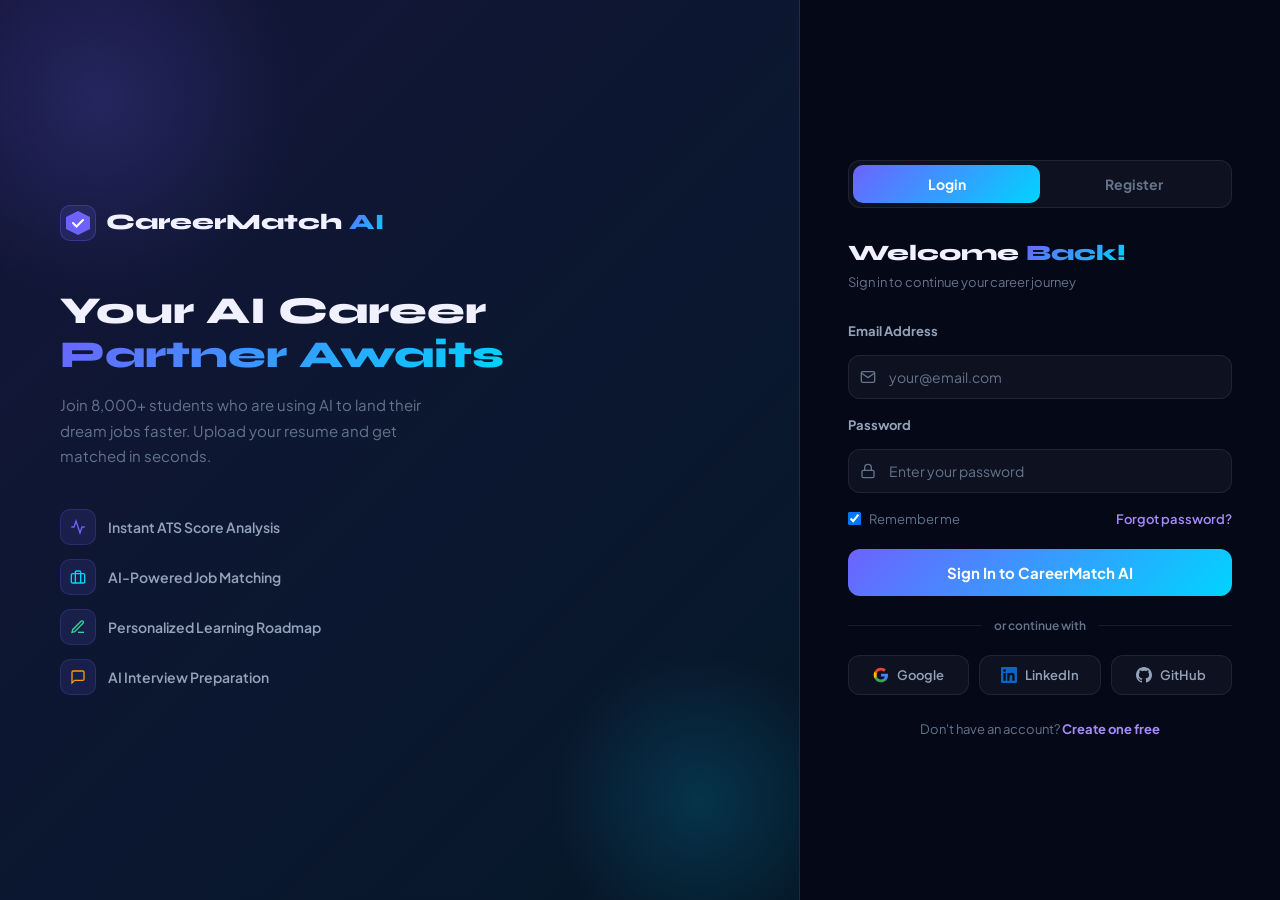
<file: jobs.html>
<!DOCTYPE html>
<html lang="en">
<head>
<meta charset="UTF-8"/>
<meta name="viewport" content="width=device-width, initial-scale=1.0"/>
<title>Job Matches — CareerMatch AI</title>
<link rel="preconnect" href="https://fonts.googleapis.com"/>
<link href="https://fonts.googleapis.com/css2?family=Syne:wght@400;600;700;800&family=Plus+Jakarta+Sans:wght@300;400;500;600;700&display=swap" rel="stylesheet"/>
<link rel="stylesheet" href="styles.css"/>
<style>
.jobs-page { min-height: 100vh; background: var(--bg-primary); padding-top: 80px; }
.jobs-layout { display: grid; grid-template-columns: 280px 1fr; gap: 28px; max-width: 1280px; margin: 0 auto; padding: 40px 24px; }
.filters-panel { background: var(--bg-card); border: 1px solid var(--border); border-radius: var(--radius-xl); padding: 24px; height: fit-content; position: sticky; top: 100px; }
.filters-panel h3 { font-size: 15px; font-weight: 700; margin-bottom: 20px; display: flex; align-items: center; justify-content: space-between; }
.filter-reset { font-size: 12px; color: var(--accent-violet); cursor: pointer; font-weight: 600; }
.filter-group { margin-bottom: 22px; }
.filter-group label { font-size: 12px; font-weight: 700; color: var(--text-muted); text-transform: uppercase; letter-spacing: 0.5px; display: block; margin-bottom: 10px; }
.filter-options { display: flex; flex-direction: column; gap: 8px; }
.filter-option { display: flex; align-items: center; gap: 8px; cursor: pointer; }
.filter-option input[type="checkbox"] { width: 16px; height: 16px; accent-color: var(--accent-purple); cursor: pointer; }
.filter-option span { font-size: 13px; color: var(--text-secondary); }
.filter-option .count { margin-left: auto; font-size: 11px; color: var(--text-muted); background: rgba(255,255,255,0.05); padding: 2px 7px; border-radius: 100px; }
.range-wrap { padding: 4px 0; }
.range-slider { width: 100%; accent-color: var(--accent-purple); cursor: pointer; }
.range-labels { display: flex; justify-content: space-between; font-size: 11px; color: var(--text-muted); margin-top: 6px; }
.jobs-main { }
.jobs-header { display: flex; align-items: center; justify-content: space-between; margin-bottom: 20px; flex-wrap: wrap; gap: 12px; }
.jobs-header h2 { font-size: 20px; font-weight: 800; }
.jobs-header p { font-size: 13px; color: var(--text-muted); }
.search-bar { display: flex; gap: 10px; margin-bottom: 20px; }
.search-input-wrap { flex: 1; position: relative; }
.search-input-wrap svg { position: absolute; left: 14px; top: 50%; transform: translateY(-50%); }
.search-input { width: 100%; padding: 12px 14px 12px 42px; background: var(--bg-card); border: 1px solid var(--border); border-radius: var(--radius-md); font-size: 14px; color: var(--text-primary); font-family: var(--font-body); transition: all 0.2s; }
.search-input:focus { outline: none; border-color: rgba(108,99,255,0.4); background: var(--bg-card-hover); }
.search-input::placeholder { color: var(--text-muted); }
.filter-tabs { display: flex; gap: 8px; flex-wrap: wrap; margin-bottom: 20px; }
.filter-btn { padding: 7px 16px; background: var(--bg-card); border: 1px solid var(--border); border-radius: 100px; font-size: 12px; font-weight: 600; color: var(--text-muted); cursor: pointer; transition: all 0.2s; }
.filter-btn.active, .filter-btn:hover { background: rgba(108,99,255,0.12); border-color: rgba(108,99,255,0.3); color: var(--accent-violet); }
.jobs-grid { display: flex; flex-direction: column; gap: 16px; }
.job-card { background: var(--bg-card); border: 1px solid var(--border); border-radius: var(--radius-xl); padding: 22px; transition: all 0.3s; cursor: pointer; }
.job-card:hover { background: var(--bg-card-hover); border-color: rgba(108,99,255,0.25); transform: translateY(-2px); box-shadow: 0 8px 32px rgba(0,0,0,0.3); }
.job-card-top { display: flex; align-items: flex-start; gap: 14px; margin-bottom: 14px; }
.job-logo { width: 48px; height: 48px; border-radius: 12px; display: flex; align-items: center; justify-content: center; font-size: 13px; font-weight: 800; color: white; flex-shrink: 0; }
.job-info { flex: 1; }
.job-title { font-size: 16px; font-weight: 800; margin-bottom: 3px; }
.job-company { font-size: 13px; color: var(--text-muted); display: flex; align-items: center; gap: 6px; }
.job-meta { display: flex; gap: 10px; flex-wrap: wrap; margin-top: 6px; }
.job-meta-tag { display: flex; align-items: center; gap: 4px; font-size: 11px; color: var(--text-muted); }
.job-right { display: flex; flex-direction: column; align-items: flex-end; gap: 8px; }
.match-badge { padding: 5px 12px; border-radius: 100px; font-size: 12px; font-weight: 800; }
.match-badge.high { background: rgba(52,211,153,0.15); color: var(--accent-green); border: 1px solid rgba(52,211,153,0.3); }
.match-badge.medium { background: rgba(245,158,11,0.15); color: var(--accent-amber); border: 1px solid rgba(245,158,11,0.3); }
.match-badge.low { background: rgba(239,68,68,0.12); color: var(--accent-red); border: 1px solid rgba(239,68,68,0.2); }
.job-salary { font-size: 14px; font-weight: 700; color: var(--accent-cyan); }
.job-skills { display: flex; flex-wrap: wrap; gap: 7px; margin-bottom: 14px; }
.job-skill { padding: 4px 10px; background: rgba(108,99,255,0.08); border: 1px solid rgba(108,99,255,0.15); border-radius: 100px; font-size: 11px; font-weight: 600; color: var(--accent-violet); }
.job-skill.missing { background: rgba(239,68,68,0.08); border-color: rgba(239,68,68,0.2); color: var(--accent-red); }
.job-actions { display: flex; gap: 10px; align-items: center; }
.btn-apply { padding: 9px 20px; background: var(--gradient-main); border: none; border-radius: var(--radius-md); font-size: 13px; font-weight: 700; color: white; cursor: pointer; transition: all 0.2s; font-family: var(--font-body); }
.btn-apply:hover { opacity: 0.9; transform: translateY(-1px); }
.btn-save { padding: 9px 16px; background: rgba(255,255,255,0.04); border: 1px solid var(--border); border-radius: var(--radius-md); font-size: 13px; font-weight: 600; color: var(--text-secondary); cursor: pointer; transition: all 0.2s; font-family: var(--font-body); }
.btn-save:hover { border-color: rgba(108,99,255,0.3); color: var(--accent-violet); }
.job-posted { font-size: 11px; color: var(--text-muted); margin-left: auto; }
.new-badge { padding: 3px 8px; background: rgba(52,211,153,0.15); border: 1px solid rgba(52,211,153,0.3); border-radius: 100px; font-size: 10px; font-weight: 700; color: var(--accent-green); }
.sort-select { padding: 9px 14px; background: var(--bg-card); border: 1px solid var(--border); border-radius: var(--radius-md); font-size: 13px; color: var(--text-secondary); font-family: var(--font-body); cursor: pointer; }
.sort-select:focus { outline: none; }
@media (max-width: 900px) { .jobs-layout { grid-template-columns: 1fr; } .filters-panel { position: static; } }
</style>
</head>
<body>
<nav class="navbar" id="navbar">
  <div class="nav-container">
    <a href="index.html" class="nav-logo"><div class="logo-icon"><svg width="28" height="28" viewBox="0 0 28 28" fill="none"><path d="M14 2L26 8V20L14 26L2 20V8L14 2Z" fill="url(#jlg)"/><path d="M9 14L12.5 17.5L19 11" stroke="white" stroke-width="2" stroke-linecap="round"/><defs><linearGradient id="jlg" x1="2" y1="2" x2="26" y2="26"><stop stop-color="#6C63FF"/><stop offset="1" stop-color="#00D4FF"/></linearGradient></defs></svg></div><span class="logo-text">CareerMatch <span class="logo-ai">AI</span></span></a>
    <ul class="nav-links" id="navLinks">
      <li><a href="index.html" class="nav-link">Home</a></li>
      <li><a href="resume-upload.html" class="nav-link">Upload Resume</a></li>
      <li><a href="jobs.html" class="nav-link active">Jobs</a></li>
      <li><a href="dashboard.html" class="nav-link">Dashboard</a></li>
    </ul>
    <div class="nav-actions"><a href="auth.html" class="btn-ghost">Login</a><a href="auth.html" class="btn-primary-sm">Get Started</a></div>
    <button class="hamburger" id="hamburger"><span></span><span></span><span></span></button>
  </div>
</nav>

<div class="jobs-page">
  <div class="jobs-layout">
    <!-- FILTERS SIDEBAR -->
    <aside class="filters-panel">
      <h3>Filters <span class="filter-reset" onclick="resetFilters()">Reset All</span></h3>

      <div class="filter-group">
        <label>Job Type</label>
        <div class="filter-options">
          <label class="filter-option"><input type="checkbox" checked/><span>Full Time</span><span class="count">89</span></label>
          <label class="filter-option"><input type="checkbox"/><span>Part Time</span><span class="count">12</span></label>
          <label class="filter-option"><input type="checkbox"/><span>Internship</span><span class="count">34</span></label>
          <label class="filter-option"><input type="checkbox"/><span>Contract</span><span class="count">8</span></label>
          <label class="filter-option"><input type="checkbox"/><span>Remote</span><span class="count">45</span></label>
        </div>
      </div>

      <div class="filter-group">
        <label>Experience Level</label>
        <div class="filter-options">
          <label class="filter-option"><input type="checkbox" checked/><span>Fresher (0-1 yr)</span><span class="count">56</span></label>
          <label class="filter-option"><input type="checkbox" checked/><span>Junior (1-3 yrs)</span><span class="count">48</span></label>
          <label class="filter-option"><input type="checkbox"/><span>Mid (3-5 yrs)</span><span class="count">22</span></label>
        </div>
      </div>

      <div class="filter-group">
        <label>Location</label>
        <div class="filter-options">
          <label class="filter-option"><input type="checkbox" checked/><span>Bengaluru</span><span class="count">42</span></label>
          <label class="filter-option"><input type="checkbox" checked/><span>Pune</span><span class="count">28</span></label>
          <label class="filter-option"><input type="checkbox"/><span>Hyderabad</span><span class="count">24</span></label>
          <label class="filter-option"><input type="checkbox"/><span>Mumbai</span><span class="count">18</span></label>
          <label class="filter-option"><input type="checkbox"/><span>Noida</span><span class="count">14</span></label>
          <label class="filter-option"><input type="checkbox"/><span>Chennai</span><span class="count">12</span></label>
          <label class="filter-option"><input type="checkbox"/><span>Remote</span><span class="count">45</span></label>
        </div>
      </div>

      <div class="filter-group">
        <label>Salary Range (LPA)</label>
        <div class="range-wrap">
          <input type="range" class="range-slider" id="salaryRange" min="200000" max="2000000" value="800000" step="50000"/>
          <div class="range-labels"><span>₹2L</span><span id="salaryDisplay">₹8.0L</span><span>₹20L</span></div>
        </div>
      </div>

      <div class="filter-group">
        <label>Company</label>
        <div class="filter-options">
          <label class="filter-option"><input type="checkbox" checked/><span>TCS</span><span class="count">18</span></label>
          <label class="filter-option"><input type="checkbox" checked/><span>Infosys</span><span class="count">15</span></label>
          <label class="filter-option"><input type="checkbox"/><span>Wipro</span><span class="count">12</span></label>
          <label class="filter-option"><input type="checkbox"/><span>HCL</span><span class="count">10</span></label>
          <label class="filter-option"><input type="checkbox"/><span>Cognizant</span><span class="count">9</span></label>
          <label class="filter-option"><input type="checkbox"/><span>Tech Mahindra</span><span class="count">8</span></label>
        </div>
      </div>

      <button class="btn-primary" style="width:100%;margin-top:8px" onclick="showToast('✅ Filters applied! Showing 126 matching jobs.')">Apply Filters</button>
    </aside>

    <!-- JOBS MAIN -->
    <div class="jobs-main">
      <div class="jobs-header">
        <div>
          <h2>Job <span class="gradient-text">Matches</span></h2>
          <p>126 jobs matched based on your resume · Sorted by match score</p>
        </div>
        <select class="sort-select" onchange="showToast('Sorting updated!')">
          <option>Sort: Best Match</option>
          <option>Sort: Newest First</option>
          <option>Sort: Salary High-Low</option>
          <option>Sort: Salary Low-High</option>
        </select>
      </div>

      <div class="search-bar">
        <div class="search-input-wrap">
          <svg width="16" height="16" viewBox="0 0 24 24" fill="none" stroke="#64748B" stroke-width="2"><circle cx="11" cy="11" r="8"/><line x1="21" y1="21" x2="16.65" y2="16.65"/></svg>
          <input type="text" class="search-input" placeholder="Search jobs, companies, skills..." oninput="searchJobs(this.value)"/>
        </div>
      </div>

      <div class="filter-tabs">
        <button class="filter-btn active" data-filter="all">All Jobs (126)</button>
        <button class="filter-btn" data-filter="java">Java (45)</button>
        <button class="filter-btn" data-filter="python">Python (32)</button>
        <button class="filter-btn" data-filter="web">Web Dev (28)</button>
        <button class="filter-btn" data-filter="data">Data (14)</button>
        <button class="filter-btn" data-filter="fullstack">Full Stack (21)</button>
      </div>

      <div class="jobs-grid">

        <!-- JOB 1 -->
        <div class="job-card" data-category="java">
          <div class="job-card-top">
            <div class="job-logo" style="background:linear-gradient(135deg,#6C63FF,#00D4FF)">TCS</div>
            <div class="job-info">
              <div class="job-title">Java Developer — Associate</div>
              <div class="job-company">
                <svg width="12" height="12" viewBox="0 0 24 24" fill="none" stroke="currentColor" stroke-width="2"><rect x="2" y="7" width="20" height="14" rx="2"/><path d="M16 21V5a2 2 0 00-2-2h-4a2 2 0 00-2 2v16"/></svg>
                Tata Consultancy Services
              </div>
              <div class="job-meta">
                <span class="job-meta-tag"><svg width="11" height="11" viewBox="0 0 24 24" fill="none" stroke="currentColor" stroke-width="2"><path d="M21 10c0 7-9 13-9 13s-9-6-9-13a9 9 0 0118 0z"/><circle cx="12" cy="10" r="3"/></svg>Pune, Maharashtra</span>
                <span class="job-meta-tag"><svg width="11" height="11" viewBox="0 0 24 24" fill="none" stroke="currentColor" stroke-width="2"><circle cx="12" cy="12" r="10"/><polyline points="12 6 12 12 16 14"/></svg>Full Time</span>
                <span class="job-meta-tag">0-2 Years</span>
                <span class="new-badge">NEW</span>
              </div>
            </div>
            <div class="job-right">
              <span class="match-badge high">89% Match</span>
              <span class="job-salary">₹4–6 LPA</span>
            </div>
          </div>
          <div class="job-skills">
            <span class="job-skill">Java</span>
            <span class="job-skill">Spring Boot</span>
            <span class="job-skill">SQL</span>
            <span class="job-skill">REST API</span>
            <span class="job-skill missing">Microservices ✗</span>
            <span class="job-skill missing">Docker ✗</span>
          </div>
          <div class="job-actions">
            <button class="btn-apply" onclick="applyJob(this,'TCS Java Developer')">Apply Now</button>
            <button class="btn-save" onclick="saveJob(this)">♡ Save</button>
            <span class="job-posted">Posted 2 days ago</span>
          </div>
        </div>

        <!-- JOB 2 -->
        <div class="job-card" data-category="python">
          <div class="job-card-top">
            <div class="job-logo" style="background:linear-gradient(135deg,#F59E0B,#EF4444)">INF</div>
            <div class="job-info">
              <div class="job-title">Python Developer — Systems Engineer</div>
              <div class="job-company"><svg width="12" height="12" viewBox="0 0 24 24" fill="none" stroke="currentColor" stroke-width="2"><rect x="2" y="7" width="20" height="14" rx="2"/><path d="M16 21V5a2 2 0 00-2-2h-4a2 2 0 00-2 2v16"/></svg>Infosys Limited</div>
              <div class="job-meta">
                <span class="job-meta-tag"><svg width="11" height="11" viewBox="0 0 24 24" fill="none" stroke="currentColor" stroke-width="2"><path d="M21 10c0 7-9 13-9 13s-9-6-9-13a9 9 0 0118 0z"/><circle cx="12" cy="10" r="3"/></svg>Bengaluru, Karnataka</span>
                <span class="job-meta-tag">Full Time</span>
                <span class="job-meta-tag">0-2 Years</span>
              </div>
            </div>
            <div class="job-right">
              <span class="match-badge high">82% Match</span>
              <span class="job-salary">₹3.5–5 LPA</span>
            </div>
          </div>
          <div class="job-skills">
            <span class="job-skill">Python</span>
            <span class="job-skill">Django</span>
            <span class="job-skill">SQL</span>
            <span class="job-skill">REST API</span>
            <span class="job-skill">Git</span>
            <span class="job-skill missing">Flask ✗</span>
          </div>
          <div class="job-actions">
            <button class="btn-apply" onclick="applyJob(this,'Infosys Python Developer')">Apply Now</button>
            <button class="btn-save" onclick="saveJob(this)">♡ Save</button>
            <span class="job-posted">Posted 3 days ago</span>
          </div>
        </div>

        <!-- JOB 3 -->
        <div class="job-card" data-category="web">
          <div class="job-card-top">
            <div class="job-logo" style="background:linear-gradient(135deg,#34D399,#0EA5E9)">WIP</div>
            <div class="job-info">
              <div class="job-title">Web Developer — Frontend</div>
              <div class="job-company"><svg width="12" height="12" viewBox="0 0 24 24" fill="none" stroke="currentColor" stroke-width="2"><rect x="2" y="7" width="20" height="14" rx="2"/><path d="M16 21V5a2 2 0 00-2-2h-4a2 2 0 00-2 2v16"/></svg>Wipro Technologies</div>
              <div class="job-meta">
                <span class="job-meta-tag"><svg width="11" height="11" viewBox="0 0 24 24" fill="none" stroke="currentColor" stroke-width="2"><path d="M21 10c0 7-9 13-9 13s-9-6-9-13a9 9 0 0118 0z"/><circle cx="12" cy="10" r="3"/></svg>Hyderabad, Telangana</span>
                <span class="job-meta-tag">Full Time</span>
                <span class="job-meta-tag">0-1 Year</span>
                <span class="new-badge">NEW</span>
              </div>
            </div>
            <div class="job-right">
              <span class="match-badge high">76% Match</span>
              <span class="job-salary">₹3–4.5 LPA</span>
            </div>
          </div>
          <div class="job-skills">
            <span class="job-skill">HTML/CSS</span>
            <span class="job-skill">JavaScript</span>
            <span class="job-skill">React</span>
            <span class="job-skill">Git</span>
            <span class="job-skill missing">TypeScript ✗</span>
            <span class="job-skill missing">Redux ✗</span>
          </div>
          <div class="job-actions">
            <button class="btn-apply" onclick="applyJob(this,'Wipro Web Developer')">Apply Now</button>
            <button class="btn-save" onclick="saveJob(this)">♡ Save</button>
            <span class="job-posted">Posted 1 day ago</span>
          </div>
        </div>

        <!-- JOB 4 -->
        <div class="job-card" data-category="java">
          <div class="job-card-top">
            <div class="job-logo" style="background:linear-gradient(135deg,#A78BFA,#6C63FF)">HCL</div>
            <div class="job-info">
              <div class="job-title">Backend Developer — Java/Spring</div>
              <div class="job-company"><svg width="12" height="12" viewBox="0 0 24 24" fill="none" stroke="currentColor" stroke-width="2"><rect x="2" y="7" width="20" height="14" rx="2"/><path d="M16 21V5a2 2 0 00-2-2h-4a2 2 0 00-2 2v16"/></svg>HCL Technologies</div>
              <div class="job-meta">
                <span class="job-meta-tag"><svg width="11" height="11" viewBox="0 0 24 24" fill="none" stroke="currentColor" stroke-width="2"><path d="M21 10c0 7-9 13-9 13s-9-6-9-13a9 9 0 0118 0z"/><circle cx="12" cy="10" r="3"/></svg>Noida, UP</span>
                <span class="job-meta-tag">Full Time</span>
                <span class="job-meta-tag">1-3 Years</span>
              </div>
            </div>
            <div class="job-right">
              <span class="match-badge medium">71% Match</span>
              <span class="job-salary">₹4–7 LPA</span>
            </div>
          </div>
          <div class="job-skills">
            <span class="job-skill">Java</span>
            <span class="job-skill">Spring Boot</span>
            <span class="job-skill">Microservices</span>
            <span class="job-skill">MySQL</span>
            <span class="job-skill missing">Kubernetes ✗</span>
            <span class="job-skill missing">AWS ✗</span>
          </div>
          <div class="job-actions">
            <button class="btn-apply" onclick="applyJob(this,'HCL Backend Developer')">Apply Now</button>
            <button class="btn-save" onclick="saveJob(this)">♡ Save</button>
            <span class="job-posted">Posted 5 days ago</span>
          </div>
        </div>

        <!-- JOB 5 -->
        <div class="job-card" data-category="fullstack">
          <div class="job-card-top">
            <div class="job-logo" style="background:linear-gradient(135deg,#0EA5E9,#6C63FF)">COG</div>
            <div class="job-info">
              <div class="job-title">Full Stack Developer — Associate</div>
              <div class="job-company"><svg width="12" height="12" viewBox="0 0 24 24" fill="none" stroke="currentColor" stroke-width="2"><rect x="2" y="7" width="20" height="14" rx="2"/><path d="M16 21V5a2 2 0 00-2-2h-4a2 2 0 00-2 2v16"/></svg>Cognizant Technology Solutions</div>
              <div class="job-meta">
                <span class="job-meta-tag"><svg width="11" height="11" viewBox="0 0 24 24" fill="none" stroke="currentColor" stroke-width="2"><path d="M21 10c0 7-9 13-9 13s-9-6-9-13a9 9 0 0118 0z"/><circle cx="12" cy="10" r="3"/></svg>Chennai, Tamil Nadu</span>
                <span class="job-meta-tag">Full Time</span>
                <span class="job-meta-tag">0-2 Years</span>
              </div>
            </div>
            <div class="job-right">
              <span class="match-badge medium">68% Match</span>
              <span class="job-salary">₹3.5–5.5 LPA</span>
            </div>
          </div>
          <div class="job-skills">
            <span class="job-skill">React</span>
            <span class="job-skill">Node.js</span>
            <span class="job-skill">Java</span>
            <span class="job-skill">SQL</span>
            <span class="job-skill missing">MongoDB ✗</span>
            <span class="job-skill missing">GraphQL ✗</span>
          </div>
          <div class="job-actions">
            <button class="btn-apply" onclick="applyJob(this,'Cognizant Full Stack Developer')">Apply Now</button>
            <button class="btn-save" onclick="saveJob(this)">♡ Save</button>
            <span class="job-posted">Posted 1 week ago</span>
          </div>
        </div>

        <!-- JOB 6 -->
        <div class="job-card" data-category="data">
          <div class="job-card-top">
            <div class="job-logo" style="background:linear-gradient(135deg,#EC4899,#8B5CF6)">TM</div>
            <div class="job-info">
              <div class="job-title">Data Analyst — Junior</div>
              <div class="job-company"><svg width="12" height="12" viewBox="0 0 24 24" fill="none" stroke="currentColor" stroke-width="2"><rect x="2" y="7" width="20" height="14" rx="2"/><path d="M16 21V5a2 2 0 00-2-2h-4a2 2 0 00-2 2v16"/></svg>Tech Mahindra</div>
              <div class="job-meta">
                <span class="job-meta-tag"><svg width="11" height="11" viewBox="0 0 24 24" fill="none" stroke="currentColor" stroke-width="2"><path d="M21 10c0 7-9 13-9 13s-9-6-9-13a9 9 0 0118 0z"/><circle cx="12" cy="10" r="3"/></svg>Bengaluru, Karnataka</span>
                <span class="job-meta-tag">Full Time</span>
                <span class="job-meta-tag">0-1 Year</span>
              </div>
            </div>
            <div class="job-right">
              <span class="match-badge medium">65% Match</span>
              <span class="job-salary">₹3–5 LPA</span>
            </div>
          </div>
          <div class="job-skills">
            <span class="job-skill">Python</span>
            <span class="job-skill">SQL</span>
            <span class="job-skill">Excel</span>
            <span class="job-skill missing">Tableau ✗</span>
            <span class="job-skill missing">Power BI ✗</span>
            <span class="job-skill missing">Pandas ✗</span>
          </div>
          <div class="job-actions">
            <button class="btn-apply" onclick="applyJob(this,'Tech Mahindra Data Analyst')">Apply Now</button>
            <button class="btn-save" onclick="saveJob(this)">♡ Save</button>
            <span class="job-posted">Posted 4 days ago</span>
          </div>
        </div>

        <!-- JOB 7 -->
        <div class="job-card" data-category="java">
          <div class="job-card-top">
            <div class="job-logo" style="background:linear-gradient(135deg,#F97316,#EF4444)">CAP</div>
            <div class="job-info">
              <div class="job-title">Software Engineer — Java</div>
              <div class="job-company"><svg width="12" height="12" viewBox="0 0 24 24" fill="none" stroke="currentColor" stroke-width="2"><rect x="2" y="7" width="20" height="14" rx="2"/><path d="M16 21V5a2 2 0 00-2-2h-4a2 2 0 00-2 2v16"/></svg>Capgemini India</div>
              <div class="job-meta">
                <span class="job-meta-tag"><svg width="11" height="11" viewBox="0 0 24 24" fill="none" stroke="currentColor" stroke-width="2"><path d="M21 10c0 7-9 13-9 13s-9-6-9-13a9 9 0 0118 0z"/><circle cx="12" cy="10" r="3"/></svg>Mumbai, Maharashtra</span>
                <span class="job-meta-tag">Full Time</span>
                <span class="job-meta-tag">0-2 Years</span>
                <span class="new-badge">NEW</span>
              </div>
            </div>
            <div class="job-right">
              <span class="match-badge medium">62% Match</span>
              <span class="job-salary">₹3.5–6 LPA</span>
            </div>
          </div>
          <div class="job-skills">
            <span class="job-skill">Java</span>
            <span class="job-skill">J2EE</span>
            <span class="job-skill">Hibernate</span>
            <span class="job-skill">Oracle DB</span>
            <span class="job-skill missing">Maven ✗</span>
          </div>
          <div class="job-actions">
            <button class="btn-apply" onclick="applyJob(this,'Capgemini Software Engineer')">Apply Now</button>
            <button class="btn-save" onclick="saveJob(this)">♡ Save</button>
            <span class="job-posted">Posted today</span>
          </div>
        </div>

      </div>
    </div>
  </div>
</div>

<div class="toast" id="toast"></div>
<script src="script.js"></script>
<script>
function applyJob(btn, jobTitle) {
  btn.textContent = '✓ Applied!';
  btn.style.background = 'linear-gradient(135deg,#34D399,#0EA5E9)';
  btn.disabled = true;
  showToast('🎉 Application submitted for ' + jobTitle + '! Check your email for confirmation.');
}
function saveJob(btn) {
  const saved = btn.textContent.includes('♡');
  btn.textContent = saved ? '♥ Saved' : '♡ Save';
  btn.style.color = saved ? 'var(--accent-red)' : '';
  btn.style.borderColor = saved ? 'rgba(239,68,68,0.3)' : '';
  showToast(saved ? '❤️ Job saved to your list!' : '💔 Job removed from saved list.');
}
function resetFilters() {
  document.querySelectorAll('.filter-option input').forEach(cb => cb.checked = false);
  showToast('🔄 All filters reset.');
}
</script>
</body>
</html>
</file>
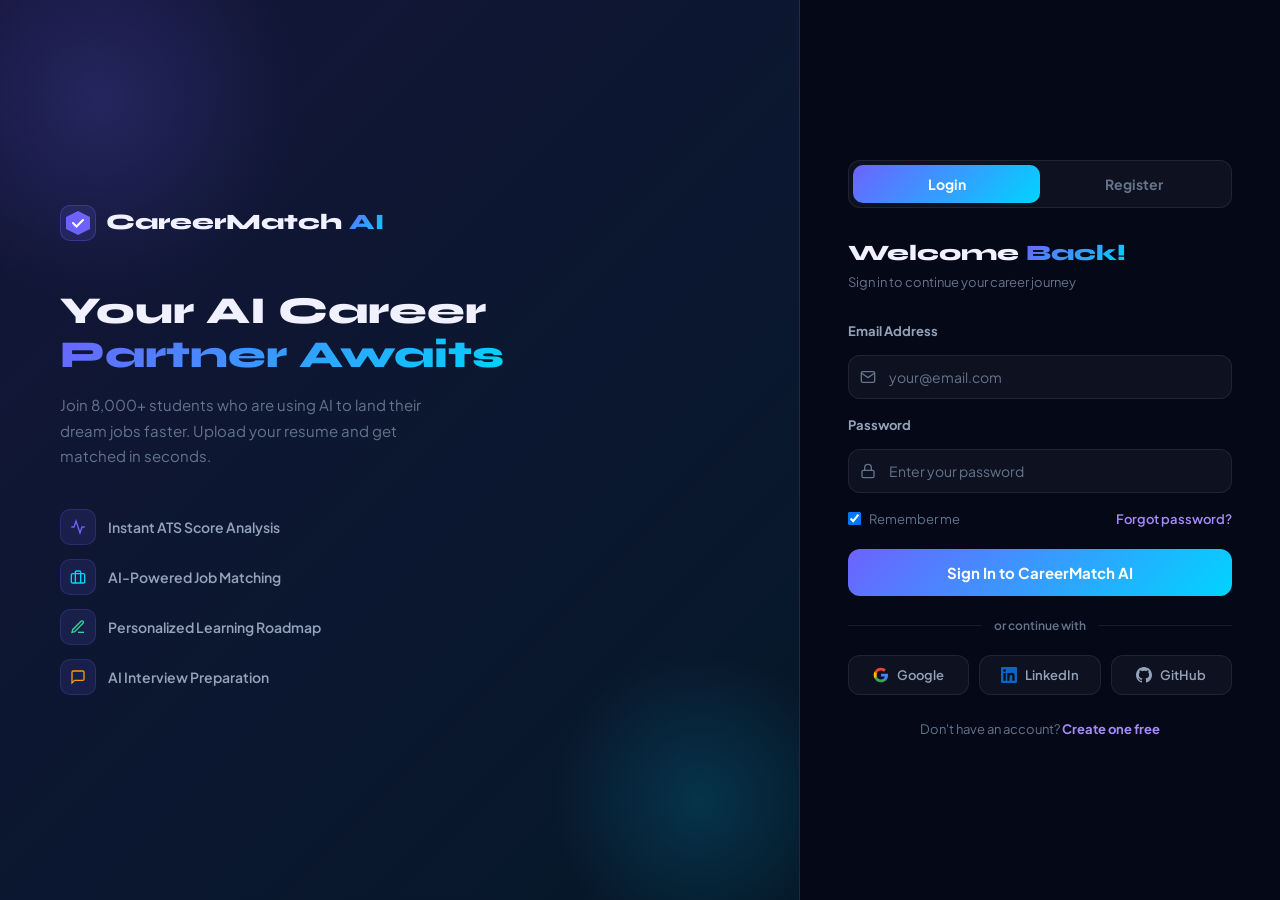
<file: resume-templates.html>
<!DOCTYPE html>
<html lang="en">
<head>
<meta charset="UTF-8"/>
<meta name="viewport" content="width=device-width, initial-scale=1.0"/>
<title>Resume Templates — CareerMatch AI</title>
<link rel="preconnect" href="https://fonts.googleapis.com"/>
<link href="https://fonts.googleapis.com/css2?family=Syne:wght@400;600;700;800&family=Plus+Jakarta+Sans:wght@300;400;500;600;700&display=swap" rel="stylesheet"/>
<link rel="stylesheet" href="styles.css"/>
<style>
.templates-page { min-height: 100vh; background: var(--bg-primary); padding-top: 80px; }
.templates-container { max-width: 1200px; margin: 0 auto; padding: 48px 24px; }
.templates-header { text-align: center; margin-bottom: 40px; }
.templates-header h1 { font-size: 36px; font-weight: 800; margin-bottom: 12px; }
.templates-header p { font-size: 16px; color: var(--text-muted); }

/* Category tabs / filters */
.filter-tabs { display: flex; gap: 8px; flex-wrap: wrap; justify-content: center; margin-bottom: 32px; }
.filter-btn { padding: 8px 18px; background: var(--bg-card); border: 1px solid var(--border); border-radius: 100px; font-size: 13px; font-weight: 600; color: var(--text-muted); cursor: pointer; transition: all 0.2s; font-family: var(--font-body); }
.filter-btn.active, .filter-btn:hover { background: rgba(108,99,255,0.12); border-color: rgba(108,99,255,0.3); color: var(--accent-violet); }

/* Grid layout */
.templates-grid { display: grid; grid-template-columns: repeat(3, 1fr); gap: 24px; margin-bottom: 48px; }
@media (max-width: 900px) { .templates-grid { grid-template-columns: repeat(2, 1fr); } }
@media (max-width: 600px) { .templates-grid { grid-template-columns: 1fr; } }

/* Card design */
.template-card { background: var(--bg-card); border: 1px solid var(--border); border-radius: var(--radius-xl); padding: 24px; transition: all 0.3s ease; position: relative; overflow: hidden; display: flex; flex-direction: column; }
.template-card::before { content: ''; position: absolute; top: 0; left: 0; right: 0; height: 1px; background: var(--gradient-main); opacity: 0; transition: opacity 0.3s; }
.template-card:hover { background: var(--bg-card-hover); border-color: rgba(108,99,255,0.25); transform: translateY(-4px); box-shadow: var(--shadow-glow); }
.template-card:hover::before { opacity: 1; }

.tc-icon-wrap { width: 48px; height: 48px; border-radius: var(--radius-md); display: flex; align-items: center; justify-content: center; margin-bottom: 16px; border: 1px solid rgba(255,255,255,0.08); }
.tc-title { font-size: 17px; font-weight: 700; margin-bottom: 8px; color: var(--text-primary); }
.tc-category { display: inline-block; padding: 4px 10px; background: rgba(0,212,255,0.1); border: 1px solid rgba(0,212,255,0.2); border-radius: 100px; font-size: 11px; font-weight: 600; color: var(--accent-cyan); margin-bottom: 20px; align-self: flex-start; }
.tc-meta { font-size: 12px; color: var(--text-muted); margin-bottom: 20px; margin-top: auto; }
.tc-actions { display: flex; gap: 10px; }
.tc-actions button { flex: 1; padding: 9px 12px; font-size: 13px; font-weight: 600; font-family: var(--font-body); border-radius: var(--radius-md); text-align: center; cursor: pointer; transition: all 0.2s; }
.btn-preview { background: rgba(255,255,255,0.04); border: 1px solid var(--border); color: var(--text-secondary); }
.btn-preview:hover { border-color: rgba(108,99,255,0.3); color: var(--text-primary); }
.btn-download { background: var(--gradient-main); border: none; color: white; }
.btn-download:hover { opacity: 0.9; }

/* Admin upload section */
.admin-section { background: var(--bg-card); border: 1px dashed rgba(108,99,255,0.4); border-radius: var(--radius-xl); padding: 32px; margin-bottom: 48px; display: none; }
.admin-section h2 { font-size: 20px; font-weight: 800; margin-bottom: 8px; }
.admin-section p { font-size: 14px; color: var(--text-muted); margin-bottom: 24px; }
.upload-form { display: grid; grid-template-columns: 1fr 1fr; gap: 20px; }
@media (max-width: 768px) { .upload-form { grid-template-columns: 1fr; } }
.form-group { display: flex; flex-direction: column; gap: 6px; }
.form-group label { font-size: 13px; font-weight: 600; color: var(--text-secondary); }
.form-group input, .form-group select { padding: 12px 16px; background: rgba(255,255,255,0.04); border: 1px solid var(--border); border-radius: var(--radius-md); color: var(--text-primary); font-family: var(--font-body); font-size: 14px; transition: all 0.2s; }
.form-group input:focus, .form-group select:focus { outline: none; border-color: var(--accent-purple); background: rgba(108,99,255,0.05); }
.form-group select option { background: var(--bg-secondary); color: var(--text-primary); }
.form-submit-row { grid-column: 1 / -1; display: flex; justify-content: flex-end; margin-top: 10px; }
</style>
</head>
<body>
<nav class="navbar" id="navbar">
  <div class="nav-container">
    <a href="index.html" class="nav-logo">
      <div class="logo-icon">
        <svg width="28" height="28" viewBox="0 0 28 28" fill="none">
          <path d="M14 2L26 8V20L14 26L2 20V8L14 2Z" fill="url(#tlg)"/>
          <path d="M9 14L12.5 17.5L19 11" stroke="white" stroke-width="2" stroke-linecap="round"/>
          <defs>
            <linearGradient id="tlg" x1="2" y1="2" x2="26" y2="26">
              <stop stop-color="#6C63FF"/>
              <stop offset="1" stop-color="#00D4FF"/>
            </linearGradient>
          </defs>
        </svg>
      </div>
      <span class="logo-text">CareerMatch <span class="logo-ai">AI</span></span>
    </a>
    <ul class="nav-links" id="navLinks">
      <li><a href="index.html" class="nav-link">Home</a></li>
      <li><a href="resume-upload.html" class="nav-link">Upload Resume</a></li>
      <li><a href="jobs.html" class="nav-link">Jobs</a></li>
      <li><a href="dashboard.html" class="nav-link">Dashboard</a></li>
    </ul>
    <div class="nav-actions">
      <a href="auth.html" class="btn-ghost">Login</a>
      <a href="auth.html" class="btn-primary-sm">Get Started</a>
    </div>
    <button class="hamburger" id="hamburger"><span></span><span></span><span></span></button>
  </div>
</nav>

<div class="templates-page">
  <div class="templates-container">
    <div class="templates-header">
      <div class="section-badge" style="display:inline-flex;margin-bottom:16px">Templates</div>
      <h1>Professional <span class="gradient-text">Resume Templates</span></h1>
      <p>Elevate your application with expert-curated and fully ATS-friendly resume layouts</p>
    </div>

    <!-- ADMIN UPLOAD AREA -->
    <section class="admin-section" id="adminSection">
      <h2>Admin Template Upload</h2>
      <p>Upload official resume templates for student use. Only PDF and DOCX formats under 5MB are accepted.</p>
      <form class="upload-form" id="uploadForm">
        <div class="form-group">
          <label for="templateTitle">Template Title</label>
          <input type="text" id="templateTitle" placeholder="e.g., Software Engineer Classic" required/>
        </div>
        <div class="form-group">
          <label for="templateCategory">Category Tag</label>
          <select id="templateCategory" required>
            <option value="Fresher">Fresher</option>
            <option value="Software Developer">Software Developer</option>
            <option value="Full Stack">Full Stack</option>
            <option value="Data Science">Data Science</option>
            <option value="General">General</option>
          </select>
        </div>
        <div class="form-group" style="grid-column: 1 / -1;">
          <label for="templateFile">Template File (PDF or DOCX)</label>
          <input type="file" id="templateFile" accept=".pdf,.docx" required/>
        </div>
        <div class="form-submit-row">
          <button type="submit" class="btn-primary" style="font-size: 13px; padding: 10px 24px;">Upload Template</button>
        </div>
      </form>
    </section>

    <!-- CATEGORY FILTER TAGS -->
    <div class="filter-tabs">
      <button class="filter-btn active" onclick="filterCategory(this, 'All')">All Templates</button>
      <button class="filter-btn" onclick="filterCategory(this, 'Fresher')">Fresher</button>
      <button class="filter-btn" onclick="filterCategory(this, 'Software Developer')">Software Developer</button>
      <button class="filter-btn" onclick="filterCategory(this, 'Full Stack')">Full Stack</button>
      <button class="filter-btn" onclick="filterCategory(this, 'Data Science')">Data Science</button>
      <button class="filter-btn" onclick="filterCategory(this, 'General')">General</button>
    </div>

    <!-- TEMPLATES CARD GRID -->
    <div class="templates-grid" id="templatesGrid">
      <!-- Dynamic list -->
    </div>
  </div>
</div>

<div class="toast" id="toast"></div>
<script src="script.js"></script>
<script>
const API_BASE = "http://127.0.0.1:5000";

const user = getCurrentUser();
if (!user) {
    window.location.href = 'auth.html';
}

document.addEventListener('DOMContentLoaded', () => {
    if (user && user.role === 'admin') {
        const adminSection = document.getElementById('adminSection');
        if (adminSection) adminSection.style.display = 'block';
    }
    
    loadTemplates();
    
    const uploadForm = document.getElementById('uploadForm');
    if (uploadForm) {
        uploadForm.addEventListener('submit', handleUpload);
    }
});

let allTemplates = [];

async function loadTemplates() {
    try {
        const res = await fetch(`${API_BASE}/api/resume-templates`);
        if (!res.ok) throw new Error('Failed to load templates');
        allTemplates = await res.json();
        renderTemplates('All');
    } catch (err) {
        console.error(err);
        showToast('❌ Failed to retrieve resume templates.');
    }
}

function renderTemplates(categoryFilter = 'All') {
    const grid = document.getElementById('templatesGrid');
    if (!grid) return;
    
    grid.innerHTML = '';
    
    const filtered = categoryFilter === 'All' 
        ? allTemplates 
        : allTemplates.filter(t => t.category === categoryFilter);
        
    if (filtered.length === 0) {
        grid.innerHTML = `
            <div style="grid-column: 1/-1; text-align: center; padding: 48px; color: var(--text-muted);">
                <p style="font-size: 16px; margin-bottom: 8px;">No templates found in this category.</p>
                <p style="font-size: 13px;">Upload some templates to get started.</p>
            </div>
        `;
        return;
    }
    
    filtered.forEach(t => {
        const card = document.createElement('div');
        card.className = 'template-card';
        
        const isDocx = t.filename.endsWith('.docx');
        const iconColor = isDocx ? 'var(--accent-cyan)' : 'var(--accent-red)';
        const iconSvg = isDocx 
            ? `<svg width="24" height="24" viewBox="0 0 24 24" fill="none" stroke="${iconColor}" stroke-width="2"><path d="M14 2H6a2 2 0 00-2 2v16a2 2 0 002 2h12a2 2 0 002-2V8z"/><polyline points="14 2 14 8 20 8"/><line x1="16" y1="13" x2="8" y2="13"/><line x1="16" y1="17" x2="8" y2="17"/></svg>`
            : `<svg width="24" height="24" viewBox="0 0 24 24" fill="none" stroke="${iconColor}" stroke-width="2"><path d="M14 2H6a2 2 0 00-2 2v16a2 2 0 002 2h12a2 2 0 002-2V8z"/><polyline points="14 2 14 8 20 8"/><path d="M9 15h3a1 1 0 000-2H9v2z"/><path d="M9 11v6"/></svg>`;
            
        card.innerHTML = `
            <div class="tc-icon-wrap" style="background: rgba(255,255,255,0.03); border-color: ${iconColor}20;">
                ${iconSvg}
            </div>
            <h3 class="tc-title">${escapeHTML(t.title)}</h3>
            <span class="tc-category">${escapeHTML(t.category)}</span>
            <div class="tc-meta">Uploaded: ${new Date(t.uploaded_at).toLocaleDateString()}</div>
            <div class="tc-actions">
                <button class="btn-preview" onclick="previewTemplate(${t.id}, '${escapeJS(t.filename)}')">Preview</button>
                <button class="btn-download" onclick="downloadTemplate(${t.id})">Download</button>
            </div>
        `;
        grid.appendChild(card);
    });
}

function filterCategory(btn, category) {
    document.querySelectorAll('.filter-btn').forEach(b => b.classList.remove('active'));
    btn.classList.add('active');
    renderTemplates(category);
}

function previewTemplate(id, filename) {
    if (filename.toLowerCase().endsWith('.pdf')) {
        window.open(`${API_BASE}/api/template/${id}`, '_blank');
    } else {
        showToast('ℹ️ DOCX preview is not supported directly in-browser. Downloading template file.');
        downloadTemplate(id);
    }
}

function downloadTemplate(id) {
    window.location.href = `${API_BASE}/api/template/${id}?download=true`;
}

async function handleUpload(e) {
    e.preventDefault();
    
    const fileInput = document.getElementById('templateFile');
    const titleInput = document.getElementById('templateTitle');
    const categorySelect = document.getElementById('templateCategory');
    const submitBtn = document.querySelector('.admin-section button[type="submit"]');
    
    if (!fileInput.files.length) {
        showToast('⚠️ Please select a file to upload.');
        return;
    }
    
    const file = fileInput.files[0];
    const title = titleInput.value.trim();
    const category = categorySelect.value;
    
    if (!title) {
        showToast('⚠️ Please enter a title.');
        return;
    }
    
    const formData = new FormData();
    formData.append('file', file);
    formData.append('title', title);
    formData.append('category', category);
    formData.append('userId', user.id);
    
    try {
        if (submitBtn) {
            submitBtn.disabled = true;
            submitBtn.textContent = 'Uploading...';
        }
        
        const res = await fetch(`${API_BASE}/api/upload-template`, {
            method: 'POST',
            body: formData
        });
        
        const data = await res.json();
        
        if (!res.ok) {
            throw new Error(data.error || 'Upload failed');
        }
        
        showToast('🎉 Template uploaded successfully!');
        uploadForm.reset();
        loadTemplates();
        
    } catch (err) {
        console.error(err);
        showToast(`❌ Error: ${err.message}`);
    } finally {
        if (submitBtn) {
            submitBtn.disabled = false;
            submitBtn.textContent = 'Upload Template';
        }
    }
}

function escapeHTML(str) {
    return str
        .replace(/&/g, "&amp;")
        .replace(/</g, "&lt;")
        .replace(/>/g, "&gt;")
        .replace(/"/g, "&quot;")
        .replace(/'/g, "&#039;");
}

function escapeJS(str) {
    return str.replace(/'/g, "\\'");
}
</script>
</body>
</html>
</file>
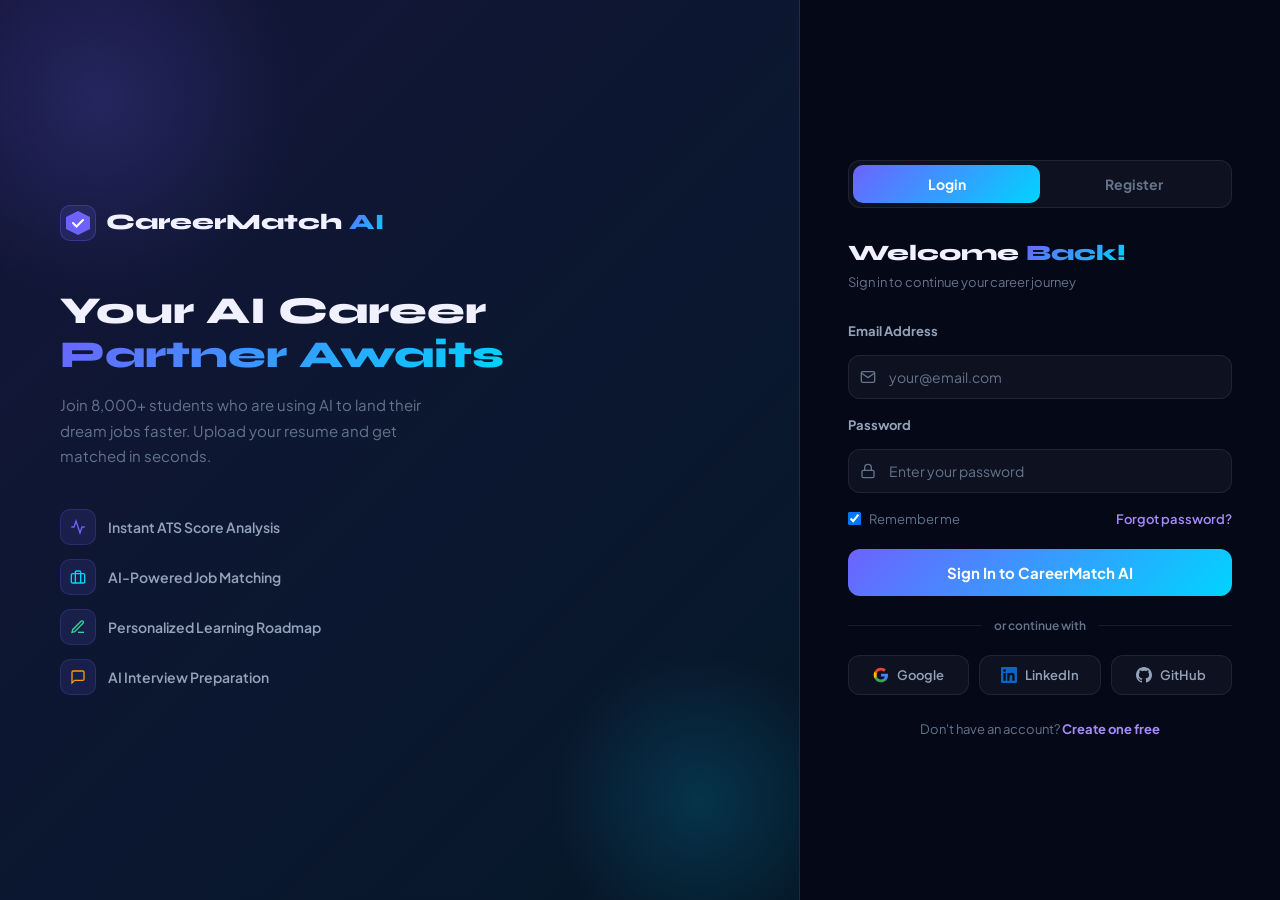
<file: resume-upload.html>
<!DOCTYPE html>
<html lang="en">
<head>
<meta charset="UTF-8"/>
<meta name="viewport" content="width=device-width, initial-scale=1.0"/>
<title>Upload Resume — CareerMatch AI</title>
<link rel="preconnect" href="https://fonts.googleapis.com"/>
<link href="https://fonts.googleapis.com/css2?family=Syne:wght@400;600;700;800&family=Plus+Jakarta+Sans:wght@300;400;500;600;700&display=swap" rel="stylesheet"/>
<link rel="stylesheet" href="styles.css"/>
<style>
.upload-page { min-height: 100vh; background: var(--bg-primary); padding-top: 80px; }
.upload-container { max-width: 900px; margin: 0 auto; padding: 48px 24px; }
.upload-header { text-align: center; margin-bottom: 48px; }
.upload-header h1 { font-size: 36px; font-weight: 800; margin-bottom: 12px; }
.upload-header p { font-size: 16px; color: var(--text-muted); }
.upload-zone { border: 2px dashed rgba(108,99,255,0.4); border-radius: var(--radius-xl); padding: 60px 40px; text-align: center; cursor: pointer; transition: all 0.3s; background: rgba(108,99,255,0.03); position: relative; overflow: hidden; }
.upload-zone:hover { border-color: var(--accent-purple); background: rgba(108,99,255,0.07); }
.upload-zone-icon { width: 72px; height: 72px; border-radius: 50%; background: linear-gradient(135deg,rgba(108,99,255,0.2),rgba(0,212,255,0.2)); border: 1px solid rgba(108,99,255,0.3); display: flex; align-items: center; justify-content: center; margin: 0 auto 20px; }
.upload-zone h3 { font-size: 20px; font-weight: 700; margin-bottom: 8px; }
.upload-zone p { font-size: 14px; color: var(--text-muted); margin-bottom: 20px; }
.upload-formats { display: flex; gap: 10px; justify-content: center; flex-wrap: wrap; }
.format-badge { padding: 5px 14px; background: rgba(108,99,255,0.1); border: 1px solid rgba(108,99,255,0.2); border-radius: 100px; font-size: 12px; font-weight: 600; color: var(--accent-violet); }
.upload-progress { display: none; padding: 32px; background: var(--bg-card); border: 1px solid var(--border); border-radius: var(--radius-xl); }
.progress-header { display: flex; align-items: center; gap: 14px; margin-bottom: 20px; }
.progress-file-icon { width: 44px; height: 44px; border-radius: 10px; background: rgba(108,99,255,0.15); display: flex; align-items: center; justify-content: center; }
.progress-file-name { font-size: 15px; font-weight: 700; }
.progress-file-size { font-size: 12px; color: var(--text-muted); }
.progress-bar-wrap { height: 8px; background: rgba(255,255,255,0.06); border-radius: 4px; overflow: hidden; margin-bottom: 10px; }
.progress-bar-fill { height: 100%; background: var(--gradient-main); border-radius: 4px; transition: width 0.2s ease; width: 0%; }
.progress-steps { display: flex; gap: 8px; flex-wrap: wrap; margin-top: 16px; }
.progress-step { padding: 5px 12px; background: rgba(255,255,255,0.04); border: 1px solid var(--border); border-radius: 100px; font-size: 11px; font-weight: 600; color: var(--text-muted); transition: all 0.3s; }
.progress-step.done { background: rgba(52,211,153,0.1); border-color: rgba(52,211,153,0.3); color: var(--accent-green); }
.progress-step.active { background: rgba(108,99,255,0.1); border-color: rgba(108,99,255,0.3); color: var(--accent-violet); }
.analysis-results { display: none; margin-top: 32px; }
.results-grid { display: grid; grid-template-columns: 1fr 1fr; gap: 20px; margin-bottom: 24px; }
.result-card { background: var(--bg-card); border: 1px solid var(--border); border-radius: var(--radius-xl); padding: 24px; }
.result-card h3 { font-size: 15px; font-weight: 700; margin-bottom: 16px; display: flex; align-items: center; gap: 8px; }
.ats-display { display: flex; align-items: center; gap: 24px; }
.ats-circle-wrap { position: relative; width: 100px; height: 100px; flex-shrink: 0; }
.ats-circle-wrap svg { width: 100px; height: 100px; }
.ats-circle-center { position: absolute; inset: 0; display: flex; flex-direction: column; align-items: center; justify-content: center; }
.ats-big-num { font-family: var(--font-display); font-size: 26px; font-weight: 800; background: var(--gradient-main); -webkit-background-clip: text; background-clip: text; -webkit-text-fill-color: transparent; }
.ats-big-label { font-size: 10px; color: var(--text-muted); }
.ats-breakdown { flex: 1; display: flex; flex-direction: column; gap: 8px; }
.ats-row { display: flex; align-items: center; gap: 8px; font-size: 12px; }
.ats-row span:first-child { width: 70px; color: var(--text-muted); }
.ats-mini-bar { flex: 1; height: 5px; background: rgba(255,255,255,0.06); border-radius: 3px; overflow: hidden; }
.ats-mini-fill { height: 100%; background: var(--gradient-main); border-radius: 3px; }
.ats-row span:last-child { width: 30px; text-align: right; font-weight: 700; font-size: 11px; }
.extracted-skills { display: flex; flex-wrap: wrap; gap: 8px; }
.skill-tag { padding: 5px 12px; border-radius: 100px; font-size: 12px; font-weight: 600; }
.skill-tag.strong { background: rgba(52,211,153,0.12); border: 1px solid rgba(52,211,153,0.25); color: var(--accent-green); }
.skill-tag.medium { background: rgba(108,99,255,0.12); border: 1px solid rgba(108,99,255,0.25); color: var(--accent-violet); }
.skill-tag.weak { background: rgba(245,158,11,0.12); border: 1px solid rgba(245,158,11,0.25); color: var(--accent-amber); }
.suggestions-list { display: flex; flex-direction: column; gap: 10px; }
.suggestion-item { display: flex; align-items: flex-start; gap: 10px; padding: 12px 14px; border-radius: var(--radius-md); }
.suggestion-item.error { background: rgba(239,68,68,0.08); border: 1px solid rgba(239,68,68,0.2); }
.suggestion-item.warning { background: rgba(245,158,11,0.08); border: 1px solid rgba(245,158,11,0.2); }
.suggestion-item.success { background: rgba(52,211,153,0.08); border: 1px solid rgba(52,211,153,0.2); }
.suggestion-icon { width: 20px; height: 20px; border-radius: 50%; display: flex; align-items: center; justify-content: center; font-size: 11px; flex-shrink: 0; margin-top: 1px; }
.suggestion-item.error .suggestion-icon { background: rgba(239,68,68,0.2); color: var(--accent-red); }
.suggestion-item.warning .suggestion-icon { background: rgba(245,158,11,0.2); color: var(--accent-amber); }
.suggestion-item.success .suggestion-icon { background: rgba(52,211,153,0.2); color: var(--accent-green); }
.suggestion-text { font-size: 13px; color: var(--text-secondary); line-height: 1.5; }
.results-actions { display: flex; gap: 14px; flex-wrap: wrap; }
.tips-section { background: var(--bg-card); border: 1px solid var(--border); border-radius: var(--radius-xl); padding: 24px; margin-bottom: 24px; }
.tips-section h3 { font-size: 15px; font-weight: 700; margin-bottom: 16px; }
.tips-grid { display: grid; grid-template-columns: repeat(3, 1fr); gap: 14px; }
.tip-card { padding: 16px; background: rgba(255,255,255,0.02); border: 1px solid var(--border); border-radius: var(--radius-md); }
.tip-card .tip-icon { font-size: 22px; margin-bottom: 8px; }
.tip-card h4 { font-size: 13px; font-weight: 700; margin-bottom: 4px; }
.tip-card p { font-size: 12px; color: var(--text-muted); line-height: 1.5; }
@media (max-width: 700px) { .results-grid { grid-template-columns: 1fr; } .tips-grid { grid-template-columns: 1fr; } .ats-display { flex-direction: column; } }
</style>
</head>
<body>
<nav class="navbar" id="navbar">
  <div class="nav-container">
    <a href="index.html" class="nav-logo"><div class="logo-icon"><svg width="28" height="28" viewBox="0 0 28 28" fill="none"><path d="M14 2L26 8V20L14 26L2 20V8L14 2Z" fill="url(#ulg)"/><path d="M9 14L12.5 17.5L19 11" stroke="white" stroke-width="2" stroke-linecap="round"/><defs><linearGradient id="ulg" x1="2" y1="2" x2="26" y2="26"><stop stop-color="#6C63FF"/><stop offset="1" stop-color="#00D4FF"/></linearGradient></defs></svg></div><span class="logo-text">CareerMatch <span class="logo-ai">AI</span></span></a>
    <ul class="nav-links" id="navLinks">
      <li><a href="index.html" class="nav-link">Home</a></li>
      <li><a href="resume-upload.html" class="nav-link active">Upload Resume</a></li>
      <li><a href="jobs.html" class="nav-link">Jobs</a></li>
      <li><a href="dashboard.html" class="nav-link">Dashboard</a></li>
    </ul>
    <div class="nav-actions"><a href="auth.html" class="btn-ghost">Login</a><a href="auth.html" class="btn-primary-sm">Get Started</a></div>
    <button class="hamburger" id="hamburger"><span></span><span></span><span></span></button>
  </div>
</nav>

<div class="upload-page">
  <div class="upload-container">
    <div class="upload-header">
      <div class="section-badge" style="display:inline-flex;margin-bottom:16px">Resume Upload</div>
      <h1>Upload Your <span class="gradient-text">Resume</span></h1>
      <p>Our AI will analyze your resume in seconds and provide detailed insights</p>
    </div>

    <!-- UPLOAD ZONE -->
    <div class="upload-zone" id="uploadZone">
      <div class="upload-zone-icon">
        <svg width="32" height="32" viewBox="0 0 24 24" fill="none" stroke="url(#uploadGrad)" stroke-width="1.5">
          <path d="M21 15v4a2 2 0 01-2 2H5a2 2 0 01-2-2v-4"/>
          <polyline points="17 8 12 3 7 8"/>
          <line x1="12" y1="3" x2="12" y2="15"/>
          <defs><linearGradient id="uploadGrad" x1="0" y1="0" x2="24" y2="24"><stop stop-color="#6C63FF"/><stop offset="1" stop-color="#00D4FF"/></linearGradient></defs>
        </svg>
      </div>
      <h3>Drag &amp; Drop Your Resume Here</h3>
      <p>or click to browse files from your computer</p>
      <div class="upload-formats">
        <span class="format-badge">PDF</span>
        <span class="format-badge">DOCX</span>
        <span class="format-badge">Max 5MB</span>
      </div>
      <input type="file" id="fileInput" accept=".pdf,.docx" style="display:none"/>
    </div>

    <!-- UPLOAD PROGRESS -->
    <div class="upload-progress" id="uploadProgress">
      <div class="progress-header">
        <div class="progress-file-icon">
          <svg width="22" height="22" viewBox="0 0 24 24" fill="none" stroke="#6C63FF" stroke-width="2"><path d="M14 2H6a2 2 0 00-2 2v16a2 2 0 002 2h12a2 2 0 002-2V8z"/><polyline points="14 2 14 8 20 8"/></svg>
        </div>
        <div>
          <div class="progress-file-name" id="uploadFileName">resume.pdf</div>
          <div class="progress-file-size">Analyzing...</div>
        </div>
        <div style="margin-left:auto;font-size:18px;font-weight:800;color:var(--accent-violet)" id="progressPct">0%</div>
      </div>
      <div class="progress-bar-wrap"><div class="progress-bar-fill" id="progressFill"></div></div>
      <div class="progress-steps">
        <span class="progress-step active" id="step1">&#128196; Parsing Document</span>
        <span class="progress-step" id="step2">&#129504; Extracting Skills</span>
        <span class="progress-step" id="step3">&#128200; Calculating ATS Score</span>
        <span class="progress-step" id="step4">&#128188; Matching Jobs</span>
        <span class="progress-step" id="step5">&#9989; Complete</span>
      </div>
    </div>

    <!-- ANALYSIS RESULTS -->
    <div class="analysis-results" id="analysisResults">
      <div style="display:flex;align-items:center;justify-content:space-between;margin-bottom:24px">
        <h2 style="font-size:22px;font-weight:800">Analysis <span class="gradient-text">Complete</span> &#127881;</h2>
        <button onclick="resetUpload()" style="padding:8px 16px;background:var(--bg-card);border:1px solid var(--border);border-radius:var(--radius-md);font-size:13px;font-weight:600;color:var(--text-secondary);cursor:pointer">Upload New Resume</button>
      </div>

      <div class="results-grid">
        <!-- ATS SCORE -->
        <div class="result-card">
          <h3><svg width="16" height="16" viewBox="0 0 24 24" fill="none" stroke="#6C63FF" stroke-width="2"><polyline points="22 12 18 12 15 21 9 3 6 12 2 12"/></svg> ATS Score</h3>
          <div class="ats-display">
            <div class="ats-circle-wrap">
              <svg viewBox="0 0 100 100">
                <circle cx="50" cy="50" r="40" fill="none" stroke="rgba(108,99,255,0.15)" stroke-width="8"/>
                <circle cx="50" cy="50" r="40" fill="none" stroke="url(#atsGrad2)" stroke-width="8" stroke-dasharray="251" stroke-dashoffset="55" stroke-linecap="round" transform="rotate(-90 50 50)"/>
                <defs><linearGradient id="atsGrad2" x1="0%" y1="0%" x2="100%" y2="0%"><stop offset="0%" stop-color="#6C63FF"/><stop offset="100%" stop-color="#00D4FF"/></linearGradient></defs>
              </svg>
              <div class="ats-circle-center"><span class="ats-big-num">78</span><span class="ats-big-label">/ 100</span></div>
            </div>
            <div class="ats-breakdown">
              <div class="ats-row"><span>Keywords</span><div class="ats-mini-bar"><div class="ats-mini-fill" style="width:82%"></div></div><span style="color:var(--accent-green)">82</span></div>
              <div class="ats-row"><span>Format</span><div class="ats-mini-bar"><div class="ats-mini-fill" style="width:90%"></div></div><span style="color:var(--accent-green)">90</span></div>
              <div class="ats-row"><span>Content</span><div class="ats-mini-bar"><div class="ats-mini-fill" style="width:70%"></div></div><span style="color:var(--accent-amber)">70</span></div>
              <div class="ats-row"><span>Verbs</span><div class="ats-mini-bar"><div class="ats-mini-fill" style="width:65%"></div></div><span style="color:var(--accent-amber)">65</span></div>
              <div class="ats-row"><span>Metrics</span><div class="ats-mini-bar"><div class="ats-mini-fill" style="width:55%"></div></div><span style="color:var(--accent-red)">55</span></div>
            </div>
          </div>
        </div>

        <!-- EXTRACTED SKILLS -->
        <div class="result-card">
          <h3><svg width="16" height="16" viewBox="0 0 24 24" fill="none" stroke="#00D4FF" stroke-width="2"><path d="M22 11.08V12a10 10 0 11-5.93-9.14"/><polyline points="22 4 12 14.01 9 11.01"/></svg> Extracted Skills</h3>
          <div class="extracted-skills">
            <span class="skill-tag strong">Java</span>
            <span class="skill-tag strong">SQL</span>
            <span class="skill-tag strong">Python</span>
            <span class="skill-tag medium">React</span>
            <span class="skill-tag medium">HTML/CSS</span>
            <span class="skill-tag medium">Git</span>
            <span class="skill-tag medium">JavaScript</span>
            <span class="skill-tag weak">Spring Boot</span>
            <span class="skill-tag weak">REST API</span>
            <span class="skill-tag medium">MySQL</span>
            <span class="skill-tag medium">OOP</span>
            <span class="skill-tag weak">Docker</span>
          </div>
          <div style="margin-top:14px;display:flex;gap:12px;font-size:11px">
            <span style="color:var(--accent-green)">&#9679; Strong (3)</span>
            <span style="color:var(--accent-violet)">&#9679; Medium (6)</span>
            <span style="color:var(--accent-amber)">&#9679; Needs Work (3)</span>
          </div>
        </div>

        <!-- SUGGESTIONS -->
        <div class="result-card" style="grid-column:1/-1">
          <h3><svg width="16" height="16" viewBox="0 0 24 24" fill="none" stroke="#F59E0B" stroke-width="2"><circle cx="12" cy="12" r="10"/><line x1="12" y1="8" x2="12" y2="12"/><line x1="12" y1="16" x2="12.01" y2="16"/></svg> Improvement Suggestions</h3>
          <div class="suggestions-list">
            <div class="suggestion-item error"><div class="suggestion-icon">&#10007;</div><div class="suggestion-text"><strong>Add quantifiable achievements</strong> — Replace "worked on projects" with "Developed 3 Java microservices reducing API response time by 40%". Numbers make your resume stand out.</div></div>
            <div class="suggestion-item warning"><div class="suggestion-icon">!</div><div class="suggestion-text"><strong>Add missing keywords</strong> — Include "Spring Boot", "REST API", "Microservices", and "Docker" to match top job requirements in your target roles.</div></div>
            <div class="suggestion-item warning"><div class="suggestion-icon">!</div><div class="suggestion-text"><strong>Strengthen action verbs</strong> — Start bullet points with strong verbs like "Developed", "Implemented", "Optimized", "Architected" instead of "Worked on" or "Helped with".</div></div>
            <div class="suggestion-item success"><div class="suggestion-icon">&#10003;</div><div class="suggestion-text"><strong>Good formatting</strong> — Your resume has clean formatting with proper sections. ATS systems can parse it correctly. Keep using standard section headers.</div></div>
            <div class="suggestion-item success"><div class="suggestion-icon">&#10003;</div><div class="suggestion-text"><strong>Strong technical skills section</strong> — Your skills section is well-organized with relevant technologies. Consider grouping by category (Languages, Frameworks, Tools).</div></div>
          </div>
        </div>
      </div>

      <div class="results-actions">
        <a href="ats-score.html" class="btn-primary">View Full ATS Report</a>
        <a href="jobs.html" class="btn-outline">See Matching Jobs (126)</a>
        <a href="skill-gap.html" class="btn-outline">View Skill Gap Analysis</a>
      </div>
    </div>

    <!-- TIPS SECTION -->
    <div class="tips-section" style="margin-top:40px">
      <h3>&#128161; Resume Writing Tips</h3>
      <div class="tips-grid">
        <div class="tip-card"><div class="tip-icon">&#128203;</div><h4>Use PDF Format</h4><p>Always submit your resume as PDF to preserve formatting across all ATS systems and devices.</p></div>
        <div class="tip-card"><div class="tip-icon">&#128269;</div><h4>Mirror Job Keywords</h4><p>Copy exact keywords from the job description into your resume to pass ATS keyword filters.</p></div>
        <div class="tip-card"><div class="tip-icon">&#128200;</div><h4>Quantify Everything</h4><p>Add numbers to your achievements: "Improved performance by 30%" beats "Improved performance".</p></div>
        <div class="tip-card"><div class="tip-icon">&#128196;</div><h4>One Page Rule</h4><p>For freshers and students, keep your resume to one page. Recruiters spend 6 seconds on first scan.</p></div>
        <div class="tip-card"><div class="tip-icon">&#9889;</div><h4>Strong Action Verbs</h4><p>Start every bullet with power verbs: Developed, Built, Optimized, Implemented, Designed, Led.</p></div>
        <div class="tip-card"><div class="tip-icon">&#127919;</div><h4>Tailor for Each Job</h4><p>Customize your resume for each application. A tailored resume gets 3x more interview calls.</p></div>
      </div>
    </div>
  </div>
</div>

<div class="toast" id="toast"></div>
<script src="script.js"></script>
<script>
// Enhanced progress steps animation
const originalShowProgress = window.showUploadProgress;
function showUploadProgress(file) {
  const zone = document.getElementById('uploadZone');
  const progressSection = document.getElementById('uploadProgress');
  const fileName = document.getElementById('uploadFileName');
  const progressFill = document.getElementById('progressFill');
  const progressPct = document.getElementById('progressPct');
  const steps = ['step1','step2','step3','step4','step5'];
  const stepThresholds = [0, 25, 50, 75, 95];

  if (zone) zone.style.display = 'none';
  if (progressSection) progressSection.style.display = 'block';
  if (fileName) fileName.textContent = file.name;

  let pct = 0;
  const timer = setInterval(() => {
    pct += Math.random() * 12;
    if (pct >= 100) {
      pct = 100;
      clearInterval(timer);
      steps.forEach(s => { const el = document.getElementById(s); if(el){el.classList.remove('active');el.classList.add('done');} });
      setTimeout(() => showAnalysisResults(), 600);
    }
    if (progressFill) progressFill.style.width = pct + '%';
    if (progressPct) progressPct.textContent = Math.floor(pct) + '%';
    stepThresholds.forEach((threshold, i) => {
      if (pct >= threshold) {
        const el = document.getElementById(steps[i]);
        if (el && !el.classList.contains('done')) {
          steps.forEach(s => { const se = document.getElementById(s); if(se) se.classList.remove('active'); });
          el.classList.add('active');
        }
      }
    });
  }, 180);
}

function resetUpload() {
  document.getElementById('uploadZone').style.display = 'block';
  document.getElementById('uploadProgress').style.display = 'none';
  document.getElementById('analysisResults').style.display = 'none';
  document.getElementById('fileInput').value = '';
  ['step1','step2','step3','step4','step5'].forEach(s => {
    const el = document.getElementById(s);
    if(el) { el.classList.remove('done','active'); }
  });
  document.getElementById('step1').classList.add('active');
}
</script>
</body>
</html>
</file>
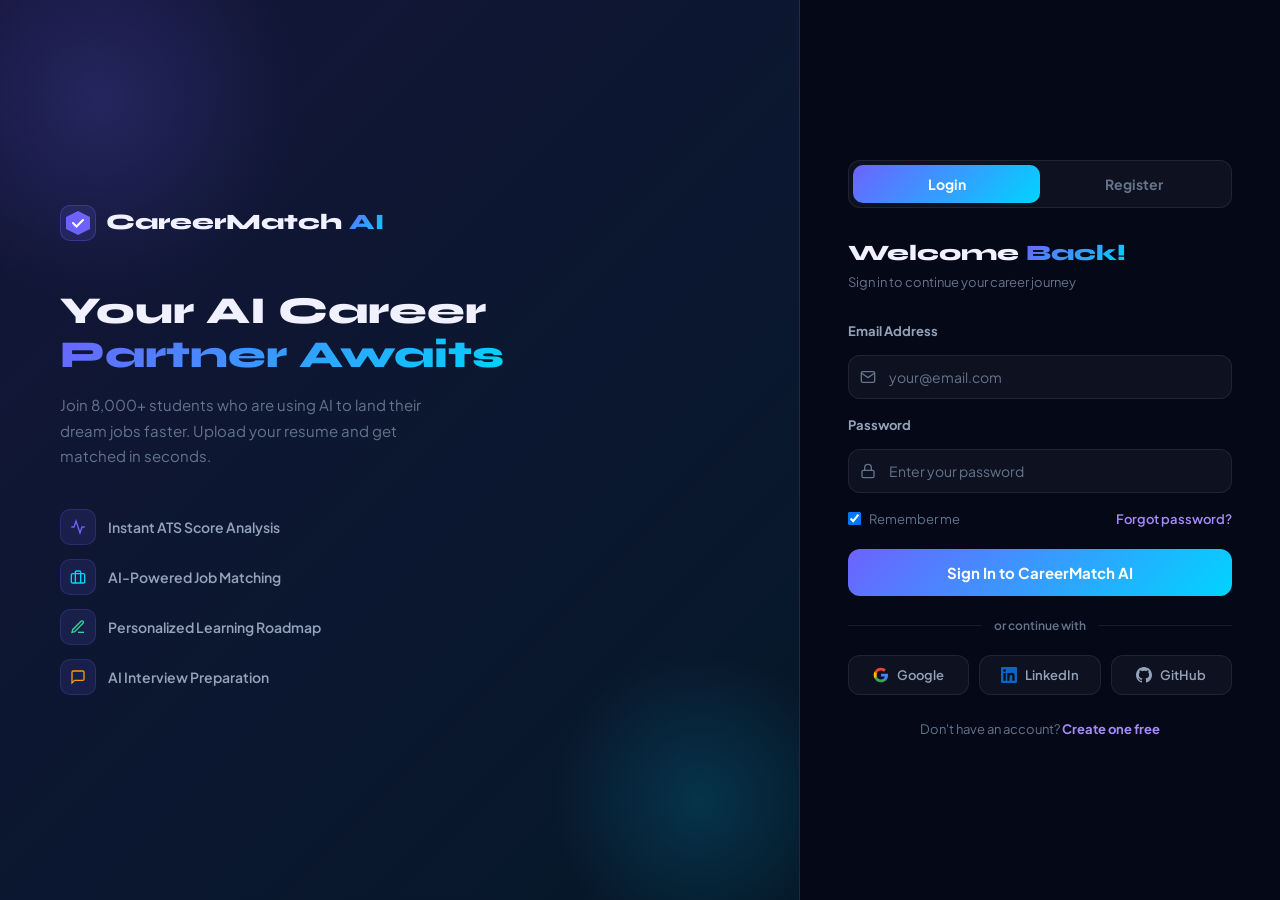
<file: skill-gap.html>
<!DOCTYPE html>
<html lang="en">

<head>
  <meta charset="UTF-8" />
  <meta name="viewport" content="width=device-width, initial-scale=1.0" />
  <title>Skill Gap Analysis — CareerMatch AI</title>
  <link rel="preconnect" href="https://fonts.googleapis.com" />
  <link
    href="https://fonts.googleapis.com/css2?family=Syne:wght@400;600;700;800&family=Plus+Jakarta+Sans:wght@300;400;500;600;700&display=swap"
    rel="stylesheet" />
  <link rel="stylesheet" href="styles.css" />
  <style>
    .sg-page {
      min-height: 100vh;
      background: var(--bg-primary);
      padding-top: 80px;
    }

    .sg-container {
      max-width: 1100px;
      margin: 0 auto;
      padding: 48px 24px;
    }

    .sg-header {
      display: flex;
      align-items: center;
      justify-content: space-between;
      margin-bottom: 36px;
      flex-wrap: wrap;
      gap: 16px;
    }

    .sg-header h1 {
      font-size: 28px;
      font-weight: 800;
    }

    .sg-header p {
      font-size: 14px;
      color: var(--text-muted);
      margin-top: 4px;
    }

    .sg-tabs {
      display: flex;
      gap: 4px;
      background: var(--bg-card);
      border: 1px solid var(--border);
      border-radius: var(--radius-md);
      padding: 4px;
      margin-bottom: 28px;
      width: fit-content;
    }

    .sg-tab {
      padding: 9px 20px;
      border-radius: calc(var(--radius-md) - 2px);
      font-size: 13px;
      font-weight: 600;
      color: var(--text-muted);
      cursor: pointer;
      transition: all 0.2s;
      border: none;
      background: none;
      font-family: var(--font-body);
    }

    .sg-tab.active {
      background: var(--gradient-main);
      color: white;
    }

    .tab-content {
      display: none;
    }

    .tab-content.active {
      display: block;
    }

    /* SKILL GAP TAB */
    .skills-overview {
      display: grid;
      grid-template-columns: repeat(3, 1fr);
      gap: 16px;
      margin-bottom: 28px;
    }

    .overview-card {
      background: var(--bg-card);
      border: 1px solid var(--border);
      border-radius: var(--radius-xl);
      padding: 20px;
      text-align: center;
    }

    .overview-num {
      font-family: var(--font-display);
      font-size: 36px;
      font-weight: 800;
      line-height: 1;
      margin-bottom: 4px;
    }

    .overview-label {
      font-size: 12px;
      color: var(--text-muted);
    }

    .skills-grid {
      display: grid;
      grid-template-columns: 1fr 1fr;
      gap: 24px;
      margin-bottom: 28px;
    }

    .skills-panel {
      background: var(--bg-card);
      border: 1px solid var(--border);
      border-radius: var(--radius-xl);
      padding: 24px;
    }

    .skills-panel h3 {
      font-size: 15px;
      font-weight: 700;
      margin-bottom: 18px;
      display: flex;
      align-items: center;
      gap: 8px;
    }

    .skill-row {
      display: flex;
      align-items: center;
      gap: 12px;
      margin-bottom: 14px;
    }

    .skill-name {
      width: 110px;
      font-size: 13px;
      font-weight: 600;
      flex-shrink: 0;
    }

    .skill-bar-wrap {
      flex: 1;
      height: 8px;
      background: rgba(255, 255, 255, 0.06);
      border-radius: 4px;
      overflow: hidden;
    }

    .skill-bar-fill {
      height: 100%;
      border-radius: 4px;
    }

    .skill-pct {
      width: 36px;
      text-align: right;
      font-size: 12px;
      font-weight: 700;
    }

    .gap-skills {
      display: flex;
      flex-direction: column;
      gap: 12px;
    }

    .gap-skill-item {
      display: flex;
      align-items: center;
      gap: 12px;
      padding: 12px 14px;
      background: rgba(239, 68, 68, 0.05);
      border: 1px solid rgba(239, 68, 68, 0.15);
      border-radius: var(--radius-md);
    }

    .gap-skill-icon {
      width: 32px;
      height: 32px;
      border-radius: 8px;
      background: rgba(239, 68, 68, 0.12);
      display: flex;
      align-items: center;
      justify-content: center;
      font-size: 14px;
      flex-shrink: 0;
    }

    .gap-skill-info {
      flex: 1;
    }

    .gap-skill-name {
      font-size: 13px;
      font-weight: 700;
      margin-bottom: 2px;
    }

    .gap-skill-desc {
      font-size: 11px;
      color: var(--text-muted);
    }

    .gap-skill-priority {
      padding: 3px 10px;
      border-radius: 100px;
      font-size: 10px;
      font-weight: 700;
    }

    .priority-high {
      background: rgba(239, 68, 68, 0.12);
      color: var(--accent-red);
      border: 1px solid rgba(239, 68, 68, 0.2);
    }

    .priority-med {
      background: rgba(245, 158, 11, 0.12);
      color: var(--accent-amber);
      border: 1px solid rgba(245, 158, 11, 0.2);
    }

    .priority-low {
      background: rgba(52, 211, 153, 0.12);
      color: var(--accent-green);
      border: 1px solid rgba(52, 211, 153, 0.2);
    }

    /* ROADMAP TAB */
    .roadmap-wrap {
      position: relative;
    }

    .roadmap-line {
      position: absolute;
      left: 23px;
      top: 0;
      bottom: 0;
      width: 2px;
      background: linear-gradient(to bottom, #6C63FF, #00D4FF);
      opacity: 0.3;
    }

    .roadmap-items {
      display: flex;
      flex-direction: column;
      gap: 0;
    }

    .roadmap-item {
      display: flex;
      gap: 20px;
      padding-bottom: 32px;
      position: relative;
    }

    .roadmap-dot {
      width: 48px;
      height: 48px;
      border-radius: 50%;
      display: flex;
      align-items: center;
      justify-content: center;
      font-size: 16px;
      flex-shrink: 0;
      position: relative;
      z-index: 1;
      border: 2px solid;
    }

    .roadmap-dot.done {
      background: rgba(52, 211, 153, 0.15);
      border-color: var(--accent-green);
    }

    .roadmap-dot.active {
      background: rgba(108, 99, 255, 0.15);
      border-color: var(--accent-violet);
    }

    .roadmap-dot.upcoming {
      background: rgba(255, 255, 255, 0.04);
      border-color: var(--border);
    }

    .roadmap-content {
      flex: 1;
      padding-top: 8px;
    }

    .roadmap-phase {
      font-size: 11px;
      font-weight: 700;
      text-transform: uppercase;
      letter-spacing: 0.5px;
      margin-bottom: 4px;
    }

    .roadmap-phase.done {
      color: var(--accent-green);
    }

    .roadmap-phase.active {
      color: var(--accent-violet);
    }

    .roadmap-phase.upcoming {
      color: var(--text-muted);
    }

    .roadmap-title {
      font-size: 16px;
      font-weight: 800;
      margin-bottom: 6px;
    }

    .roadmap-desc {
      font-size: 13px;
      color: var(--text-muted);
      line-height: 1.6;
      margin-bottom: 12px;
    }

    .roadmap-skills {
      display: flex;
      flex-wrap: wrap;
      gap: 6px;
      margin-bottom: 10px;
    }

    .roadmap-skill {
      padding: 4px 10px;
      border-radius: 100px;
      font-size: 11px;
      font-weight: 600;
      background: rgba(108, 99, 255, 0.1);
      border: 1px solid rgba(108, 99, 255, 0.2);
      color: var(--accent-violet);
    }

    .roadmap-duration {
      font-size: 12px;
      color: var(--text-muted);
      display: flex;
      align-items: center;
      gap: 5px;
    }

    .roadmap-resources {
      display: flex;
      gap: 8px;
      flex-wrap: wrap;
    }

    .resource-link {
      padding: 5px 12px;
      background: rgba(255, 255, 255, 0.04);
      border: 1px solid var(--border);
      border-radius: var(--radius-md);
      font-size: 11px;
      font-weight: 600;
      color: var(--text-secondary);
      cursor: pointer;
      transition: all 0.2s;
    }

    .resource-link:hover {
      border-color: rgba(108, 99, 255, 0.3);
      color: var(--accent-violet);
    }

    /* INTERVIEW PREP TAB */
    .interview-grid {
      display: grid;
      grid-template-columns: 1fr 1fr;
      gap: 24px;
      margin-bottom: 24px;
    }

    .interview-panel {
      background: var(--bg-card);
      border: 1px solid var(--border);
      border-radius: var(--radius-xl);
      padding: 24px;
    }

    .interview-panel h3 {
      font-size: 15px;
      font-weight: 700;
      margin-bottom: 18px;
      display: flex;
      align-items: center;
      gap: 8px;
    }

    .question-list {
      display: flex;
      flex-direction: column;
      gap: 10px;
    }

    .question-item {
      padding: 14px 16px;
      background: rgba(255, 255, 255, 0.02);
      border: 1px solid var(--border);
      border-radius: var(--radius-md);
      cursor: pointer;
      transition: all 0.2s;
    }

    .question-item:hover {
      background: rgba(108, 99, 255, 0.06);
      border-color: rgba(108, 99, 255, 0.2);
    }

    .question-item .q-text {
      font-size: 13px;
      font-weight: 600;
      margin-bottom: 4px;
    }

    .question-item .q-meta {
      display: flex;
      gap: 8px;
      font-size: 11px;
      color: var(--text-muted);
    }

    .q-tag {
      padding: 2px 8px;
      border-radius: 100px;
      font-size: 10px;
      font-weight: 700;
    }

    .q-tag.easy {
      background: rgba(52, 211, 153, 0.1);
      color: var(--accent-green);
    }

    .q-tag.medium {
      background: rgba(245, 158, 11, 0.1);
      color: var(--accent-amber);
    }

    .q-tag.hard {
      background: rgba(239, 68, 68, 0.1);
      color: var(--accent-red);
    }

    .prep-checklist {
      display: flex;
      flex-direction: column;
      gap: 10px;
    }

    .check-item {
      display: flex;
      align-items: center;
      gap: 12px;
      padding: 12px 14px;
      border-radius: var(--radius-md);
      background: rgba(255, 255, 255, 0.02);
      border: 1px solid var(--border);
      cursor: pointer;
      transition: all 0.2s;
    }

    .check-item:hover {
      background: rgba(108, 99, 255, 0.05);
    }

    .check-box {
      width: 20px;
      height: 20px;
      border-radius: 5px;
      border: 2px solid var(--border);
      display: flex;
      align-items: center;
      justify-content: center;
      flex-shrink: 0;
      transition: all 0.2s;
    }

    .check-item.checked .check-box {
      background: var(--accent-green);
      border-color: var(--accent-green);
    }

    .check-item.checked .check-text {
      text-decoration: line-through;
      color: var(--text-muted);
    }

    .check-text {
      font-size: 13px;
      font-weight: 600;
    }

    .mock-section {
      background: linear-gradient(135deg, rgba(108, 99, 255, 0.08), rgba(0, 212, 255, 0.05));
      border: 1px solid rgba(108, 99, 255, 0.2);
      border-radius: var(--radius-xl);
      padding: 28px;
      text-align: center;
    }

    .mock-section h3 {
      font-size: 18px;
      font-weight: 800;
      margin-bottom: 8px;
    }

    .mock-section p {
      font-size: 14px;
      color: var(--text-muted);
      margin-bottom: 20px;
    }

    .mock-options {
      display: flex;
      gap: 14px;
      justify-content: center;
      flex-wrap: wrap;
    }

    .mock-btn {
      padding: 12px 24px;
      border-radius: var(--radius-md);
      font-size: 14px;
      font-weight: 700;
      cursor: pointer;
      transition: all 0.2s;
      font-family: var(--font-body);
      border: none;
    }

    .mock-btn.primary {
      background: var(--gradient-main);
      color: white;
    }

    .mock-btn.secondary {
      background: rgba(255, 255, 255, 0.06);
      border: 1px solid var(--border);
      color: var(--text-secondary);
    }

    .mock-btn:hover {
      transform: translateY(-2px);
      opacity: 0.9;
    }

    @media (max-width: 768px) {
      .skills-overview {
        grid-template-columns: 1fr;
      }

      .skills-grid {
        grid-template-columns: 1fr;
      }

      .interview-grid {
        grid-template-columns: 1fr;
      }
    }
  </style>
</head>

<body>
  <nav class="navbar" id="navbar">
    <div class="nav-container">
      <a href="index.html" class="nav-logo">
        <div class="logo-icon"><svg width="28" height="28" viewBox="0 0 28 28" fill="none">
            <path d="M14 2L26 8V20L14 26L2 20V8L14 2Z" fill="url(#sglg)" />
            <path d="M9 14L12.5 17.5L19 11" stroke="white" stroke-width="2" stroke-linecap="round" />
            <defs>
              <linearGradient id="sglg" x1="2" y1="2" x2="26" y2="26">
                <stop stop-color="#6C63FF" />
                <stop offset="1" stop-color="#00D4FF" />
              </linearGradient>
            </defs>
          </svg></div><span class="logo-text">CareerMatch <span class="logo-ai">AI</span></span>
      </a>
      <ul class="nav-links" id="navLinks">
        <li><a href="index.html" class="nav-link">Home</a></li>
        <li><a href="resume-upload.html" class="nav-link">Upload Resume</a></li>
        <li><a href="jobs.html" class="nav-link">Jobs</a></li>
        <li><a href="dashboard.html" class="nav-link">Dashboard</a></li>
      </ul>
      <div class="nav-actions"><a href="auth.html" class="btn-ghost">Login</a><a href="auth.html"
          class="btn-primary-sm">Get Started</a></div>
      <button class="hamburger" id="hamburger"><span></span><span></span><span></span></button>
    </div>
  </nav>

  <div class="sg-page">
    <div class="sg-container">
      <div class="sg-header">
        <div>
          <h1>Skill Gap <span class="gradient-text">Analysis</span></h1>
          <p>Personalized learning roadmap based on your resume and target roles</p>
        </div>
        <a href="jobs.html" class="btn-outline">View Matching Jobs</a>
      </div>

      <div class="sg-tabs">
        <button class="sg-tab active" onclick="switchTab('gap')">Skill Gap</button>
        <button class="sg-tab" onclick="switchTab('roadmap')">Learning Roadmap</button>
        <button class="sg-tab" onclick="switchTab('interview')">Interview Prep</button>
      </div>

      <!-- TAB 1: SKILL GAP -->
      <div class="tab-content active" id="tab-gap">
        <div class="skills-overview">
          <div class="overview-card">
            <div class="overview-num"
              style="background:var(--gradient-main);-webkit-background-clip:text;background-clip:text;-webkit-text-fill-color:transparent">
              12</div>
            <div class="overview-label">Skills You Have</div>
          </div>
          <div class="overview-card">
            <div class="overview-num" style="color:var(--accent-red)">6</div>
            <div class="overview-label">Skills to Learn</div>
          </div>
          <div class="overview-card">
            <div class="overview-num" style="color:var(--accent-amber)">8 wks</div>
            <div class="overview-label">Est. Time to Close Gap</div>
          </div>
        </div>

        <div class="skills-grid">
          <div class="skills-panel">
            <h3><svg width="15" height="15" viewBox="0 0 24 24" fill="none" stroke="#34D399" stroke-width="2">
                <path d="M22 11.08V12a10 10 0 11-5.93-9.14" />
                <polyline points="22 4 12 14.01 9 11.01" />
              </svg> Your Current Skills</h3>
            <div class="skill-row"><span class="skill-name">Java</span>
              <div class="skill-bar-wrap">
                <div class="skill-bar-fill" style="width:85%;background:linear-gradient(135deg,#34D399,#0EA5E9)"></div>
              </div><span class="skill-pct" style="color:var(--accent-green)">85%</span>
            </div>
            <div class="skill-row"><span class="skill-name">SQL</span>
              <div class="skill-bar-wrap">
                <div class="skill-bar-fill" style="width:80%;background:linear-gradient(135deg,#34D399,#0EA5E9)"></div>
              </div><span class="skill-pct" style="color:var(--accent-green)">80%</span>
            </div>
            <div class="skill-row"><span class="skill-name">Python</span>
              <div class="skill-bar-wrap">
                <div class="skill-bar-fill" style="width:70%;background:linear-gradient(135deg,#6C63FF,#00D4FF)"></div>
              </div><span class="skill-pct" style="color:var(--accent-violet)">70%</span>
            </div>
            <div class="skill-row"><span class="skill-name">HTML/CSS</span>
              <div class="skill-bar-wrap">
                <div class="skill-bar-fill" style="width:65%;background:linear-gradient(135deg,#6C63FF,#00D4FF)"></div>
              </div><span class="skill-pct" style="color:var(--accent-violet)">65%</span>
            </div>
            <div class="skill-row"><span class="skill-name">JavaScript</span>
              <div class="skill-bar-wrap">
                <div class="skill-bar-fill" style="width:60%;background:linear-gradient(135deg,#6C63FF,#00D4FF)"></div>
              </div><span class="skill-pct" style="color:var(--accent-violet)">60%</span>
            </div>
            <div class="skill-row"><span class="skill-name">React</span>
              <div class="skill-bar-wrap">
                <div class="skill-bar-fill" style="width:50%;background:linear-gradient(135deg,#F59E0B,#EF4444)"></div>
              </div><span class="skill-pct" style="color:var(--accent-amber)">50%</span>
            </div>
            <div class="skill-row"><span class="skill-name">Git</span>
              <div class="skill-bar-wrap">
                <div class="skill-bar-fill" style="width:75%;background:linear-gradient(135deg,#34D399,#0EA5E9)"></div>
              </div><span class="skill-pct" style="color:var(--accent-green)">75%</span>
            </div>
            <div class="skill-row"><span class="skill-name">MySQL</span>
              <div class="skill-bar-wrap">
                <div class="skill-bar-fill" style="width:70%;background:linear-gradient(135deg,#6C63FF,#00D4FF)"></div>
              </div><span class="skill-pct" style="color:var(--accent-violet)">70%</span>
            </div>
          </div>

          <div class="skills-panel">
            <h3><svg width="15" height="15" viewBox="0 0 24 24" fill="none" stroke="#EF4444" stroke-width="2">
                <circle cx="12" cy="12" r="10" />
                <line x1="12" y1="8" x2="12" y2="12" />
                <line x1="12" y1="16" x2="12.01" y2="16" />
              </svg> Skills to Learn</h3>
            <div class="gap-skills">
              <div class="gap-skill-item">
                <div class="gap-skill-icon">🔧</div>
                <div class="gap-skill-info">
                  <div class="gap-skill-name">Spring Boot</div>
                  <div class="gap-skill-desc">Required in 85% of Java job descriptions</div>
                </div>
                <span class="gap-skill-priority priority-high">HIGH</span>
              </div>
              <div class="gap-skill-item">
                <div class="gap-skill-icon">🌐</div>
                <div class="gap-skill-info">
                  <div class="gap-skill-name">REST API Design</div>
                  <div class="gap-skill-desc">Core skill for backend development roles</div>
                </div>
                <span class="gap-skill-priority priority-high">HIGH</span>
              </div>
              <div class="gap-skill-item">
                <div class="gap-skill-icon">🐳</div>
                <div class="gap-skill-info">
                  <div class="gap-skill-name">Docker</div>
                  <div class="gap-skill-desc">Containerization for modern deployments</div>
                </div>
                <span class="gap-skill-priority priority-med">MED</span>
              </div>
              <div class="gap-skill-item">
                <div class="gap-skill-icon">⚡</div>
                <div class="gap-skill-info">
                  <div class="gap-skill-name">Microservices</div>
                  <div class="gap-skill-desc">Architecture pattern for scalable systems</div>
                </div>
                <span class="gap-skill-priority priority-med">MED</span>
              </div>
              <div class="gap-skill-item">
                <div class="gap-skill-icon">🔄</div>
                <div class="gap-skill-info">
                  <div class="gap-skill-name">CI/CD Pipelines</div>
                  <div class="gap-skill-desc">Jenkins, GitHub Actions for automation</div>
                </div>
                <span class="gap-skill-priority priority-low">LOW</span>
              </div>
              <div class="gap-skill-item">
                <div class="gap-skill-icon">☁️</div>
                <div class="gap-skill-info">
                  <div class="gap-skill-name">AWS Basics</div>
                  <div class="gap-skill-desc">Cloud fundamentals increasingly required</div>
                </div>
                <span class="gap-skill-priority priority-low">LOW</span>
              </div>
            </div>
          </div>
        </div>
      </div>

      <!-- TAB 2: ROADMAP -->
      <div class="tab-content" id="tab-roadmap">
        <div class="roadmap-wrap">
          <div class="roadmap-line"></div>
          <div class="roadmap-items">

            <div class="roadmap-item">
              <div class="roadmap-dot done">✓</div>
              <div class="roadmap-content">
                <div class="roadmap-phase done">Phase 1 — Completed</div>
                <div class="roadmap-title">Core Java & OOP Foundations</div>
                <div class="roadmap-desc">You've already mastered Java fundamentals, OOP concepts, data structures, and
                  SQL. This is your strongest area and forms the base for everything ahead.</div>
                <div class="roadmap-skills"><span class="roadmap-skill">Java</span><span
                    class="roadmap-skill">OOP</span><span class="roadmap-skill">SQL</span><span
                    class="roadmap-skill">Data Structures</span><span class="roadmap-skill">Git</span></div>
                <div class="roadmap-duration"><svg width="12" height="12" viewBox="0 0 24 24" fill="none"
                    stroke="currentColor" stroke-width="2">
                    <circle cx="12" cy="12" r="10" />
                    <polyline points="12 6 12 12 16 14" />
                  </svg> Completed · 0 weeks remaining</div>
              </div>
            </div>

            <div class="roadmap-item">
              <div class="roadmap-dot active">🔥</div>
              <div class="roadmap-content">
                <div class="roadmap-phase active">Phase 2 — In Progress (Current)</div>
                <div class="roadmap-title">Spring Boot & REST API Development</div>
                <div class="roadmap-desc">Learn Spring Boot framework to build production-ready Java applications.
                  Master REST API design principles, HTTP methods, status codes, and JSON handling. Build 2-3 mini
                  projects to solidify concepts.</div>
                <div class="roadmap-skills"><span class="roadmap-skill">Spring Boot</span><span
                    class="roadmap-skill">REST API</span><span class="roadmap-skill">Spring MVC</span><span
                    class="roadmap-skill">Hibernate</span><span class="roadmap-skill">JPA</span></div>
                <div class="roadmap-duration"><svg width="12" height="12" viewBox="0 0 24 24" fill="none"
                    stroke="currentColor" stroke-width="2">
                    <circle cx="12" cy="12" r="10" />
                    <polyline points="12 6 12 12 16 14" />
                  </svg> 3 weeks · Estimated completion: June 2026</div>
                <div class="roadmap-resources" style="margin-top:10px">
                  <span class="resource-link" onclick="showToast('🎓 Opening Udemy Spring Boot course...')">📹 Udemy
                    Course</span>
                  <span class="resource-link" onclick="showToast('📖 Opening Spring.io docs...')">📖 Spring Docs</span>
                  <span class="resource-link" onclick="showToast('💻 Opening GitHub projects...')">💻 Practice
                    Projects</span>
                </div>
              </div>
            </div>

            <div class="roadmap-item">
              <div class="roadmap-dot upcoming">3</div>
              <div class="roadmap-content">
                <div class="roadmap-phase upcoming">Phase 3 — Upcoming</div>
                <div class="roadmap-title">Docker & Containerization</div>
                <div class="roadmap-desc">Learn Docker to containerize your Spring Boot applications. Understand Docker
                  images, containers, volumes, and networking. Create Dockerfiles and docker-compose configurations for
                  multi-service apps.</div>
                <div class="roadmap-skills"><span class="roadmap-skill">Docker</span><span class="roadmap-skill">Docker
                    Compose</span><span class="roadmap-skill">Container Networking</span></div>
                <div class="roadmap-duration"><svg width="12" height="12" viewBox="0 0 24 24" fill="none"
                    stroke="currentColor" stroke-width="2">
                    <circle cx="12" cy="12" r="10" />
                    <polyline points="12 6 12 12 16 14" />
                  </svg> 2 weeks · Starts after Phase 2</div>
                <div class="roadmap-resources" style="margin-top:10px">
                  <span class="resource-link" onclick="showToast('🐳 Opening Docker tutorial...')">🐳 Docker Docs</span>
                  <span class="resource-link" onclick="showToast('📹 Opening YouTube tutorial...')">📹 YouTube
                    Tutorial</span>
                </div>
              </div>
            </div>

            <div class="roadmap-item">
              <div class="roadmap-dot upcoming">4</div>
              <div class="roadmap-content">
                <div class="roadmap-phase upcoming">Phase 4 — Upcoming</div>
                <div class="roadmap-title">Microservices Architecture</div>
                <div class="roadmap-desc">Understand microservices design patterns, service discovery, API gateways, and
                  inter-service communication. Build a small microservices project using Spring Cloud and Docker.</div>
                <div class="roadmap-skills"><span class="roadmap-skill">Microservices</span><span
                    class="roadmap-skill">Spring Cloud</span><span class="roadmap-skill">API Gateway</span><span
                    class="roadmap-skill">Service Discovery</span></div>
                <div class="roadmap-duration"><svg width="12" height="12" viewBox="0 0 24 24" fill="none"
                    stroke="currentColor" stroke-width="2">
                    <circle cx="12" cy="12" r="10" />
                    <polyline points="12 6 12 12 16 14" />
                  </svg> 2 weeks · Starts after Phase 3</div>
              </div>
            </div>

            <div class="roadmap-item">
              <div class="roadmap-dot upcoming">5</div>
              <div class="roadmap-content">
                <div class="roadmap-phase upcoming">Phase 5 — Upcoming</div>
                <div class="roadmap-title">CI/CD & Cloud Basics</div>
                <div class="roadmap-desc">Set up CI/CD pipelines using GitHub Actions. Learn AWS fundamentals: EC2, S3,
                  RDS. Deploy your Spring Boot application to AWS. This phase makes you job-ready for senior roles.
                </div>
                <div class="roadmap-skills"><span class="roadmap-skill">GitHub Actions</span><span
                    class="roadmap-skill">AWS EC2</span><span class="roadmap-skill">AWS S3</span><span
                    class="roadmap-skill">CI/CD</span></div>
                <div class="roadmap-duration"><svg width="12" height="12" viewBox="0 0 24 24" fill="none"
                    stroke="currentColor" stroke-width="2">
                    <circle cx="12" cy="12" r="10" />
                    <polyline points="12 6 12 12 16 14" />
                  </svg> 1 week · Final phase</div>
              </div>
            </div>

          </div>
        </div>
      </div>

      <!-- TAB 3: INTERVIEW PREP -->
      <div class="tab-content" id="tab-interview">
        <div class="interview-grid">
          <div class="interview-panel">
            <h3><svg width="15" height="15" viewBox="0 0 24 24" fill="none" stroke="#6C63FF" stroke-width="2">
                <path d="M21 15a2 2 0 01-2 2H7l-4 4V5a2 2 0 012-2h14a2 2 0 012 2z" />
              </svg> Java Interview Questions</h3>
            <div class="question-list">
              <div class="question-item"
                onclick="showToast('💡 Tip: Explain OOP with real examples from your projects!')">
                <div class="q-text">Explain OOP concepts with examples</div>
                <div class="q-meta"><span class="q-tag easy">Easy</span><span>Core Java</span></div>
              </div>
              <div class="question-item"
                onclick="showToast('💡 Tip: Mention HashMap, ArrayList, LinkedList with time complexities!')">
                <div class="q-text">What are Java Collections? Explain HashMap vs HashSet</div>
                <div class="q-meta"><span class="q-tag medium">Medium</span><span>Collections</span></div>
              </div>
              <div class="question-item"
                onclick="showToast('💡 Tip: Cover checked vs unchecked exceptions, try-catch-finally!')">
                <div class="q-text">How does exception handling work in Java?</div>
                <div class="q-meta"><span class="q-tag easy">Easy</span><span>Core Java</span></div>
              </div>
              <div class="question-item"
                onclick="showToast('💡 Tip: Explain thread lifecycle, synchronization, and deadlocks!')">
                <div class="q-text">Explain multithreading and synchronization</div>
                <div class="q-meta"><span class="q-tag hard">Hard</span><span>Concurrency</span></div>
              </div>
              <div class="question-item"
                onclick="showToast('💡 Tip: Cover lambda expressions, streams, Optional, and method references!')">
                <div class="q-text">What are Java 8 features? Explain Streams API</div>
                <div class="q-meta"><span class="q-tag medium">Medium</span><span>Java 8+</span></div>
              </div>
              <div class="question-item"
                onclick="showToast('💡 Tip: Explain JVM memory model, heap, stack, and GC algorithms!')">
                <div class="q-text">How does JVM memory management work?</div>
                <div class="q-meta"><span class="q-tag hard">Hard</span><span>JVM</span></div>
              </div>
            </div>
          </div>

          <div class="interview-panel">
            <h3><svg width="15" height="15" viewBox="0 0 24 24" fill="none" stroke="#00D4FF" stroke-width="2">
                <path d="M9 11l3 3L22 4" />
                <path d="M21 12v7a2 2 0 01-2 2H5a2 2 0 01-2-2V5a2 2 0 012-2h11" />
              </svg> Interview Prep Checklist</h3>
            <div class="prep-checklist">
              <div class="check-item checked" onclick="toggleCheck(this)">
                <div class="check-box">✓</div><span class="check-text">Review Java OOP concepts</span>
              </div>
              <div class="check-item checked" onclick="toggleCheck(this)">
                <div class="check-box">✓</div><span class="check-text">Practice SQL queries (JOINs, subqueries)</span>
              </div>
              <div class="check-item" onclick="toggleCheck(this)">
                <div class="check-box"></div><span class="check-text">Build a Spring Boot REST API project</span>
              </div>
              <div class="check-item" onclick="toggleCheck(this)">
                <div class="check-box"></div><span class="check-text">Solve 30 LeetCode Easy problems</span>
              </div>
              <div class="check-item" onclick="toggleCheck(this)">
                <div class="check-box"></div><span class="check-text">Prepare STAR format answers for HR</span>
              </div>
              <div class="check-item" onclick="toggleCheck(this)">
                <div class="check-box"></div><span class="check-text">Research target companies (TCS, Infosys)</span>
              </div>
              <div class="check-item" onclick="toggleCheck(this)">
                <div class="check-box"></div><span class="check-text">Update LinkedIn with latest projects</span>
              </div>
              <div class="check-item" onclick="toggleCheck(this)">
                <div class="check-box"></div><span class="check-text">Practice mock interview (30 min)</span>
              </div>
            </div>
          </div>
        </div>

        <div class="mock-section">
          <h3>&#127919; Ready for a Mock Interview?</h3>
          <p>Practice with our AI interviewer. Get real-time feedback on your answers, body language tips, and
            confidence score.</p>
          <div class="mock-options">
            <button class="mock-btn primary" onclick="showToast('🎤 Starting AI Mock Interview... Get ready!')">Start
              Mock Interview</button>
            <button class="mock-btn secondary" onclick="showToast('📋 Loading question bank...')">Browse All
              Questions</button>
            <button class="mock-btn secondary" onclick="showToast('📊 Loading your interview history...')">View Past
              Sessions</button>
          </div>
        </div>
      </div>
    </div>
  </div>

  <div class="toast" id="toast"></div>
  <script src="script.js"></script>
  <script>
    function switchTab(tab) {
      document.querySelectorAll('.sg-tab').forEach((t, i) => {
        const tabs = ['gap', 'roadmap', 'interview'];
        t.classList.toggle('active', tabs[i] === tab);
      });
      document.querySelectorAll('.tab-content').forEach(c => c.classList.remove('active'));
      document.getElementById('tab-' + tab).classList.add('active');
    }
    function toggleCheck(item) {
      item.classList.toggle('checked');
      const checked = document.querySelectorAll('.check-item.checked').length;
      const total = document.querySelectorAll('.check-item').length;
      showToast('✅ Progress: ' + checked + '/' + total + ' tasks completed!');
    }
  </script>
</body>

</html>
</file>
<file: styles.css>
/* CareerMatch AI - Design System */
:root {
  --bg-primary: #050816;
  --bg-secondary: #0a0f2e;
  --bg-card: rgba(255,255,255,0.04);
  --bg-card-hover: rgba(255,255,255,0.07);
  --border: rgba(255,255,255,0.08);
  --border-hover: rgba(108,99,255,0.4);
  --accent-purple: #6C63FF;
  --accent-cyan: #00D4FF;
  --accent-violet: #A78BFA;
  --accent-green: #34D399;
  --accent-amber: #F59E0B;
  --accent-red: #EF4444;
  --text-primary: #F0F0FF;
  --text-secondary: #94A3B8;
  --text-muted: #64748B;
  --gradient-main: linear-gradient(135deg, #6C63FF 0%, #00D4FF 100%);
  --gradient-purple: linear-gradient(135deg, #6C63FF 0%, #A78BFA 100%);
  --gradient-bg: linear-gradient(135deg, #050816 0%, #0a0f2e 50%, #0d0a2e 100%);
  --shadow-glow: 0 0 40px rgba(108,99,255,0.15);
  --shadow-card: 0 8px 32px rgba(0,0,0,0.4);
  --radius-sm: 8px;
  --radius-md: 12px;
  --radius-lg: 20px;
  --radius-xl: 28px;
  --font-display: 'Syne', sans-serif;
  --font-body: 'Plus Jakarta Sans', sans-serif;
}

*, *::before, *::after { box-sizing: border-box; margin: 0; padding: 0; }

html { scroll-behavior: smooth; }

body {
  font-family: var(--font-body);
  background: var(--bg-primary);
  color: var(--text-primary);
  line-height: 1.6;
  overflow-x: hidden;
}

/* ── SCROLLBAR ── */
::-webkit-scrollbar { width: 6px; }
::-webkit-scrollbar-track { background: var(--bg-primary); }
::-webkit-scrollbar-thumb { background: var(--accent-purple); border-radius: 3px; }

/* ── TYPOGRAPHY ── */
h1,h2,h3,h4,h5 { font-family: var(--font-display); font-weight: 700; line-height: 1.2; }
.gradient-text {
  background: var(--gradient-main);
  -webkit-background-clip: text;
  -webkit-text-fill-color: transparent;
  background-clip: text;
}

/* ── NAVBAR ── */
.navbar {
  position: fixed; top: 0; left: 0; right: 0; z-index: 1000;
  padding: 16px 0;
  transition: all 0.3s ease;
}
.navbar.scrolled {
  background: rgba(5,8,22,0.95);
  backdrop-filter: blur(20px);
  border-bottom: 1px solid var(--border);
  padding: 12px 0;
}
.nav-container {
  max-width: 1280px; margin: 0 auto; padding: 0 24px;
  display: flex; align-items: center; gap: 32px;
}
.nav-logo {
  display: flex; align-items: center; gap: 10px;
  text-decoration: none; flex-shrink: 0;
}
.logo-icon {
  width: 36px; height: 36px;
  display: flex; align-items: center; justify-content: center;
  background: rgba(108,99,255,0.15);
  border-radius: 10px;
  border: 1px solid rgba(108,99,255,0.3);
}
.logo-text {
  font-family: var(--font-display);
  font-size: 18px; font-weight: 700;
  color: var(--text-primary);
}
.logo-ai {
  background: var(--gradient-main);
  -webkit-background-clip: text;
  -webkit-text-fill-color: transparent;
  background-clip: text;
}
.nav-links {
  display: flex; list-style: none; gap: 4px; flex: 1;
}
.nav-link {
  display: block; padding: 8px 14px;
  color: var(--text-secondary); text-decoration: none;
  font-size: 14px; font-weight: 500;
  border-radius: var(--radius-sm);
  transition: all 0.2s ease;
}
.nav-link:hover, .nav-link.active {
  color: var(--text-primary);
  background: rgba(108,99,255,0.12);
}
.nav-actions { display: flex; align-items: center; gap: 10px; margin-left: auto; }
.btn-ghost {
  padding: 8px 18px; color: var(--text-secondary);
  text-decoration: none; font-size: 14px; font-weight: 500;
  border-radius: var(--radius-sm);
  transition: all 0.2s ease;
}
.btn-ghost:hover { color: var(--text-primary); }
.btn-primary-sm {
  padding: 8px 20px;
  background: var(--gradient-main);
  color: white; text-decoration: none;
  font-size: 14px; font-weight: 600;
  border-radius: var(--radius-sm);
  transition: all 0.2s ease;
  box-shadow: 0 4px 15px rgba(108,99,255,0.3);
}
.btn-primary-sm:hover { transform: translateY(-1px); box-shadow: 0 6px 20px rgba(108,99,255,0.4); }
.hamburger {
  display: none; flex-direction: column; gap: 5px;
  background: none; border: none; cursor: pointer; padding: 4px;
}
.hamburger span {
  display: block; width: 22px; height: 2px;
  background: var(--text-secondary); border-radius: 2px;
  transition: all 0.3s ease;
}

/* ── BUTTONS ── */
.btn-primary {
  display: inline-flex; align-items: center; gap: 8px;
  padding: 14px 28px;
  background: var(--gradient-main);
  color: white; text-decoration: none;
  font-family: var(--font-body); font-size: 15px; font-weight: 600;
  border-radius: var(--radius-md); border: none; cursor: pointer;
  transition: all 0.3s ease;
  box-shadow: 0 4px 20px rgba(108,99,255,0.35);
  position: relative; overflow: hidden;
}
.btn-primary::before {
  content: ''; position: absolute; inset: 0;
  background: linear-gradient(135deg, rgba(255,255,255,0.15), transparent);
  opacity: 0; transition: opacity 0.3s;
}
.btn-primary:hover { transform: translateY(-2px); box-shadow: 0 8px 30px rgba(108,99,255,0.5); }
.btn-primary:hover::before { opacity: 1; }
.btn-outline {
  display: inline-flex; align-items: center; gap: 8px;
  padding: 14px 28px;
  background: transparent;
  color: var(--text-primary); text-decoration: none;
  font-family: var(--font-body); font-size: 15px; font-weight: 600;
  border-radius: var(--radius-md);
  border: 1px solid rgba(108,99,255,0.4);
  cursor: pointer; transition: all 0.3s ease;
}
.btn-outline:hover {
  background: rgba(108,99,255,0.1);
  border-color: var(--accent-purple);
  transform: translateY(-2px);
}

/* ── HERO ── */
.hero {
  min-height: 100vh; position: relative;
  display: flex; align-items: center;
  padding: 120px 0 80px;
  overflow: hidden;
}
.hero-bg { position: absolute; inset: 0; z-index: 0; }
.orb {
  position: absolute; border-radius: 50%;
  filter: blur(80px); opacity: 0.35;
  animation: orbFloat 8s ease-in-out infinite;
}
.orb-1 {
  width: 600px; height: 600px;
  background: radial-gradient(circle, #6C63FF, transparent);
  top: -200px; left: -100px;
  animation-delay: 0s;
}
.orb-2 {
  width: 500px; height: 500px;
  background: radial-gradient(circle, #00D4FF, transparent);
  top: 100px; right: -150px;
  animation-delay: -3s;
}
.orb-3 {
  width: 400px; height: 400px;
  background: radial-gradient(circle, #A78BFA, transparent);
  bottom: -100px; left: 40%;
  animation-delay: -6s;
}
@keyframes orbFloat {
  0%,100% { transform: translateY(0) scale(1); }
  50% { transform: translateY(-30px) scale(1.05); }
}
.grid-overlay {
  position: absolute; inset: 0;
  background-image:
    linear-gradient(rgba(108,99,255,0.06) 1px, transparent 1px),
    linear-gradient(90deg, rgba(108,99,255,0.06) 1px, transparent 1px);
  background-size: 60px 60px;
}
.hero-container {
  max-width: 1280px; margin: 0 auto; padding: 0 24px;
  display: grid; grid-template-columns: 1fr 1fr;
  gap: 60px; align-items: center;
  position: relative; z-index: 1;
}
.hero-badge {
  display: inline-flex; align-items: center; gap: 8px;
  padding: 8px 16px;
  background: rgba(108,99,255,0.12);
  border: 1px solid rgba(108,99,255,0.25);
  border-radius: 100px;
  font-size: 13px; font-weight: 500; color: var(--accent-violet);
  margin-bottom: 24px;
}
.badge-dot {
  width: 8px; height: 8px; border-radius: 50%;
  background: var(--accent-cyan);
  box-shadow: 0 0 8px var(--accent-cyan);
  animation: pulse 2s ease-in-out infinite;
}
@keyframes pulse {
  0%,100% { opacity: 1; transform: scale(1); }
  50% { opacity: 0.6; transform: scale(0.8); }
}
.hero-title {
  font-size: clamp(42px, 5vw, 68px);
  font-weight: 800; line-height: 1.1;
  margin-bottom: 20px;
}
.hero-subtitle {
  font-size: 17px; color: var(--text-secondary);
  line-height: 1.7; margin-bottom: 36px;
  max-width: 480px;
}
.hero-actions { display: flex; gap: 14px; flex-wrap: wrap; margin-bottom: 48px; }
.hero-stats {
  display: flex; align-items: center; gap: 24px;
  padding: 20px 24px;
  background: var(--bg-card);
  border: 1px solid var(--border);
  border-radius: var(--radius-lg);
  backdrop-filter: blur(10px);
}
.stat-item { text-align: center; }
.stat-num {
  display: block;
  font-family: var(--font-display);
  font-size: 24px; font-weight: 800;
  background: var(--gradient-main);
  -webkit-background-clip: text;
  -webkit-text-fill-color: transparent;
  background-clip: text;
}
.stat-label { font-size: 12px; color: var(--text-muted); }
.stat-divider { width: 1px; height: 40px; background: var(--border); }

/* ── RESUME SCANNER ── */
.hero-visual { position: relative; display: flex; justify-content: center; }
.resume-scanner { position: relative; width: 100%; max-width: 420px; }
.scanner-card {
  background: rgba(10,15,46,0.8);
  border: 1px solid rgba(108,99,255,0.25);
  border-radius: var(--radius-xl);
  padding: 24px;
  backdrop-filter: blur(20px);
  box-shadow: 0 20px 60px rgba(0,0,0,0.5), 0 0 0 1px rgba(108,99,255,0.1);
  position: relative; overflow: hidden;
}
.scanner-header {
  display: flex; align-items: center; gap: 12px;
  margin-bottom: 20px;
}
.scanner-dots { display: flex; gap: 6px; }
.scanner-dots span {
  width: 10px; height: 10px; border-radius: 50%;
}
.scanner-dots span:nth-child(1) { background: #EF4444; }
.scanner-dots span:nth-child(2) { background: #F59E0B; }
.scanner-dots span:nth-child(3) { background: #34D399; }
.scanner-title { font-size: 13px; color: var(--text-muted); font-weight: 500; }
.scanner-body { position: relative; }
.scan-line {
  position: absolute; left: 0; right: 0; height: 2px;
  background: linear-gradient(90deg, transparent, var(--accent-cyan), transparent);
  animation: scanMove 3s ease-in-out infinite;
  z-index: 2;
}
@keyframes scanMove {
  0% { top: 0; opacity: 1; }
  90% { top: 100%; opacity: 1; }
  100% { top: 100%; opacity: 0; }
}
.resume-preview { padding: 8px 0; }
.rp-name { font-family: var(--font-display); font-size: 18px; font-weight: 700; margin-bottom: 4px; }
.rp-role { font-size: 13px; color: var(--accent-cyan); margin-bottom: 14px; }
.rp-skills { display: flex; flex-wrap: wrap; gap: 6px; margin-bottom: 16px; }
.skill-chip {
  padding: 4px 10px;
  background: rgba(108,99,255,0.15);
  border: 1px solid rgba(108,99,255,0.3);
  border-radius: 100px;
  font-size: 11px; font-weight: 600; color: var(--accent-violet);
}
.rp-bars { display: flex; flex-direction: column; gap: 10px; }
.rp-bar-row {
  display: grid; grid-template-columns: 100px 1fr 36px;
  align-items: center; gap: 10px;
  font-size: 12px; color: var(--text-secondary);
}
.rp-bar {
  height: 6px; background: rgba(255,255,255,0.08);
  border-radius: 3px; overflow: hidden;
}
.rp-fill {
  height: 100%;
  background: var(--gradient-main);
  border-radius: 3px;
  animation: fillBar 2s ease-out forwards;
}
@keyframes fillBar {
  from { width: 0 !important; }
}
.ats-badge {
  position: absolute; top: -20px; right: -20px;
  background: rgba(10,15,46,0.95);
  border: 1px solid rgba(108,99,255,0.3);
  border-radius: 50%; padding: 8px;
  box-shadow: 0 8px 24px rgba(0,0,0,0.4);
}
.ats-ring { position: relative; width: 80px; height: 80px; }
.ats-ring svg { width: 80px; height: 80px; }
.ats-score-text {
  position: absolute; inset: 0;
  display: flex; flex-direction: column;
  align-items: center; justify-content: center;
}
.ats-num { font-family: var(--font-display); font-size: 20px; font-weight: 800; color: var(--text-primary); line-height: 1; }
.ats-label { font-size: 9px; color: var(--text-muted); font-weight: 600; letter-spacing: 1px; }
.floating-card {
  position: absolute;
  display: flex; align-items: center; gap: 8px;
  padding: 10px 14px;
  background: rgba(10,15,46,0.95);
  border: 1px solid var(--border);
  border-radius: var(--radius-md);
  font-size: 12px; font-weight: 600; color: var(--text-primary);
  backdrop-filter: blur(10px);
  box-shadow: 0 8px 24px rgba(0,0,0,0.3);
  white-space: nowrap;
  animation: floatCard 4s ease-in-out infinite;
}
.fc-1 { bottom: 20px; left: -40px; animation-delay: 0s; }
.fc-2 { top: 60px; right: -30px; animation-delay: -1.5s; }
.fc-3 { bottom: 80px; right: -20px; animation-delay: -3s; }
@keyframes floatCard {
  0%,100% { transform: translateY(0); }
  50% { transform: translateY(-8px); }
}

/* ── SECTIONS ── */
.section-container { max-width: 1280px; margin: 0 auto; padding: 0 24px; }
.section-header { text-align: center; margin-bottom: 60px; }
.section-badge {
  display: inline-block; padding: 6px 16px;
  background: rgba(108,99,255,0.12);
  border: 1px solid rgba(108,99,255,0.25);
  border-radius: 100px;
  font-size: 12px; font-weight: 600;
  color: var(--accent-violet); letter-spacing: 1px; text-transform: uppercase;
  margin-bottom: 16px;
}
.section-title {
  font-size: clamp(28px, 4vw, 44px);
  font-weight: 800; margin-bottom: 16px;
}
.section-subtitle { font-size: 16px; color: var(--text-secondary); max-width: 560px; margin: 0 auto; }

/* ── HOW IT WORKS ── */
.how-it-works { padding: 100px 0; }
.steps-flow {
  display: flex; align-items: flex-start;
  gap: 0; flex-wrap: wrap; justify-content: center;
}
.step-item {
  flex: 1; min-width: 160px; max-width: 200px;
  text-align: center; padding: 24px 16px;
}
.step-icon-wrap { position: relative; display: inline-block; margin-bottom: 16px; }
.step-icon {
  width: 64px; height: 64px;
  background: rgba(108,99,255,0.12);
  border: 1px solid rgba(108,99,255,0.25);
  border-radius: var(--radius-lg);
  display: flex; align-items: center; justify-content: center;
  color: var(--accent-violet);
  transition: all 0.3s ease;
}
.step-item:hover .step-icon {
  background: rgba(108,99,255,0.2);
  border-color: var(--accent-purple);
  transform: translateY(-4px);
  box-shadow: 0 8px 24px rgba(108,99,255,0.2);
}
.step-num {
  position: absolute; top: -8px; right: -8px;
  width: 22px; height: 22px;
  background: var(--gradient-main);
  border-radius: 50%;
  font-size: 10px; font-weight: 800;
  display: flex; align-items: center; justify-content: center;
  color: white;
}
.step-item h3 { font-size: 15px; font-weight: 700; margin-bottom: 8px; }
.step-item p { font-size: 13px; color: var(--text-secondary); line-height: 1.5; }
.step-arrow {
  font-size: 24px; color: var(--accent-purple);
  opacity: 0.4; align-self: center;
  padding: 0 4px; margin-top: -20px;
}

/* ── FEATURES ── */
.features { padding: 100px 0; background: linear-gradient(180deg, transparent, rgba(108,99,255,0.03), transparent); }
.features-grid {
  display: grid;
  grid-template-columns: repeat(3, 1fr);
  gap: 20px;
}
.feature-card {
  background: var(--bg-card);
  border: 1px solid var(--border);
  border-radius: var(--radius-xl);
  padding: 28px;
  transition: all 0.3s ease;
  position: relative; overflow: hidden;
}
.feature-card::before {
  content: ''; position: absolute;
  top: 0; left: 0; right: 0; height: 1px;
  background: var(--gradient-main);
  opacity: 0; transition: opacity 0.3s;
}
.feature-card:hover {
  background: var(--bg-card-hover);
  border-color: rgba(108,99,255,0.25);
  transform: translateY(-4px);
  box-shadow: var(--shadow-glow);
}
.feature-card:hover::before { opacity: 1; }
.feature-large { grid-column: span 2; }
.feature-icon-wrap {
  width: 52px; height: 52px;
  background: rgba(108,99,255,0.12);
  border: 1px solid rgba(108,99,255,0.2);
  border-radius: var(--radius-md);
  display: flex; align-items: center; justify-content: center;
  color: var(--accent-violet); margin-bottom: 16px;
}
.feature-card h3 { font-size: 18px; font-weight: 700; margin-bottom: 10px; }
.feature-card p { font-size: 14px; color: var(--text-secondary); line-height: 1.6; margin-bottom: 16px; }
.feature-link {
  font-size: 13px; font-weight: 600;
  color: var(--accent-cyan); text-decoration: none;
  transition: gap 0.2s;
}
.feature-link:hover { color: var(--accent-violet); }
.feature-preview {
  display: flex; gap: 20px; align-items: center;
  padding: 16px; margin: 16px 0;
  background: rgba(0,0,0,0.2);
  border-radius: var(--radius-md);
  border: 1px solid var(--border);
}
.mini-ats { text-align: center; flex-shrink: 0; }
.mini-score {
  font-family: var(--font-display);
  font-size: 32px; font-weight: 800;
  background: var(--gradient-main);
  -webkit-background-clip: text;
  -webkit-text-fill-color: transparent;
  background-clip: text;
}
.mini-score span { font-size: 16px; }
.mini-label { font-size: 11px; color: var(--text-muted); }
.mini-bars { flex: 1; display: flex; flex-direction: column; gap: 8px; }
.mini-bar-row {
  display: flex; align-items: center; gap: 8px;
  font-size: 11px; color: var(--text-secondary);
}
.mini-bar {
  flex: 1; height: 5px;
  background: rgba(255,255,255,0.08); border-radius: 3px; overflow: hidden;
}
.mini-bar div {
  height: 100%; background: var(--gradient-main); border-radius: 3px;
}
.feature-chips { display: flex; flex-wrap: wrap; gap: 8px; margin: 12px 0; }
.feature-chips span {
  padding: 5px 12px;
  background: rgba(108,99,255,0.1);
  border: 1px solid rgba(108,99,255,0.2);
  border-radius: 100px;
  font-size: 12px; color: var(--text-secondary);
}

/* ── WHY CHOOSE ── */
.why-choose { padding: 100px 0; }
.why-grid {
  display: grid; grid-template-columns: repeat(3, 1fr); gap: 24px;
}
.why-card {
  padding: 32px 28px;
  background: var(--bg-card);
  border: 1px solid var(--border);
  border-radius: var(--radius-xl);
  transition: all 0.3s ease;
  text-align: center;
}
.why-card:hover {
  background: var(--bg-card-hover);
  border-color: rgba(108,99,255,0.25);
  transform: translateY(-4px);
}
.why-icon { font-size: 36px; margin-bottom: 16px; }
.why-card h3 { font-size: 17px; font-weight: 700; margin-bottom: 10px; }
.why-card p { font-size: 14px; color: var(--text-secondary); line-height: 1.6; }

/* ── TESTIMONIALS ── */
.testimonials { padding: 100px 0; background: linear-gradient(180deg, transparent, rgba(0,212,255,0.02), transparent); }
.testimonials-grid { display: grid; grid-template-columns: repeat(3, 1fr); gap: 24px; }
.testimonial-card {
  padding: 28px;
  background: var(--bg-card);
  border: 1px solid var(--border);
  border-radius: var(--radius-xl);
  transition: all 0.3s ease;
}
.testimonial-card:hover {
  background: var(--bg-card-hover);
  border-color: rgba(108,99,255,0.2);
  transform: translateY(-4px);
}
.tcard-stars { color: var(--accent-amber); font-size: 16px; margin-bottom: 14px; letter-spacing: 2px; }
.testimonial-card p { font-size: 14px; color: var(--text-secondary); line-height: 1.7; margin-bottom: 20px; font-style: italic; }
.tcard-author { display: flex; align-items: center; gap: 12px; }
.tcard-avatar {
  width: 42px; height: 42px; border-radius: 50%;
  display: flex; align-items: center; justify-content: center;
  font-size: 13px; font-weight: 700; color: white; flex-shrink: 0;
}
.tcard-name { font-size: 14px; font-weight: 700; }
.tcard-role { font-size: 12px; color: var(--text-muted); }

/* ── FAQ ── */
.faq { padding: 100px 0; }
.faq-list { max-width: 760px; margin: 0 auto; display: flex; flex-direction: column; gap: 12px; }
.faq-item {
  background: var(--bg-card);
  border: 1px solid var(--border);
  border-radius: var(--radius-lg);
  overflow: hidden;
  transition: border-color 0.3s;
}
.faq-item:hover { border-color: rgba(108,99,255,0.25); }
.faq-question {
  width: 100%; padding: 20px 24px;
  display: flex; align-items: center; justify-content: space-between; gap: 16px;
  background: none; border: none; cursor: pointer;
  font-family: var(--font-body); font-size: 15px; font-weight: 600;
  color: var(--text-primary); text-align: left;
  transition: color 0.2s;
}
.faq-question:hover { color: var(--accent-violet); }
.faq-question svg { flex-shrink: 0; transition: transform 0.3s; color: var(--text-muted); }
.faq-question.open svg { transform: rotate(180deg); }
.faq-answer { max-height: 0; overflow: hidden; transition: max-height 0.3s ease; }
.faq-answer.open { max-height: 200px; }
.faq-answer p { padding: 0 24px 20px; font-size: 14px; color: var(--text-secondary); line-height: 1.7; }

/* ── CONTACT ── */
.contact { padding: 100px 0; }
.contact-wrapper {
  display: grid; grid-template-columns: 1fr 1.4fr; gap: 60px; align-items: start;
  background: var(--bg-card);
  border: 1px solid var(--border);
  border-radius: var(--radius-xl);
  padding: 48px;
}
.contact-info .section-title { font-size: 32px; margin-bottom: 16px; }
.contact-info p { font-size: 15px; color: var(--text-secondary); line-height: 1.7; margin-bottom: 28px; }
.contact-details { display: flex; flex-direction: column; gap: 14px; }
.contact-item {
  display: flex; align-items: center; gap: 12px;
  font-size: 14px; color: var(--text-secondary);
}
.contact-item svg { color: var(--accent-purple); flex-shrink: 0; }
.contact-form { display: flex; flex-direction: column; gap: 16px; }
.form-row { display: grid; grid-template-columns: 1fr 1fr; gap: 16px; }
.form-group { display: flex; flex-direction: column; gap: 6px; }
.form-group label { font-size: 13px; font-weight: 600; color: var(--text-secondary); }
.form-group input, .form-group textarea {
  padding: 12px 16px;
  background: rgba(255,255,255,0.04);
  border: 1px solid var(--border);
  border-radius: var(--radius-md);
  color: var(--text-primary);
  font-family: var(--font-body); font-size: 14px;
  transition: border-color 0.2s;
  resize: vertical;
}
.form-group input:focus, .form-group textarea:focus {
  outline: none; border-color: var(--accent-purple);
  background: rgba(108,99,255,0.05);
}
.form-group input::placeholder, .form-group textarea::placeholder { color: var(--text-muted); }

/* ── FOOTER ── */
.footer {
  border-top: 1px solid var(--border);
  padding: 60px 0 0;
}
.footer-container {
  max-width: 1280px; margin: 0 auto; padding: 0 24px;
  display: grid; grid-template-columns: 1.5fr 2fr;
  gap: 60px; padding-bottom: 48px;
}
.footer-brand p { font-size: 14px; color: var(--text-muted); line-height: 1.7; margin-top: 16px; max-width: 280px; }
.footer-links { display: grid; grid-template-columns: repeat(3, 1fr); gap: 32px; }
.footer-col h4 { font-size: 13px; font-weight: 700; color: var(--text-primary); margin-bottom: 16px; letter-spacing: 0.5px; text-transform: uppercase; }
.footer-col a {
  display: block; font-size: 14px; color: var(--text-muted);
  text-decoration: none; margin-bottom: 10px;
  transition: color 0.2s;
}
.footer-col a:hover { color: var(--accent-violet); }
.footer-bottom {
  border-top: 1px solid var(--border);
  padding: 20px 24px;
  max-width: 1280px; margin: 0 auto;
  display: flex; justify-content: center;
  font-size: 13px; color: var(--text-muted);
}

/* ── TOAST ── */
.toast {
  position: fixed; bottom: 24px; right: 24px; z-index: 9999;
  padding: 14px 20px;
  background: rgba(10,15,46,0.95);
  border: 1px solid rgba(108,99,255,0.3);
  border-radius: var(--radius-md);
  font-size: 14px; font-weight: 500; color: var(--text-primary);
  backdrop-filter: blur(20px);
  box-shadow: 0 8px 32px rgba(0,0,0,0.4);
  transform: translateY(100px); opacity: 0;
  transition: all 0.3s ease;
  pointer-events: none;
}
.toast.show { transform: translateY(0); opacity: 1; }

/* ── GLASSMORPHISM CARD ── */
.glass-card {
  background: rgba(255,255,255,0.04);
  backdrop-filter: blur(20px);
  border: 1px solid rgba(255,255,255,0.08);
  border-radius: var(--radius-xl);
}

/* ── PAGE HEADER ── */
.page-header {
  padding: 120px 0 60px;
  background: linear-gradient(180deg, rgba(108,99,255,0.08) 0%, transparent 100%);
  border-bottom: 1px solid var(--border);
  text-align: center;
}
.page-header h1 { font-size: clamp(32px, 4vw, 52px); margin-bottom: 12px; }
.page-header p { font-size: 16px; color: var(--text-secondary); max-width: 560px; margin: 0 auto; }

/* ── SKILL BADGES ── */
.skill-badge {
  display: inline-flex; align-items: center; gap: 6px;
  padding: 6px 14px;
  border-radius: 100px;
  font-size: 13px; font-weight: 600;
}
.skill-badge.matched {
  background: rgba(52,211,153,0.12);
  border: 1px solid rgba(52,211,153,0.3);
  color: var(--accent-green);
}
.skill-badge.missing {
  background: rgba(239,68,68,0.12);
  border: 1px solid rgba(239,68,68,0.3);
  color: var(--accent-red);
}
.skill-badge.neutral {
  background: rgba(108,99,255,0.12);
  border: 1px solid rgba(108,99,255,0.25);
  color: var(--accent-violet);
}

/* ── PROGRESS BARS ── */
.progress-bar-wrap { background: rgba(255,255,255,0.06); border-radius: 100px; overflow: hidden; }
.progress-bar-fill {
  height: 100%; border-radius: 100px;
  background: var(--gradient-main);
  transition: width 1.5s cubic-bezier(0.4,0,0.2,1);
}

/* ── CIRCULAR PROGRESS ── */
.circular-progress { position: relative; display: inline-flex; }
.circular-progress svg { transform: rotate(-90deg); }
.circular-progress .cp-text {
  position: absolute; inset: 0;
  display: flex; flex-direction: column;
  align-items: center; justify-content: center;
}
.cp-num {
  font-family: var(--font-display);
  font-size: 36px; font-weight: 800;
  background: var(--gradient-main);
  -webkit-background-clip: text;
  -webkit-text-fill-color: transparent;
  background-clip: text;
  line-height: 1;
}
.cp-label { font-size: 12px; color: var(--text-muted); font-weight: 600; }

/* ── DASHBOARD LAYOUT ── */
.dashboard-layout {
  display: grid; grid-template-columns: 260px 1fr;
  min-height: 100vh;
}
.sidebar {
  background: rgba(10,15,46,0.8);
  border-right: 1px solid var(--border);
  padding: 24px 0;
  position: sticky; top: 0; height: 100vh;
  overflow-y: auto;
  backdrop-filter: blur(20px);
}
.sidebar-logo { padding: 0 20px 24px; border-bottom: 1px solid var(--border); margin-bottom: 16px; }
.sidebar-nav { display: flex; flex-direction: column; gap: 4px; padding: 0 12px; }
.sidebar-link {
  display: flex; align-items: center; gap: 12px;
  padding: 11px 14px;
  color: var(--text-secondary); text-decoration: none;
  font-size: 14px; font-weight: 500;
  border-radius: var(--radius-md);
  transition: all 0.2s ease;
}
.sidebar-link:hover, .sidebar-link.active {
  color: var(--text-primary);
  background: rgba(108,99,255,0.12);
}
.sidebar-link.active { color: var(--accent-violet); }
.sidebar-link svg { flex-shrink: 0; }
.dashboard-main { padding: 32px; overflow-y: auto; }
.dashboard-topbar {
  display: flex; align-items: center; justify-content: space-between;
  margin-bottom: 32px;
}
.dashboard-topbar h1 { font-size: 24px; font-weight: 800; }
.stats-grid { display: grid; grid-template-columns: repeat(4, 1fr); gap: 20px; margin-bottom: 28px; }
.stat-card {
  padding: 24px;
  background: var(--bg-card);
  border: 1px solid var(--border);
  border-radius: var(--radius-xl);
  transition: all 0.3s ease;
}
.stat-card:hover { background: var(--bg-card-hover); border-color: rgba(108,99,255,0.2); transform: translateY(-2px); }
.stat-card-header { display: flex; align-items: center; justify-content: space-between; margin-bottom: 16px; }
.stat-card-icon {
  width: 44px; height: 44px; border-radius: var(--radius-md);
  display: flex; align-items: center; justify-content: center;
}
.stat-card-num {
  font-family: var(--font-display);
  font-size: 28px; font-weight: 800;
  margin-bottom: 4px;
}
.stat-card-label { font-size: 13px; color: var(--text-muted); }
.stat-card-change { font-size: 12px; color: var(--accent-green); font-weight: 600; }

/* ── JOB CARDS ── */
.job-card {
  background: var(--bg-card);
  border: 1px solid var(--border);
  border-radius: var(--radius-xl);
  padding: 24px;
  transition: all 0.3s ease;
}
.job-card:hover {
  background: var(--bg-card-hover);
  border-color: rgba(108,99,255,0.25);
  transform: translateY(-3px);
  box-shadow: var(--shadow-glow);
}
.job-card-header { display: flex; align-items: flex-start; justify-content: space-between; gap: 16px; margin-bottom: 16px; }
.company-logo {
  width: 48px; height: 48px; border-radius: var(--radius-md);
  display: flex; align-items: center; justify-content: center;
  font-size: 12px; font-weight: 800; color: white; flex-shrink: 0;
}
.match-badge {
  padding: 6px 12px;
  border-radius: 100px;
  font-size: 13px; font-weight: 700;
}
.match-badge.high { background: rgba(52,211,153,0.15); color: var(--accent-green); border: 1px solid rgba(52,211,153,0.3); }
.match-badge.med { background: rgba(245,158,11,0.15); color: var(--accent-amber); border: 1px solid rgba(245,158,11,0.3); }
.match-badge.low { background: rgba(239,68,68,0.15); color: var(--accent-red); border: 1px solid rgba(239,68,68,0.3); }

/* ── TIMELINE ── */
.timeline { position: relative; padding-left: 32px; }
.timeline::before {
  content: ''; position: absolute;
  left: 12px; top: 0; bottom: 0; width: 2px;
  background: linear-gradient(180deg, var(--accent-purple), var(--accent-cyan));
}
.timeline-item { position: relative; margin-bottom: 32px; }
.timeline-dot {
  position: absolute; left: -26px; top: 4px;
  width: 14px; height: 14px; border-radius: 50%;
  background: var(--gradient-main);
  border: 2px solid var(--bg-primary);
  box-shadow: 0 0 10px rgba(108,99,255,0.5);
}
.timeline-content {
  background: var(--bg-card);
  border: 1px solid var(--border);
  border-radius: var(--radius-lg);
  padding: 20px 24px;
  transition: all 0.3s ease;
}
.timeline-content:hover { border-color: rgba(108,99,255,0.25); background: var(--bg-card-hover); }
.timeline-week { font-size: 12px; color: var(--accent-cyan); font-weight: 700; text-transform: uppercase; letter-spacing: 1px; margin-bottom: 6px; }
.timeline-title { font-size: 16px; font-weight: 700; margin-bottom: 8px; }
.timeline-tasks { display: flex; flex-direction: column; gap: 6px; }
.timeline-task { font-size: 13px; color: var(--text-secondary); display: flex; align-items: center; gap: 8px; }
.timeline-task::before { content: ''; width: 6px; height: 6px; border-radius: 50%; background: var(--accent-purple); flex-shrink: 0; }

/* ── RESPONSIVE ── */
@media (max-width: 1024px) {
  .features-grid { grid-template-columns: repeat(2, 1fr); }
  .feature-large { grid-column: span 1; }
  .stats-grid { grid-template-columns: repeat(2, 1fr); }
  .dashboard-layout { grid-template-columns: 1fr; }
  .sidebar { display: none; }
}
@media (max-width: 768px) {
  .hero-container { grid-template-columns: 1fr; gap: 40px; }
  .hero-visual { display: none; }
  .nav-links { display: none; }
  .nav-links.open {
    display: flex; flex-direction: column;
    position: fixed; top: 70px; left: 0; right: 0;
    background: rgba(5,8,22,0.98);
    backdrop-filter: blur(20px);
    padding: 20px; gap: 4px;
    border-bottom: 1px solid var(--border);
  }
  .hamburger { display: flex; }
  .features-grid { grid-template-columns: 1fr; }
  .why-grid { grid-template-columns: repeat(2, 1fr); }
  .testimonials-grid { grid-template-columns: 1fr; }
  .contact-wrapper { grid-template-columns: 1fr; padding: 28px; }
  .form-row { grid-template-columns: 1fr; }
  .footer-container { grid-template-columns: 1fr; gap: 32px; }
  .footer-links { grid-template-columns: repeat(2, 1fr); }
  .steps-flow { flex-direction: column; align-items: center; }
  .step-arrow { transform: rotate(90deg); margin: 0; }
  .hero-stats { flex-direction: column; gap: 16px; }
  .stat-divider { width: 40px; height: 1px; }
}
@media (max-width: 480px) {
  .why-grid { grid-template-columns: 1fr; }
  .stats-grid { grid-template-columns: 1fr; }
  .footer-links { grid-template-columns: 1fr; }
}
</file>
